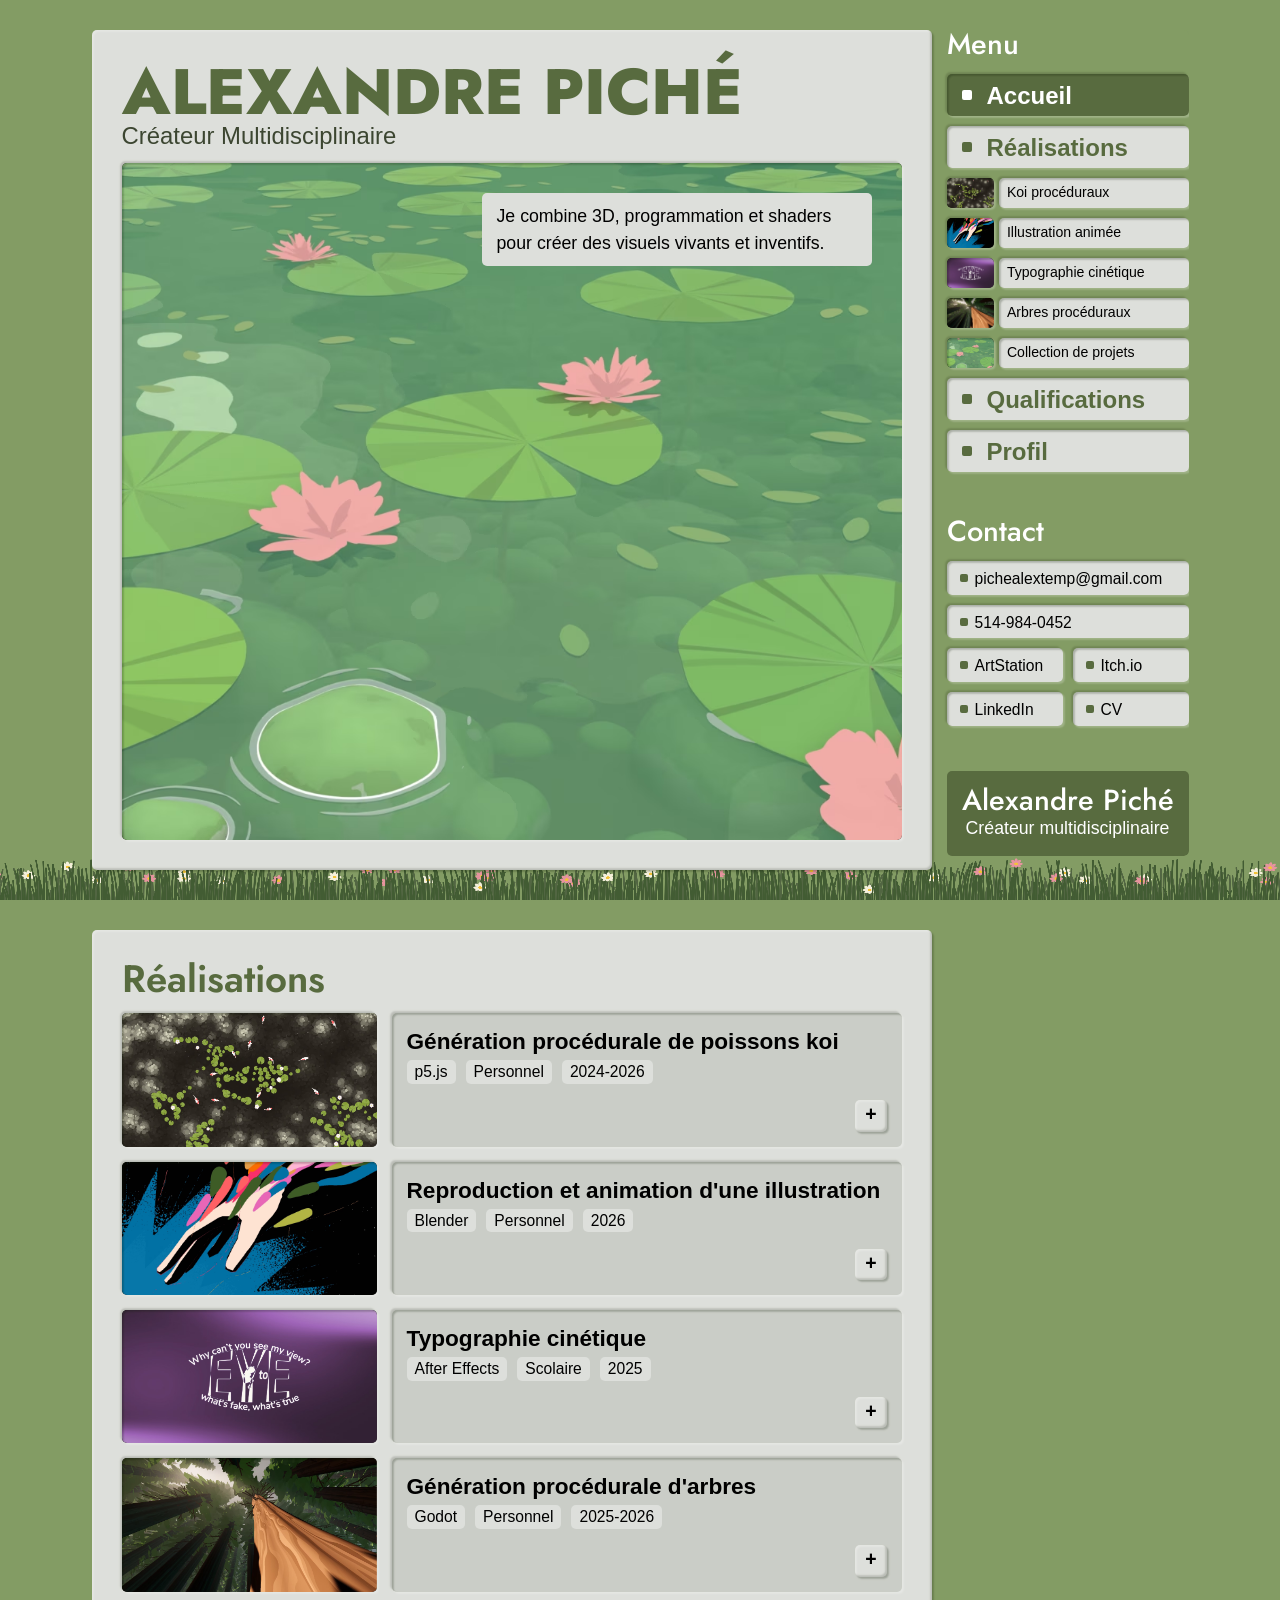
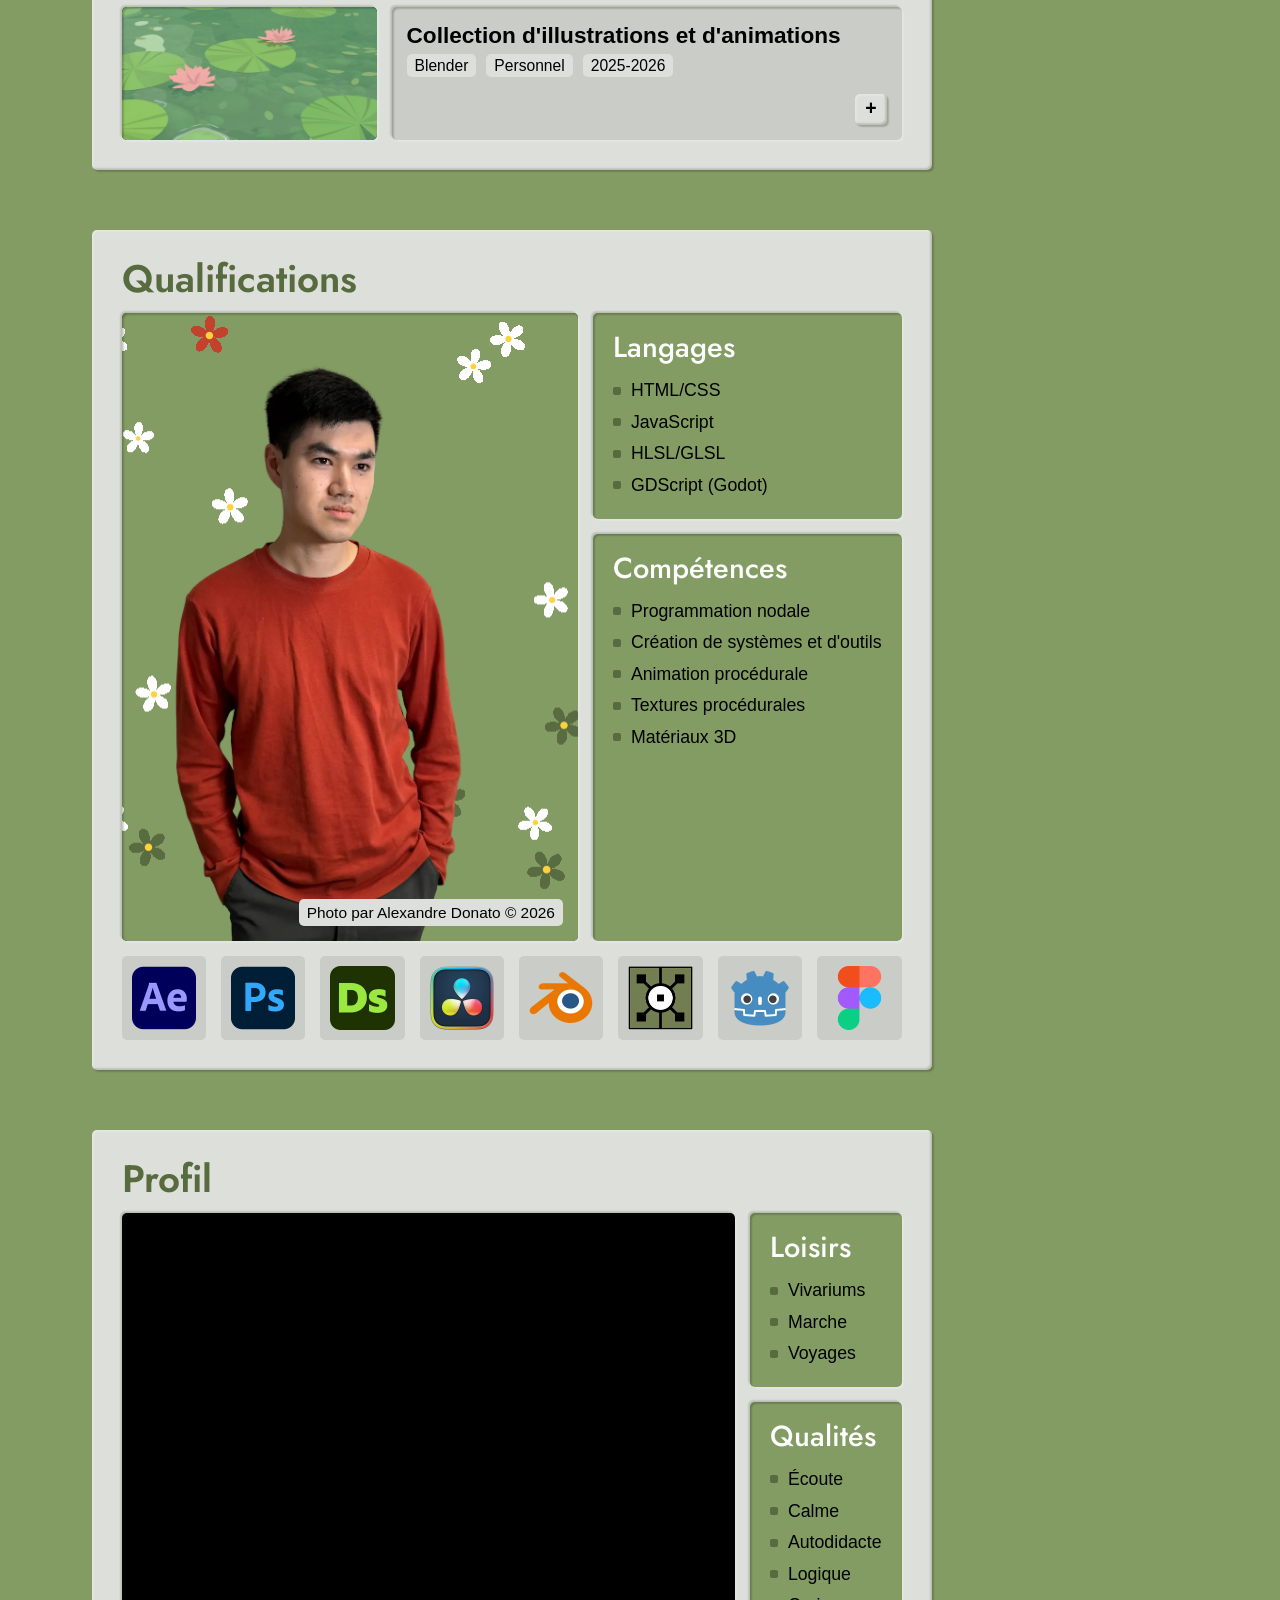
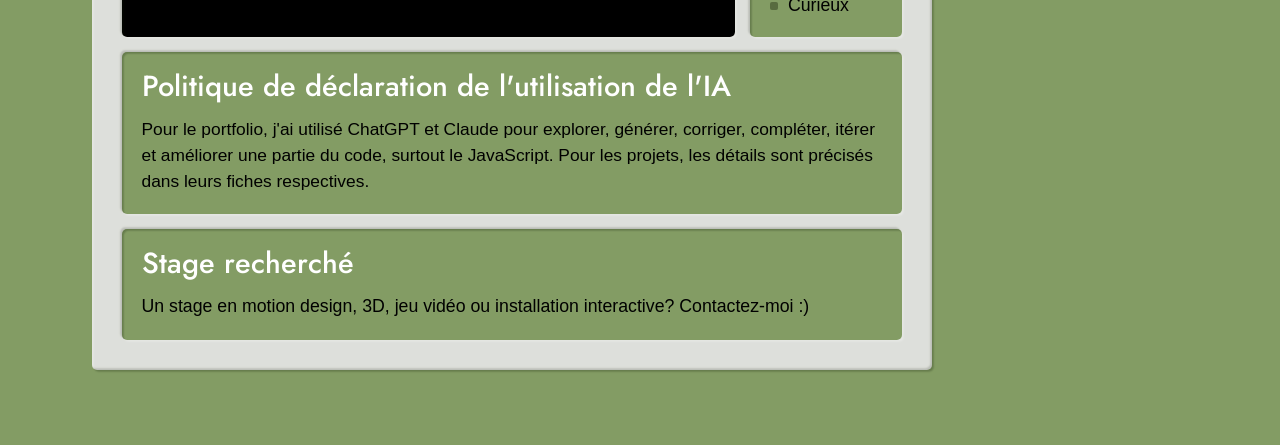
<file: index.html>
<!DOCTYPE html>
<html lang="fr">

<head>
    <meta charset="utf-8" />
    <meta name="viewport" content="width=device-width, initial-scale=1.0" />
    <meta name="description" content="Portfolio d'Alexandre Piché : 3D, programmation et shaders pour des visuels vivants et créatifs.">

    <link rel="shortcut icon" href="./assets/favicon.ico" type="image/x-icon">
    <title>Alexandre Piché | Portfolio</title>

    <link rel="stylesheet" href="styles/main.css" />
    <script src="scripts/main.js" defer></script>

    <!-- Google tag (gtag.js) -->
    <script async src="https://www.googletagmanager.com/gtag/js?id=G-7ZGXEPT9YJ"></script>
    <script>
        window.dataLayer = window.dataLayer || [];

        function gtag() {
            dataLayer.push(arguments);
        }
        gtag('js', new Date());

        gtag('config', 'G-7ZGXEPT9YJ');
    </script>

</head>

<body>
    <canvas class="behind fixed" data-shader="assets/shaders/grass.frag" data-seed="1"></canvas>

    <div class="container">
        <header class="header">

            <div class="menu-toggle__container">
                <input type="checkbox" id="menu-toggle" name="menu-toggle" />
                <label for="menu-toggle" aria-label="Menu"></label>
            </div>
            <div class="header__content">


                <nav class="nav__main">
                    <h3>Menu</h3>
                    <ul>
                        <li><a href="./index.html#home" class="button">Accueil</a></li>
                        <li><a href="./index.html#projects" class="button">Réalisations</a></li>
                        <li>



                            <ul class="nav__projects">

                                <li>
                                    <a href="./01_koi.html" class="">
                                        <div class="img__container debossed">
                                            <img src="./assets/images/koi/koi.avif" alt="Koi procéduraux">
                                        </div>
                                        <p class="debossed">Koi procéduraux</p>
                                    </a>
                                </li>

                                <li>
                                    <a href="./02_hand.html" class="">
                                        <div class="img__container debossed">
                                            <img src="./assets/images/hand/hand_result.avif" alt="Illustration animée">
                                        </div>
                                        <p class="debossed">Illustration animée</p>
                                    </a>
                                </li>

                                <li>
                                    <a href="./03_typo.html" class="">
                                        <div class="img__container debossed">
                                            <img src="./assets/images/typo/typo_p2.avif" alt="Typographie cinétique">
                                        </div>
                                        <p class="debossed">Typographie cinétique</p>
                                    </a>
                                </li>

                                <li>
                                    <a href="./04_forest.html" class="">
                                        <div class="img__container debossed">
                                            <img src="./assets/images/forest/forest.avif" alt="Arbres procéduraux">
                                        </div>
                                        <p class="debossed">Arbres procéduraux</p>
                                    </a>
                                </li>

                                <li>
                                    <a href="./05_collection.html" class="">
                                        <div class="img__container debossed">
                                            <img src="./assets/images/collection/lilypads.avif" alt="Collection de projets">
                                        </div>
                                        <p class="debossed">Collection de projets</p>
                                    </a>
                                </li>

                            </ul>

                        </li>
                        <li><a href="./index.html#about" class="button">Qualifications</a></li>
                        <li><a href="./index.html#video" class="button">Profil</a></li>
                    </ul>
                </nav>

                <nav class="nav__links">
                    <h3>Contact</h3>
                    <ul>
                        <li><a class="button" href="mailto:pichealextemp@gmail.com">pichealextemp@gmail.com</a></li>
                        <li><a class="button" href="tel:+15149840452">514-984-0452</a></li>

                        <div class="flex-row">
                            <div class="flex-column grow">

                                <li class="grow"><a class="button" href="https://www.artstation.com/alexandre-piche" target="_blank" rel="noopener">ArtStation</a>
                                </li>


                                <li class="grow"><a class="button" href="https://www.linkedin.com/in/alexandre-pich%C3%A9-bb35a5306/" target="_blank" rel="noopener">LinkedIn</a>
                                </li>

                            </div>

                            <div class="flex-column grow">

                                <li class="grow"><a class="button" href="https://alexandre-piche.itch.io/" target="_blank" rel="noopener">Itch.io</a>
                                </li>

                                <li class="grow"><a class="button" href="assets/cv_alexandre_piche.pdf" target="_blank" rel="noopener noreferrer">CV</a>
                                </li>

                            </div>
                        </div>



                    </ul>
                </nav>

                <div class="surface-sm">
                    <h3>Alexandre Piché</h3>
                    <p>Créateur multidisciplinaire</p>
                </div>

            </div>

        </header>


        <main class="main">


            <section id="home" class="square surface flex-column embossed">

                <div>
                    <h1>Alexandre Piché</h1>
                    <p class="subtitle">Créateur multidisciplinaire</p>
                </div>

                <div class="img__container debossed">
                    <img src="./assets/images/collection/lilypads.avif" alt="Hero" fetchpriority="high">
                    <p class="surface">Je combine 3D, programmation et shaders pour créer des visuels vivants et inventifs.</p>
                </div>



            </section>

            <section id="projects" class="projects square flex-column surface embossed">
                <h2 class="">Réalisations</h2>

                <div class="flex-column grow">

                    <a href="./01_koi.html" class="project grow">
                        <div class="img__container debossed">
                            <img src="./assets/images/koi/koi.avif" alt="Poissons koi">
                        </div>
                        <div class="subdivision flex-column debossed">
                            <p class="project_title">Génération procédurale de poissons koi</p>
                            <div class="tags">
                                <span class="">p5.js</span>
                                <span class="">Personnel</span>
                                <span class="">2024-2026</span>
                            </div>
                            <div class="visit embossed">+</div>
                        </div>
                    </a>

                    <a href="./02_hand.html" class="project grow">
                        <div class="img__container debossed">
                            <img src="./assets/images/hand/hand_result.avif" alt="Illustration de main">
                        </div>
                        <div class="subdivision flex-column debossed">
                            <p class="project_title">Reproduction et animation d'une illustration</p>
                            <div class="tags">
                                <span class="">Blender</span>
                                <span class="">Personnel</span>
                                <span class="">2026</span>
                            </div>
                            <div class="visit embossed">+</div>
                        </div>
                    </a>

                    <a href="./03_typo.html" class="project grow">
                        <div class="img__container debossed">
                            <img src="./assets/images/typo/typo_p2.avif" alt="Capture d'écran de l'animation">
                        </div>
                        <div class="subdivision flex-column debossed">
                            <p class="project_title">Typographie cinétique</p>
                            <div class="tags">
                                <span class="">After Effects</span>
                                <span class="">Scolaire</span>
                                <span class="">2025</span>
                            </div>
                            <div class="visit embossed">+</div>
                        </div>
                    </a>

                    <a href="./04_forest.html" class="project grow">
                        <div class="img__container debossed">
                            <img src="./assets/images/forest/forest.avif" alt="Arbres">
                        </div>
                        <div class="subdivision flex-column debossed">
                            <p class="project_title">Génération procédurale d'arbres</p>
                            <div class="tags">
                                <span class="">Godot</span>
                                <span class="">Personnel</span>
                                <span class="">2025-2026</span>
                            </div>
                            <div class="visit embossed">+</div>
                        </div>
                    </a>

                    <a href="./05_collection.html" class="project grow">
                        <div class="img__container debossed">
                            <img src="./assets/images/collection/lilypads.avif" alt="Étang">
                        </div>
                        <div class="subdivision flex-column debossed">
                            <p class="project_title">Collection d'illustrations et d'animations</p>
                            <div class="tags">
                                <span class="">Blender</span>
                                <span class="">Personnel</span>
                                <span class="">2025-2026</span>
                            </div>
                            <div class="visit embossed">+</div>
                        </div>
                    </a>
                </div>

            </section>

            <section id="about" class="about square flex-column surface embossed">
                <h2>Qualifications</h2>
                <div class="flex-column grow">

                    <div class="flex-row grow sm-column">

                        <div class="img__container grow debossed">
                            <img src="./assets/images/portrait_transparent.webp" alt="Portrait">
                            <p class="legend">Photo par Alexandre Donato © 2026</p>
                            <canvas class="behind" data-shader="assets/shaders/flowers.frag"></canvas>
                        </div>


                        <div class="flex-column">

                            <div class="subdivision debossed">
                                <h3>Langages</h3>
                                <ul>
                                    <li>HTML/CSS</li>
                                    <li>JavaScript</li>
                                    <li>HLSL/GLSL</li>
                                    <li>GDScript (Godot)</li>
                                </ul>
                            </div>

                            <div class="subdivision grow debossed">
                                <h3>Compétences</h3>
                                <ul>
                                    <li>Programmation nodale</li>
                                    <li>Création de systèmes et d'outils</li>
                                    <li>Animation procédurale</li>
                                    <li>Textures procédurales</li>
                                    <li>Matériaux 3D</li>
                                </ul>
                            </div>

                        </div>


                    </div>

                    <div class="software__container">
                        <div class="" title="After Effects"><img src="./assets/images/logos/logo_ae.webp" alt="After Effects"></div>
                        <div class="" title="Photoshop"><img src="./assets/images/logos/logo_ps.webp" alt="Photoshop"></div>
                        <div class="" title="Substance 3D Designer"><img src="./assets/images/logos/logo_ds.webp" alt="Substance 3D Designer"></div>
                        <div class="" title="DaVinci Resolve"><img src="./assets/images/logos/logo_dv.webp" alt="DaVinci Resolve">
                        </div>
                        <div class="" title="Blender"><img src="./assets/images/logos/logo_bl.webp" alt="Blender"></div>
                        <div class="" title="Touch Designer"><img src="./assets/images/logos/logo_td.webp" alt="Touch Designer">
                        </div>
                        <div class="" title="Godot"><img src="./assets/images/logos/logo_gd.webp" alt="Godot"></div>
                        <div class="" title="Figma"><img src="./assets/images/logos/logo_fg.webp" alt="Figma"></div>
                    </div>
                </div>
            </section>

            <section id="video" class="square flex-column sm-adjustable surface embossed">
                <h2>Profil</h2>
                <div class="flex-column grow">
                    <div class="flex-row grow sm-column">

                        <div class="img__container debossed">
                            <iframe src="https://www.youtube-nocookie.com/embed/xc_9J8kOmXs?si=qdQhiLiXyH1ihh4p" title="YouTube video player" frameborder="0" allow="accelerometer; autoplay; clipboard-write; encrypted-media; gyroscope; picture-in-picture; web-share" referrerpolicy="strict-origin-when-cross-origin" allowfullscreen></iframe>
                        </div>


                        <div class="flex-column short-row sm-row">
                            <div class="subdivision debossed">
                                <h3>Loisirs</h3>
                                <ul>
                                    <li>Vivariums</li>
                                    <li>Marche</li>
                                    <li>Voyages</li>
                                </ul>
                            </div>

                            <div class="subdivision grow debossed">
                                <h3>Qualités</h3>
                                <ul>
                                    <li>Écoute</li>
                                    <li>Calme</li>
                                    <li>Autodidacte</li>
                                    <li>Logique</li>
                                    <li>Curieux</li>
                                </ul>
                            </div>
                        </div>

                    </div>

                    <div class="flex-row">

                        <div class="subdivision debossed">
                            <h3>Politique de déclaration de l'utilisation de l'IA</h3>
                            <p class="small">Pour le portfolio, j'ai utilisé ChatGPT et Claude pour explorer, générer,
                                corriger,
                                compléter, itérer et améliorer une partie du code, surtout le JavaScript. Pour les projets, les
                                détails sont précisés dans leurs fiches respectives.
                            </p>
                        </div>

                    </div>

                    <div class="subdivision debossed">
                        <h3>Stage recherché</h3>
                        <p>Un stage en motion design, 3D, jeu vidéo ou installation interactive? Contactez-moi :)</p>
                    </div>


                </div>
            </section>



        </main>
    </div>
</body>

</html>
</file>
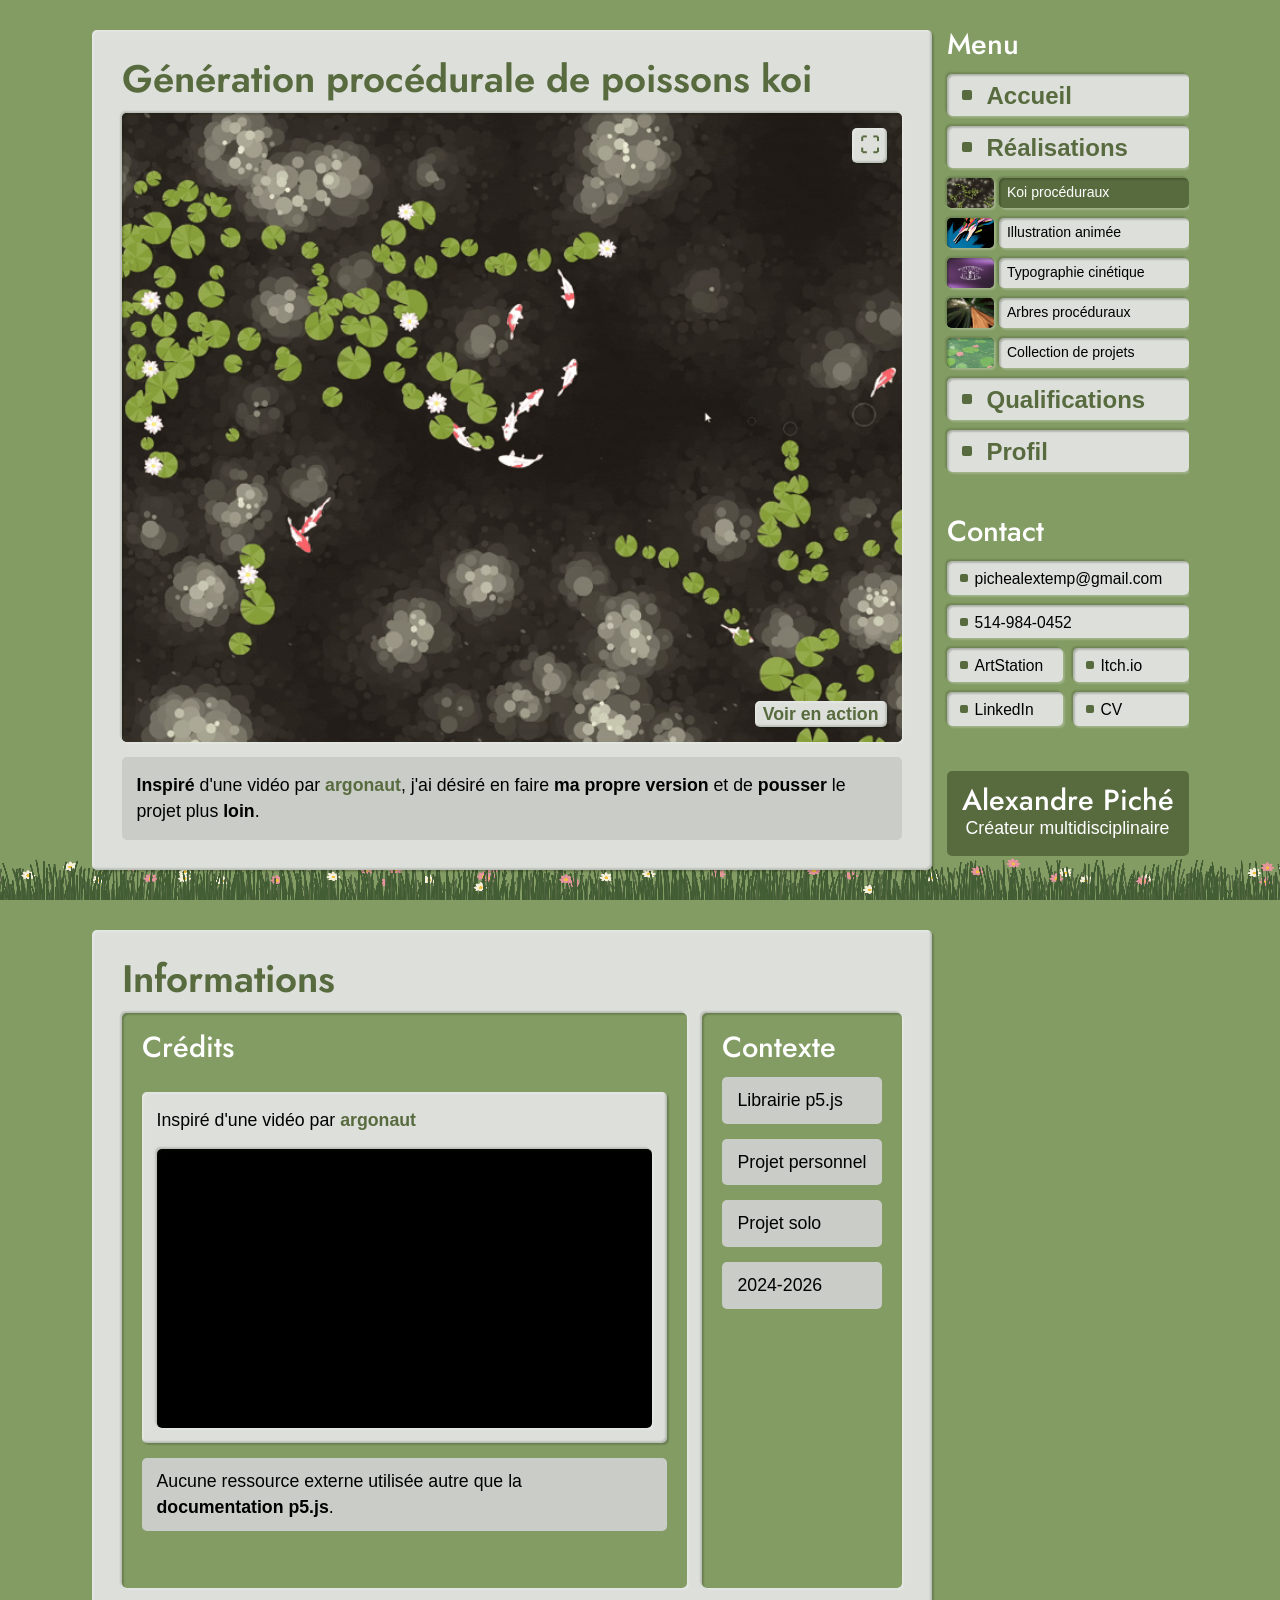
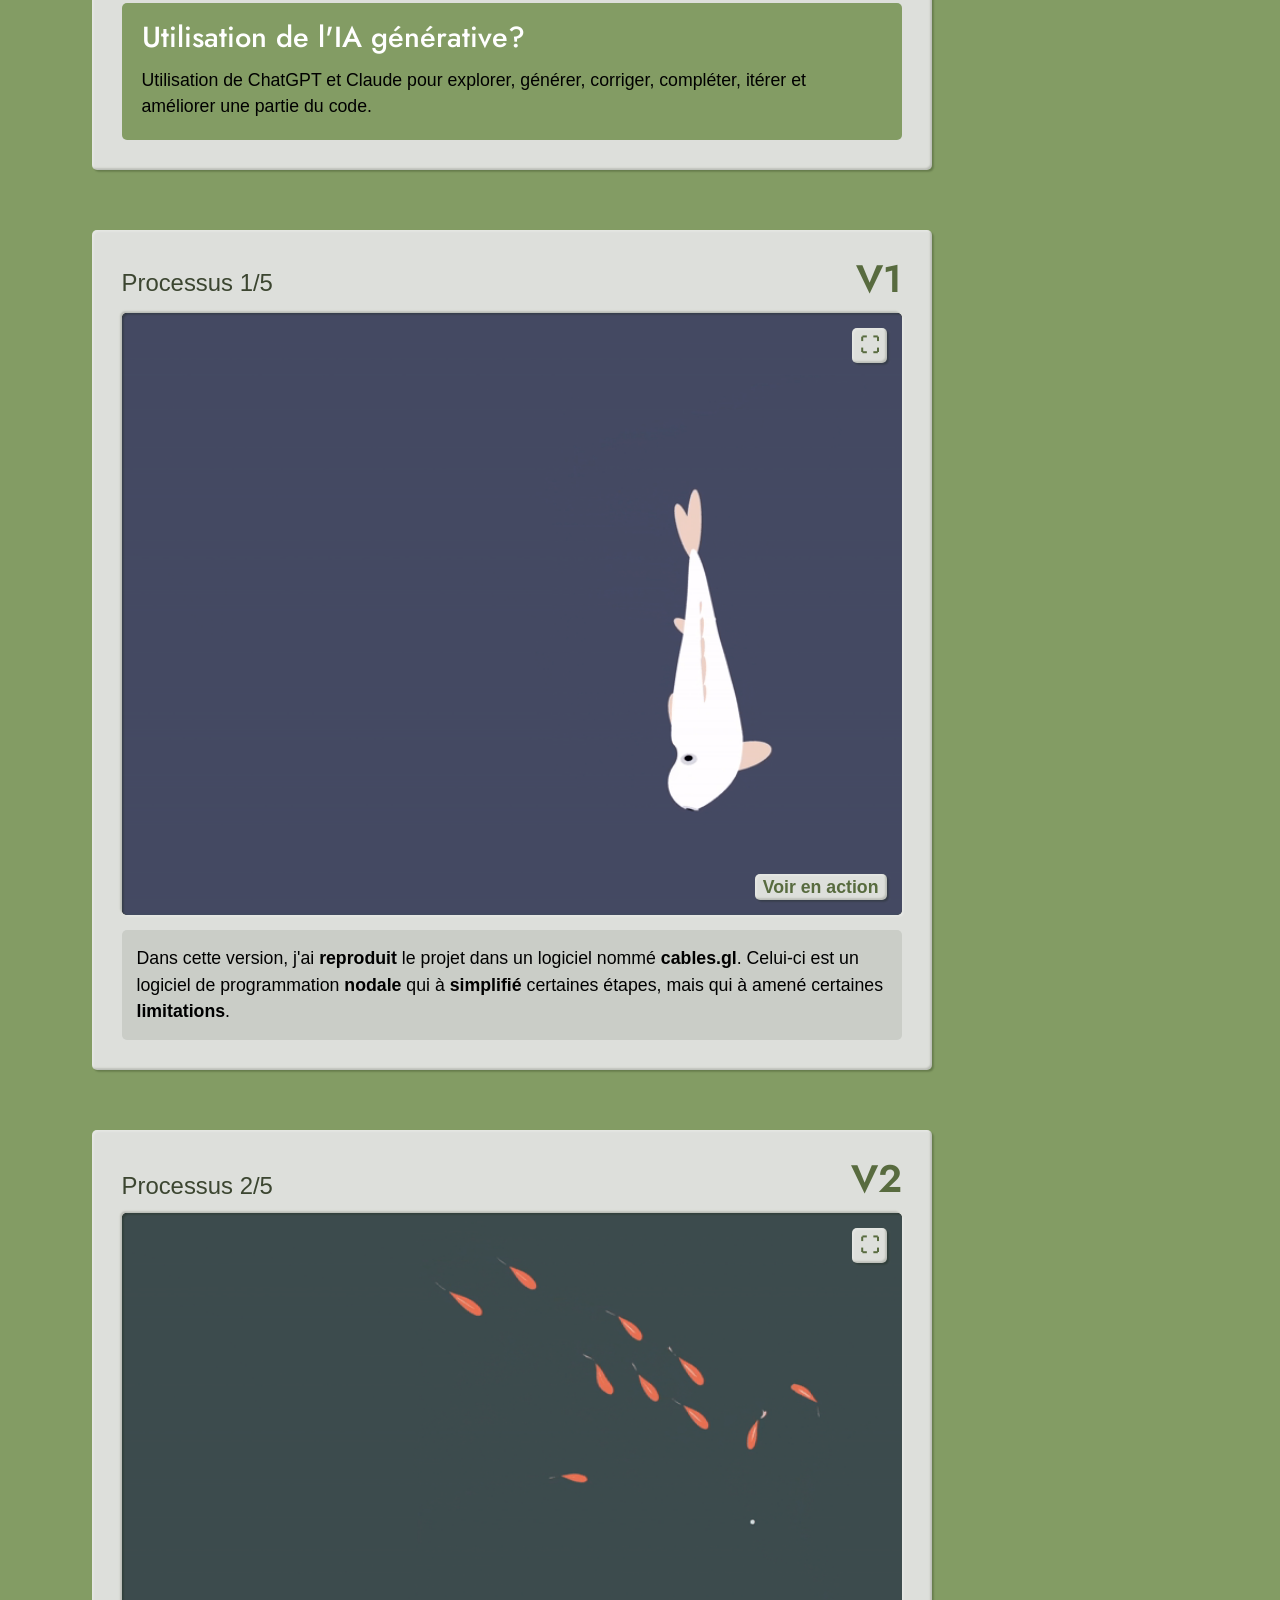
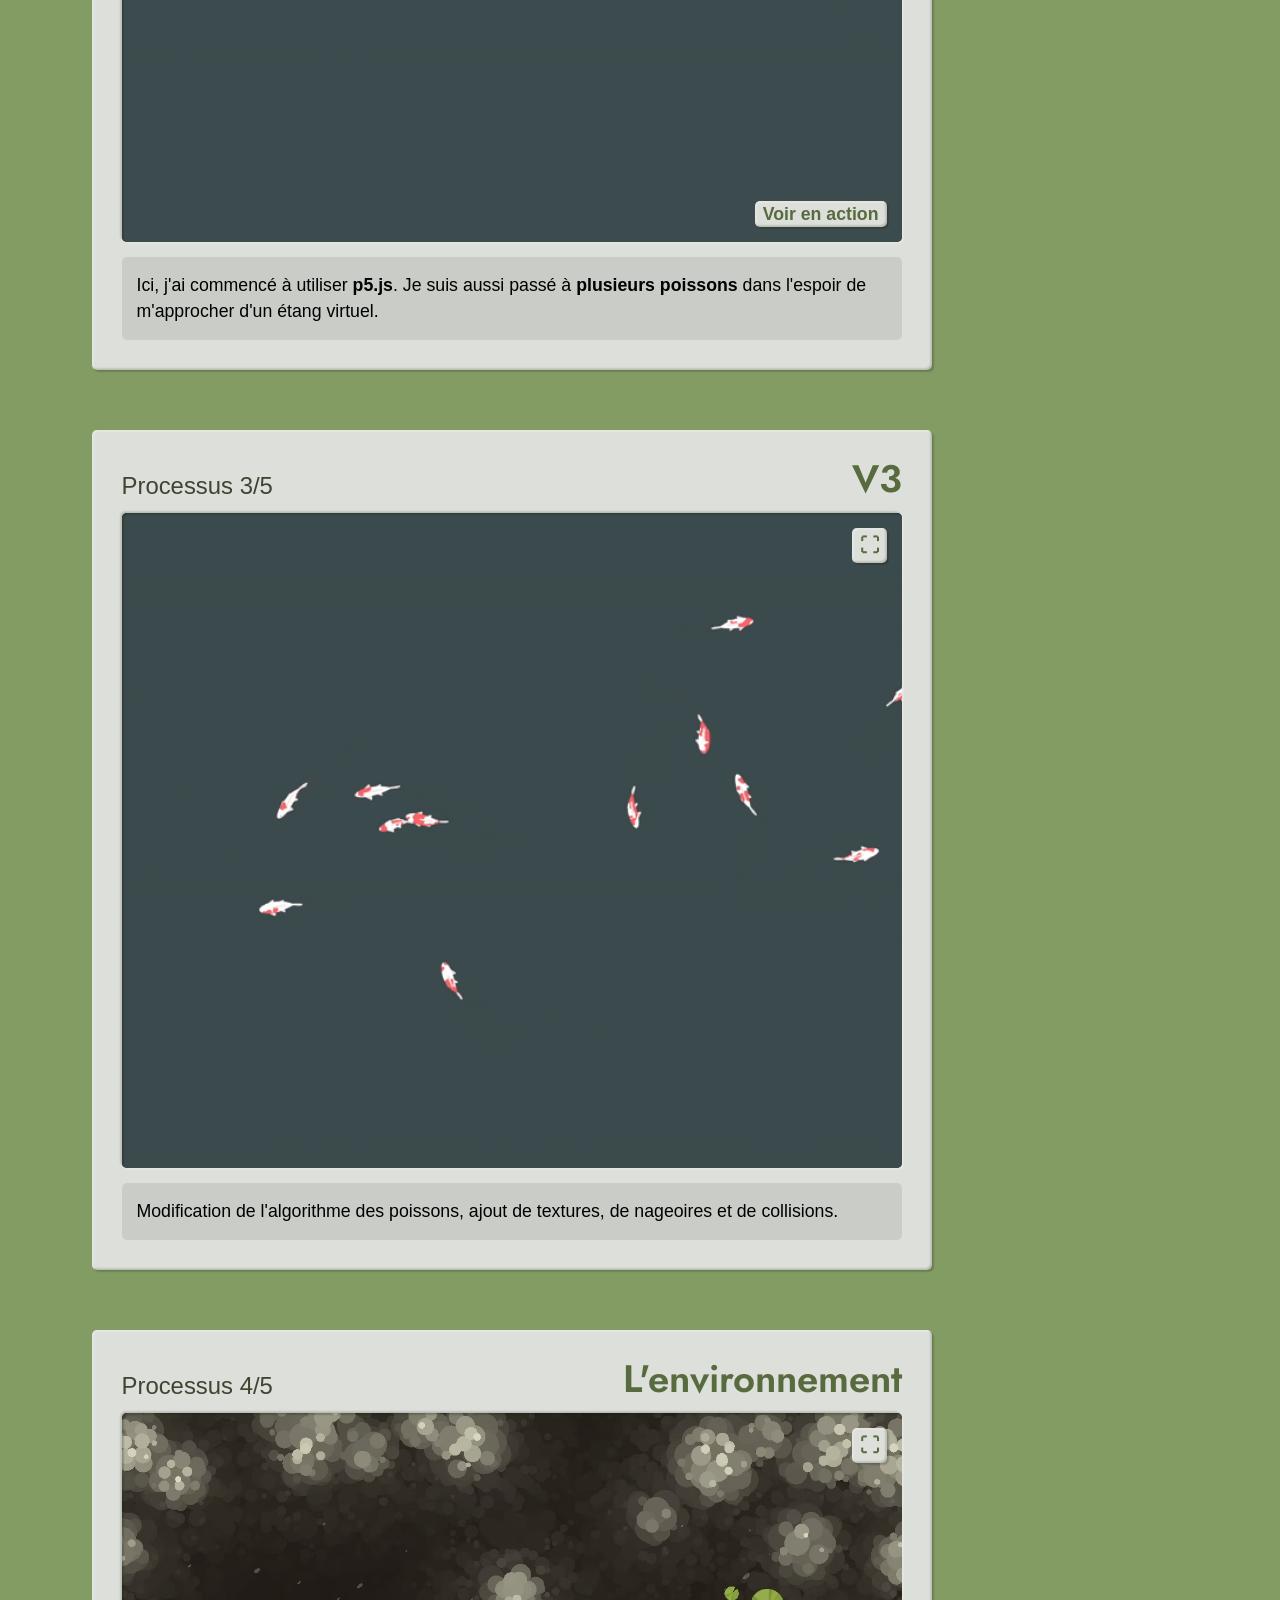
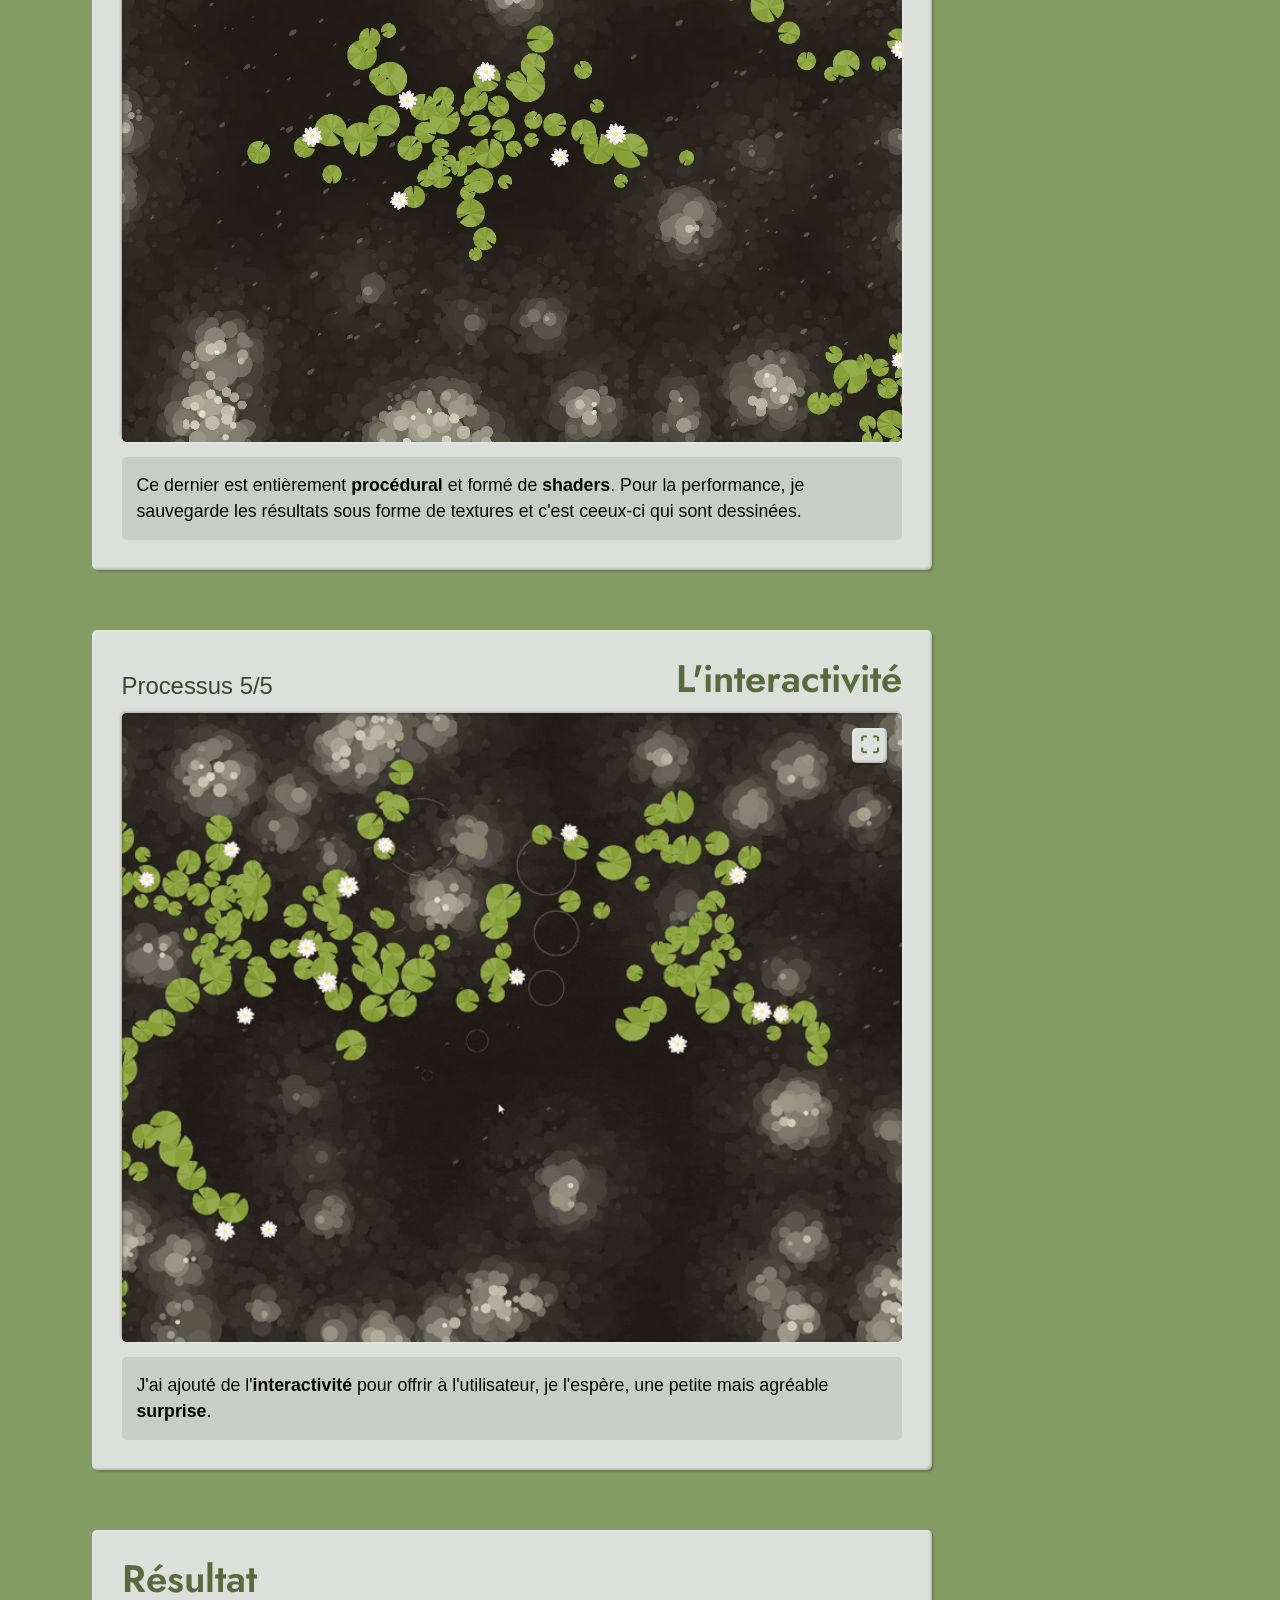
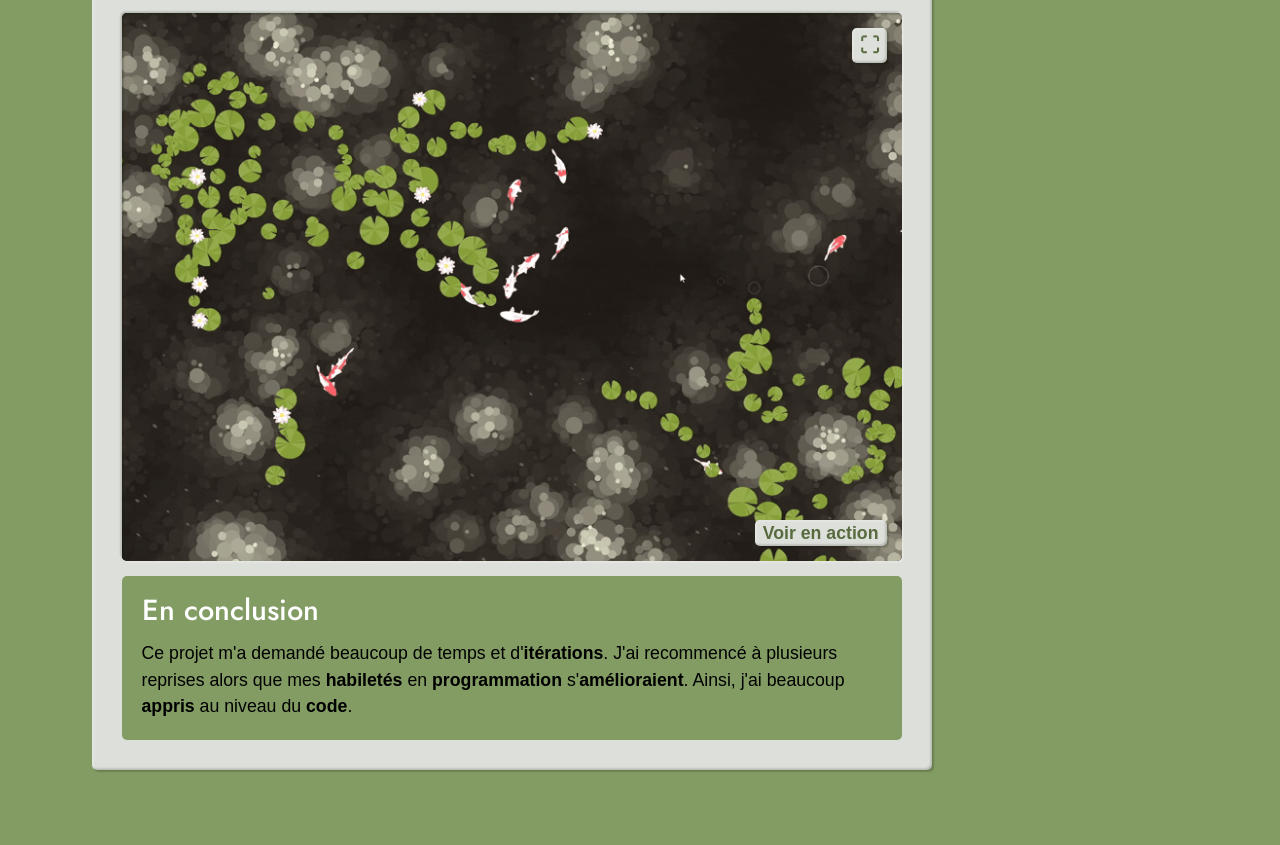
<file: 01_koi.html>
<!DOCTYPE html>
<html lang="fr">

<head>
    <meta charset="utf-8" />
    <meta name="viewport" content="width=device-width, initial-scale=1.0" />
    <meta name="description" content="Portfolio d'Alexandre Piché : 3D, programmation et shaders pour des visuels vivants et créatifs.">

    <link rel="shortcut icon" href="./assets/favicon.ico" type="image/x-icon">
    <title>Alexandre Piché | Portfolio</title>

    <link rel="stylesheet" href="styles/main.css" />
    <script src="scripts/main.js" defer></script>

    <!-- Google tag (gtag.js) -->
    <script async src="https://www.googletagmanager.com/gtag/js?id=G-7ZGXEPT9YJ"></script>
    <script>
        window.dataLayer = window.dataLayer || [];

        function gtag() {
            dataLayer.push(arguments);
        }
        gtag('js', new Date());

        gtag('config', 'G-7ZGXEPT9YJ');
    </script>

</head>

<body>
    <canvas class="behind fixed" data-shader="assets/shaders/grass.frag" data-seed="1"></canvas>

    <div class="container">
        <header class="header">

            <div class="menu-toggle__container">
                <input type="checkbox" id="menu-toggle" name="menu-toggle" />
                <label for="menu-toggle" aria-label="Menu"></label>
            </div>
            <div class="header__content">


                <nav class="nav__main">
                    <h3>Menu</h3>
                    <ul>
                        <li><a href="./index.html#home" class="button">Accueil</a></li>
                        <li><a href="./index.html#projects" class="button">Réalisations</a></li>
                        <li>



                            <ul class="nav__projects">

                                <li>
                                    <a href="./01_koi.html" class="active">
                                        <div class="img__container debossed">
                                            <img src="./assets/images/koi/koi.avif" alt="Koi procéduraux">
                                        </div>
                                        <p class="debossed">Koi procéduraux</p>
                                    </a>
                                </li>

                                <li>
                                    <a href="./02_hand.html" class="">
                                        <div class="img__container debossed">
                                            <img src="./assets/images/hand/hand_result.avif" alt="Illustration animée">
                                        </div>
                                        <p class="debossed">Illustration animée</p>
                                    </a>
                                </li>

                                <li>
                                    <a href="./03_typo.html" class="">
                                        <div class="img__container debossed">
                                            <img src="./assets/images/typo/typo_p2.avif" alt="Typographie cinétique">
                                        </div>
                                        <p class="debossed">Typographie cinétique</p>
                                    </a>
                                </li>

                                <li>
                                    <a href="./04_forest.html" class="">
                                        <div class="img__container debossed">
                                            <img src="./assets/images/forest/forest.avif" alt="Arbres procéduraux">
                                        </div>
                                        <p class="debossed">Arbres procéduraux</p>
                                    </a>
                                </li>

                                <li>
                                    <a href="./05_collection.html" class="">
                                        <div class="img__container debossed">
                                            <img src="./assets/images/collection/lilypads.avif" alt="Collection de projets">
                                        </div>
                                        <p class="debossed">Collection de projets</p>
                                    </a>
                                </li>

                            </ul>

                        </li>
                        <li><a href="./index.html#about" class="button">Qualifications</a></li>
                        <li><a href="./index.html#video" class="button">Profil</a></li>
                    </ul>
                </nav>

                <nav class="nav__links">
                    <h3>Contact</h3>
                    <ul>
                        <li><a class="button" href="mailto:pichealextemp@gmail.com">pichealextemp@gmail.com</a></li>
                        <li><a class="button" href="tel:+15149840452">514-984-0452</a></li>

                        <div class="flex-row">
                            <div class="flex-column grow">

                                <li class="grow"><a class="button" href="https://www.artstation.com/alexandre-piche" target="_blank" rel="noopener">ArtStation</a>
                                </li>


                                <li class="grow"><a class="button" href="https://www.linkedin.com/in/alexandre-pich%C3%A9-bb35a5306/" target="_blank" rel="noopener">LinkedIn</a>
                                </li>

                            </div>

                            <div class="flex-column grow">

                                <li class="grow"><a class="button" href="https://alexandre-piche.itch.io/" target="_blank" rel="noopener">Itch.io</a>
                                </li>

                                <li class="grow"><a class="button" href="assets/cv_alexandre_piche.pdf" target="_blank" rel="noopener noreferrer">CV</a>
                                </li>

                            </div>
                        </div>



                    </ul>
                </nav>

                <div class="surface-sm">
                    <h3>Alexandre Piché</h3>
                    <p>Créateur multidisciplinaire</p>
                </div>

            </div>

        </header>


        <main class="main">



            <section class="square surface embossed flex-column">

                <h2>Génération procédurale de poissons koi</h2>
                <div class="img__container debossed grow" data-viewable>
                    <img src="./assets/images/koi/koi_final.gif" alt="Résultat final" fetchpriority="high">
                    <p class="legend"><a href="https://pestobread.neocities.org/" target="_blank" rel="noopener">Voir en action</a>
                    </p>
                </div>

                <div class="surface-sm">
                    <p><strong>Inspiré</strong> d'une vidéo par <a href="https://www.youtube.com/@argonautcode" target="_blank" rel="noopener noreferrer">argonaut</a>, j'ai
                        désiré en faire
                        <strong>ma propre version</strong> et de <strong>pousser</strong> le projet
                        plus <strong>loin</strong>.
                    </p>
                </div>

            </section>

            <section class="square surface sm-adjustable embossed flex-column">

                <h2>Informations</h2>
                <div class="flex-row sm-column grow">
                    <div class="subdivision flex-column grow debossed">
                        <h3>Crédits</h3>
                        <div class="flex-column">
                            <div class="surface flex-column embossed">
                                <p>Inspiré d'une vidéo par <a href="https://www.youtube.com/@argonautcode" target="_blank" rel="noopener">argonaut</a>
                                </p>
                                <div class="img__container debossed">
                                    <iframe src="https://www.youtube-nocookie.com/embed/qlfh_rv6khY?si=lYyrI8sXJw5J9w74" title="YouTube video player" frameborder="0" allow="accelerometer; autoplay; clipboard-write; encrypted-media; gyroscope; picture-in-picture; web-share" referrerpolicy="strict-origin-when-cross-origin" allowfullscreen></iframe>
                                </div>
                            </div>
                            <div class="surface-xs">Aucune ressource externe utilisée autre que la <strong>documentation
                                    p5.js</strong>.</div>
                        </div>
                    </div>
                    <div class="subdivision debossed">
                        <h3>Contexte</h3>
                        <div class="flex-column nowrap">
                            <div class="surface-xs">Librairie p5.js</div>
                            <div class="surface-xs">Projet personnel</div>
                            <div class="surface-xs">Projet solo</div>
                            <div class="surface-xs">2024-2026</div>
                        </div>
                    </div>
                </div>
                <div class="subdivision">
                    <h3>Utilisation de l'IA générative?</h3>
                    <p>Utilisation de ChatGPT et Claude pour explorer, générer, corriger, compléter, itérer et améliorer une partie
                        du code.</p>
                </div>

            </section>

            <section class="square surface embossed flex-column">

                <div class="flex-row flex-space-between">
                    <p class="subtitle"><span class="sm-hide"><span class="sm-hide"></span>Processus </span></span>1/5</p>
                    <h2>V1</h2>
                </div>
                <div class="img__container debossed grow" data-viewable>
                    <img src="./assets/images/koi/koi_v1.gif" alt="V1 dans cables.gl">
                    <p class="legend"><a href="https://cables.gl/p/ocCn6p" target="_blank" rel="noopener">Voir en action</a></p>
                </div>

                <div class="surface-sm">
                    <p>Dans cette version, j'ai <strong>reproduit</strong> le projet dans un logiciel nommé
                        <strong>cables.gl</strong>. Celui-ci
                        est un logiciel de programmation <strong>nodale</strong> qui à <strong>simplifié</strong> certaines étapes,
                        mais qui à amené certaines
                        <strong>limitations</strong>.
                    </p>
                </div>

            </section>

            <section class="square surface embossed flex-column">

                <div class="flex-row flex-space-between">
                    <p class="subtitle"><span class="sm-hide">Processus </span>2/5</p>
                    <h2>V2</h2>
                </div>
                <div class="img__container debossed grow" data-viewable>
                    <img src="./assets/images/koi/koi_v2.gif" alt="V2 avec p5.js">
                    <p class="legend"><a href="https://aijs-code-editor-user-content.web.app/x1LcBxHN0qRTQJL6npSauGfom913/Projects/%F0%9F%90%A0_v.7/index.html" target="_blank" rel="noopener">Voir en action</a></p>
                </div>

                <div class="surface-sm">
                    <p>Ici, j'ai commencé à utiliser <strong>p5.js</strong>. Je suis aussi passé à <strong>plusieurs
                            poissons</strong> dans l'espoir de m'approcher d'un étang virtuel.</p>
                </div>

            </section>


            <section class="square surface embossed flex-column">

                <div class="flex-row flex-space-between">
                    <p class="subtitle"><span class="sm-hide">Processus </span>3/5</p>
                    <h2>V3</h2>
                </div>
                <div class="img__container debossed grow" data-viewable>
                    <img src="./assets/images/koi/koi_v3.gif" alt="Gif des poissons">
                </div>

                <div class="surface-sm">
                    <p>Modification de l'algorithme des poissons, ajout de textures, de nageoires et de collisions.</p>
                </div>

            </section>

            <section class="square surface embossed flex-column">

                <div class="flex-row flex-space-between">
                    <p class="subtitle"><span class="sm-hide">Processus </span>4/5</p>
                    <h2>L'environnement</h2>
                </div>
                <div class="img__container debossed grow" data-viewable>
                    <img src="./assets/images/koi/koi_environment.avif" alt="Image de l'environnement">
                </div>

                <div class="surface-sm">
                    <p>Ce dernier est entièrement <strong>procédural</strong> et formé de <strong>shaders</strong>. Pour la
                        performance, je sauvegarde les résultats sous
                        forme de textures et c'est ceeux-ci qui sont dessinées.</p>
                </div>

            </section>


            <section class="square surface embossed flex-column">

                <div class="flex-row flex-space-between">
                    <p class="subtitle"><span class="sm-hide">Processus </span>5/5</p>
                    <h2>L'interactivité</h2>
                </div>
                <div class="img__container debossed grow" data-viewable>
                    <img src="./assets/images/koi/koi_interaction.gif" alt="Gif interactivité">
                </div>

                <div class="surface-sm">
                    <p>J'ai ajouté de l'<strong>interactivité</strong> pour offrir à l'utilisateur, je l'espère, une petite mais
                        agréable <strong>surprise</strong>.</p>
                </div>

            </section>

            <section class="square surface embossed flex-column">

                <h2>Résultat</h2>

                <div class="img__container debossed grow" data-viewable>
                    <img src="./assets/images/koi/koi_final.gif" alt="Résultat final">
                    <p class="legend"><a href="https://pestobread.neocities.org/" target="_blank" rel="noopener">Voir en action</a>
                    </p>
                </div>

                <div class="subdivision">
                    <h3>En conclusion</h3>
                    <p>Ce projet m'a demandé beaucoup de temps et d'<strong>itérations</strong>. J'ai recommencé à plusieurs
                        reprises
                        alors que mes
                        <strong>habiletés</strong> en <strong>programmation</strong> s'<strong>amélioraient</strong>. Ainsi, j'ai
                        beaucoup
                        <strong>appris</strong> au niveau du <strong>code</strong>.
                    </p>
                </div>

            </section>

        </main>
    </div>
</body>

</html>
</file>
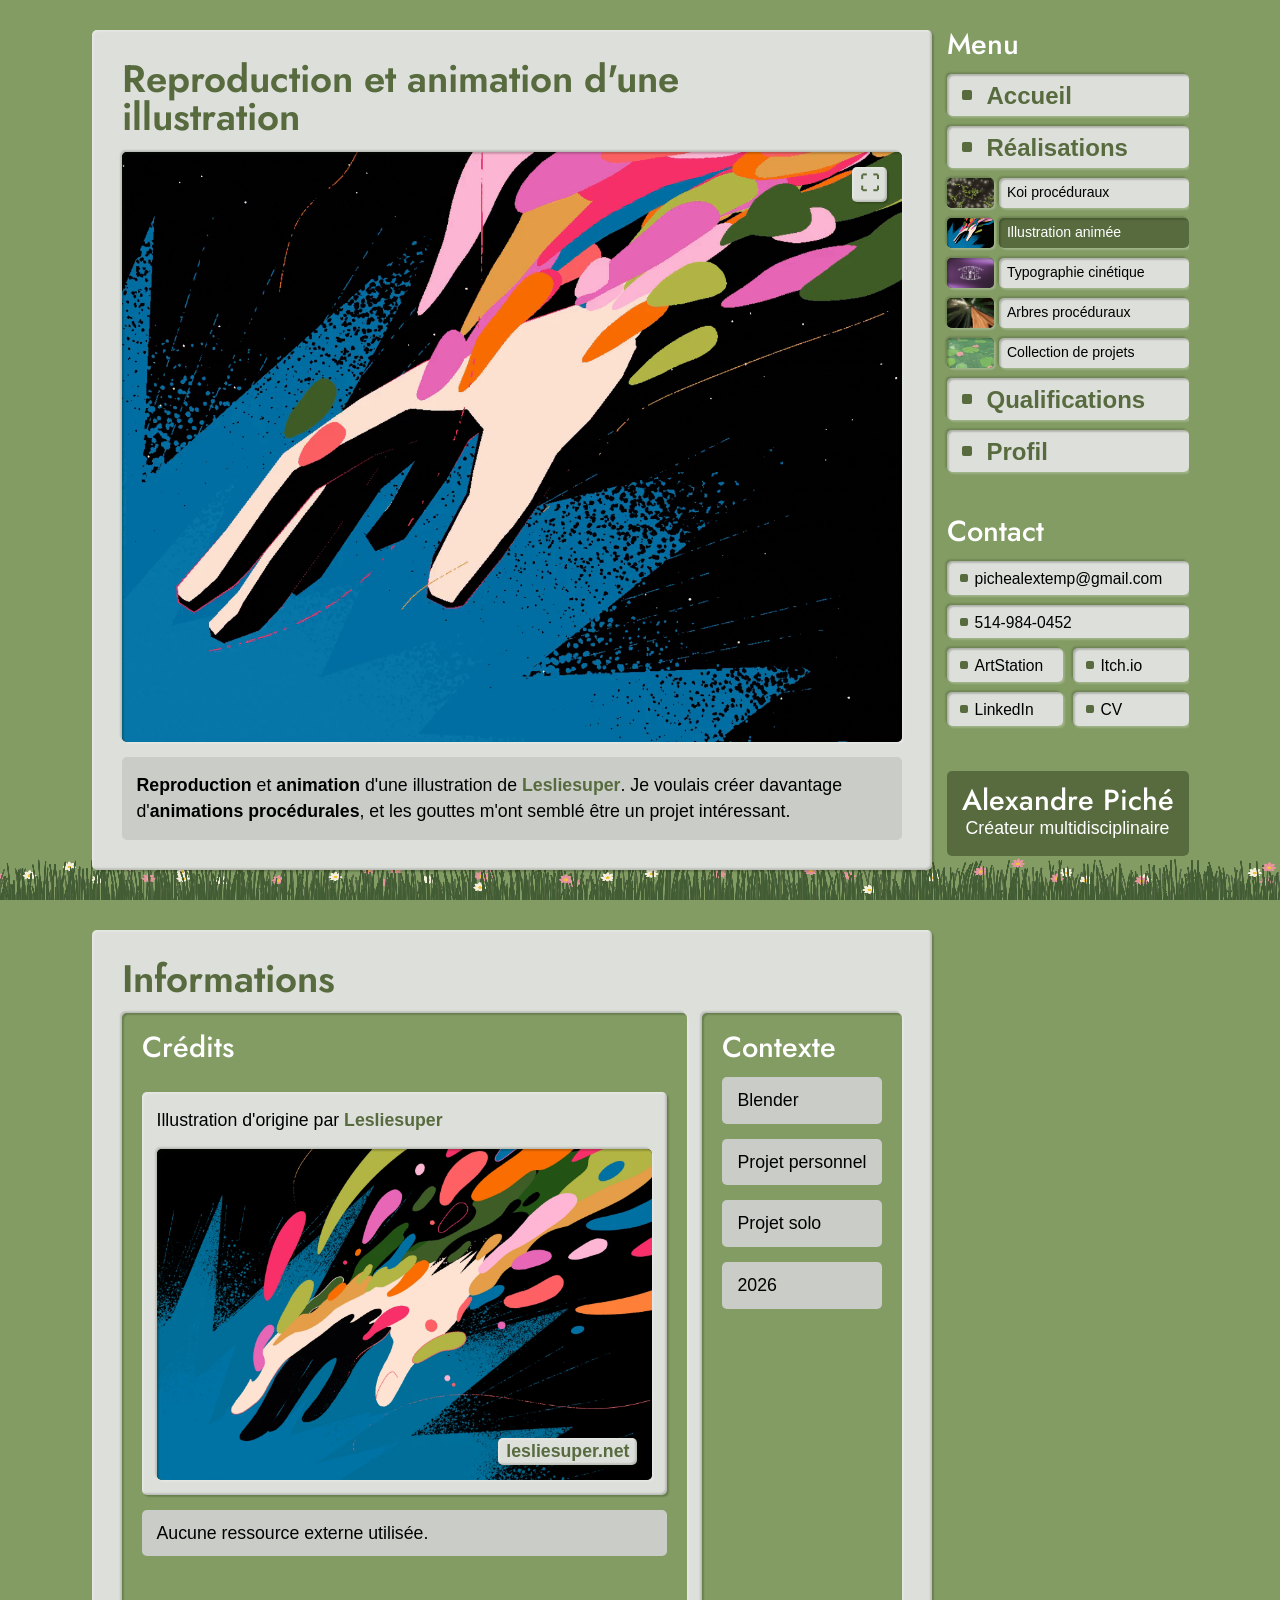
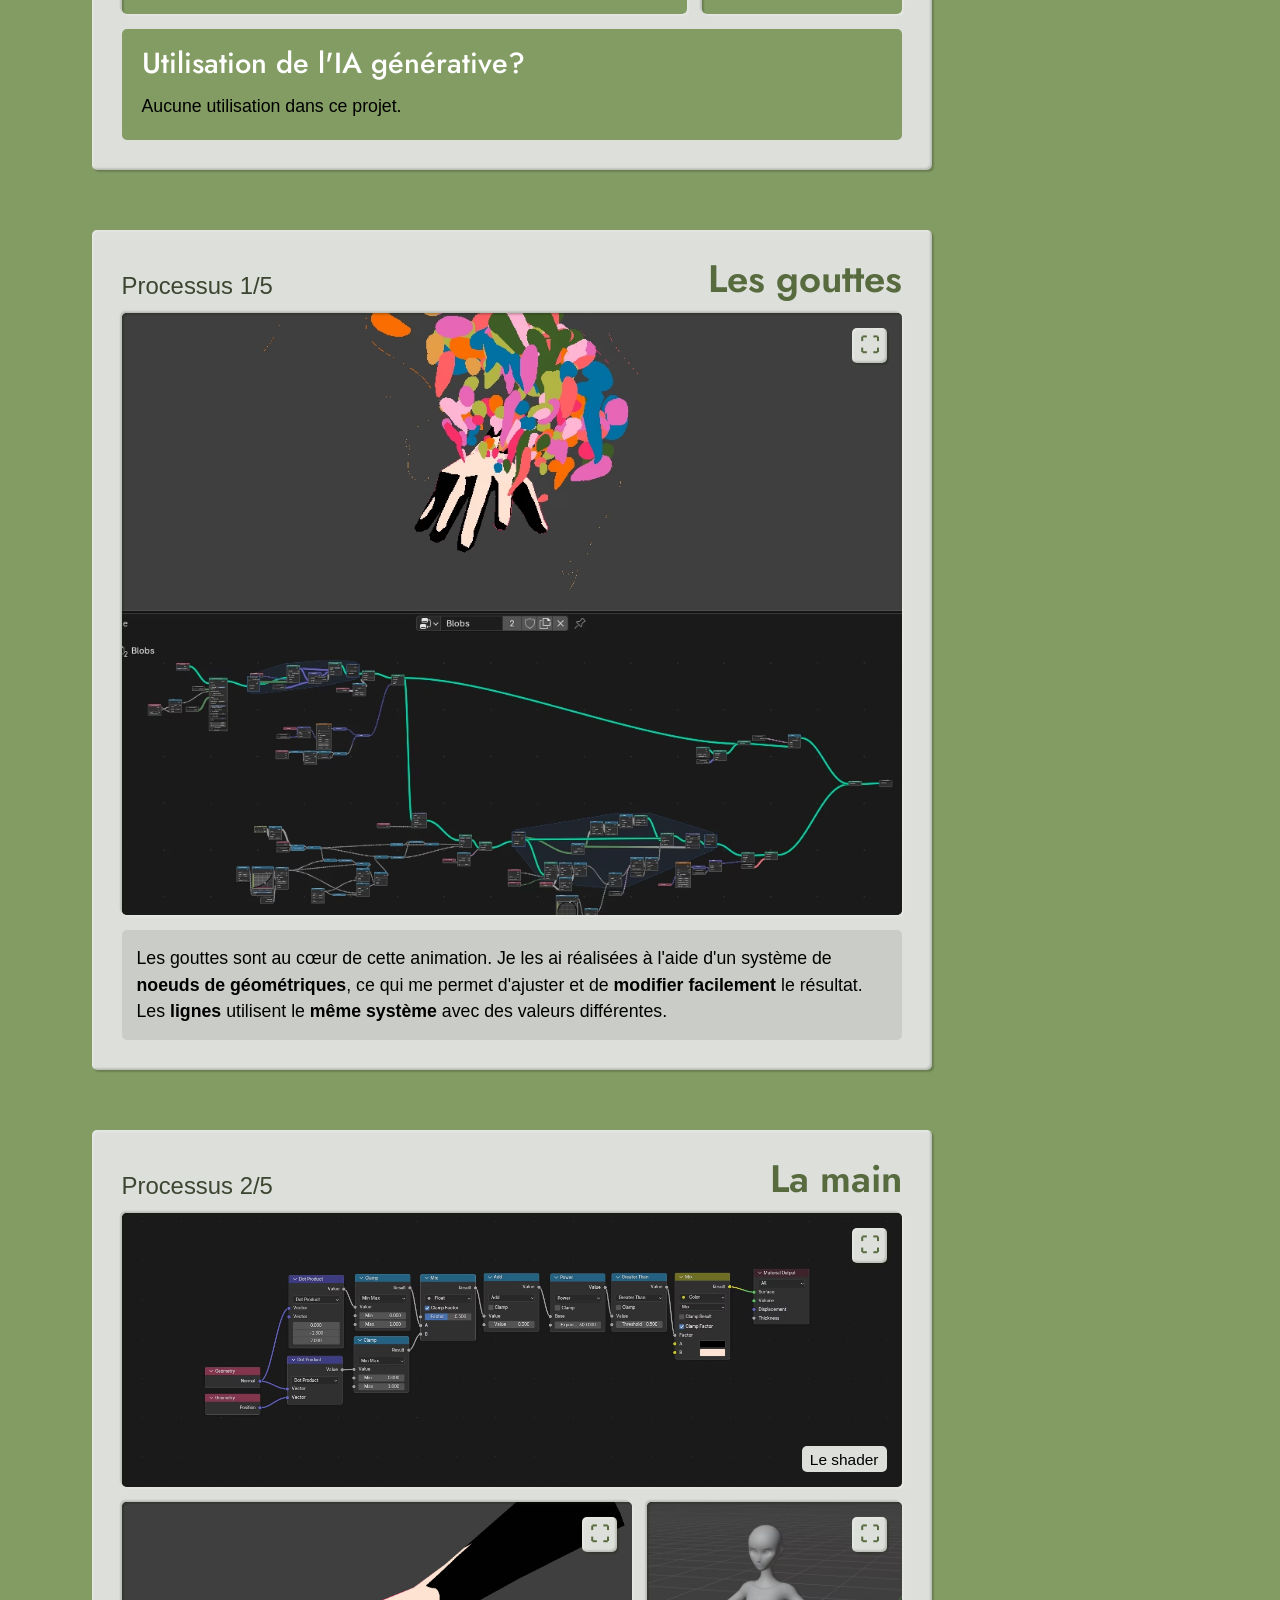
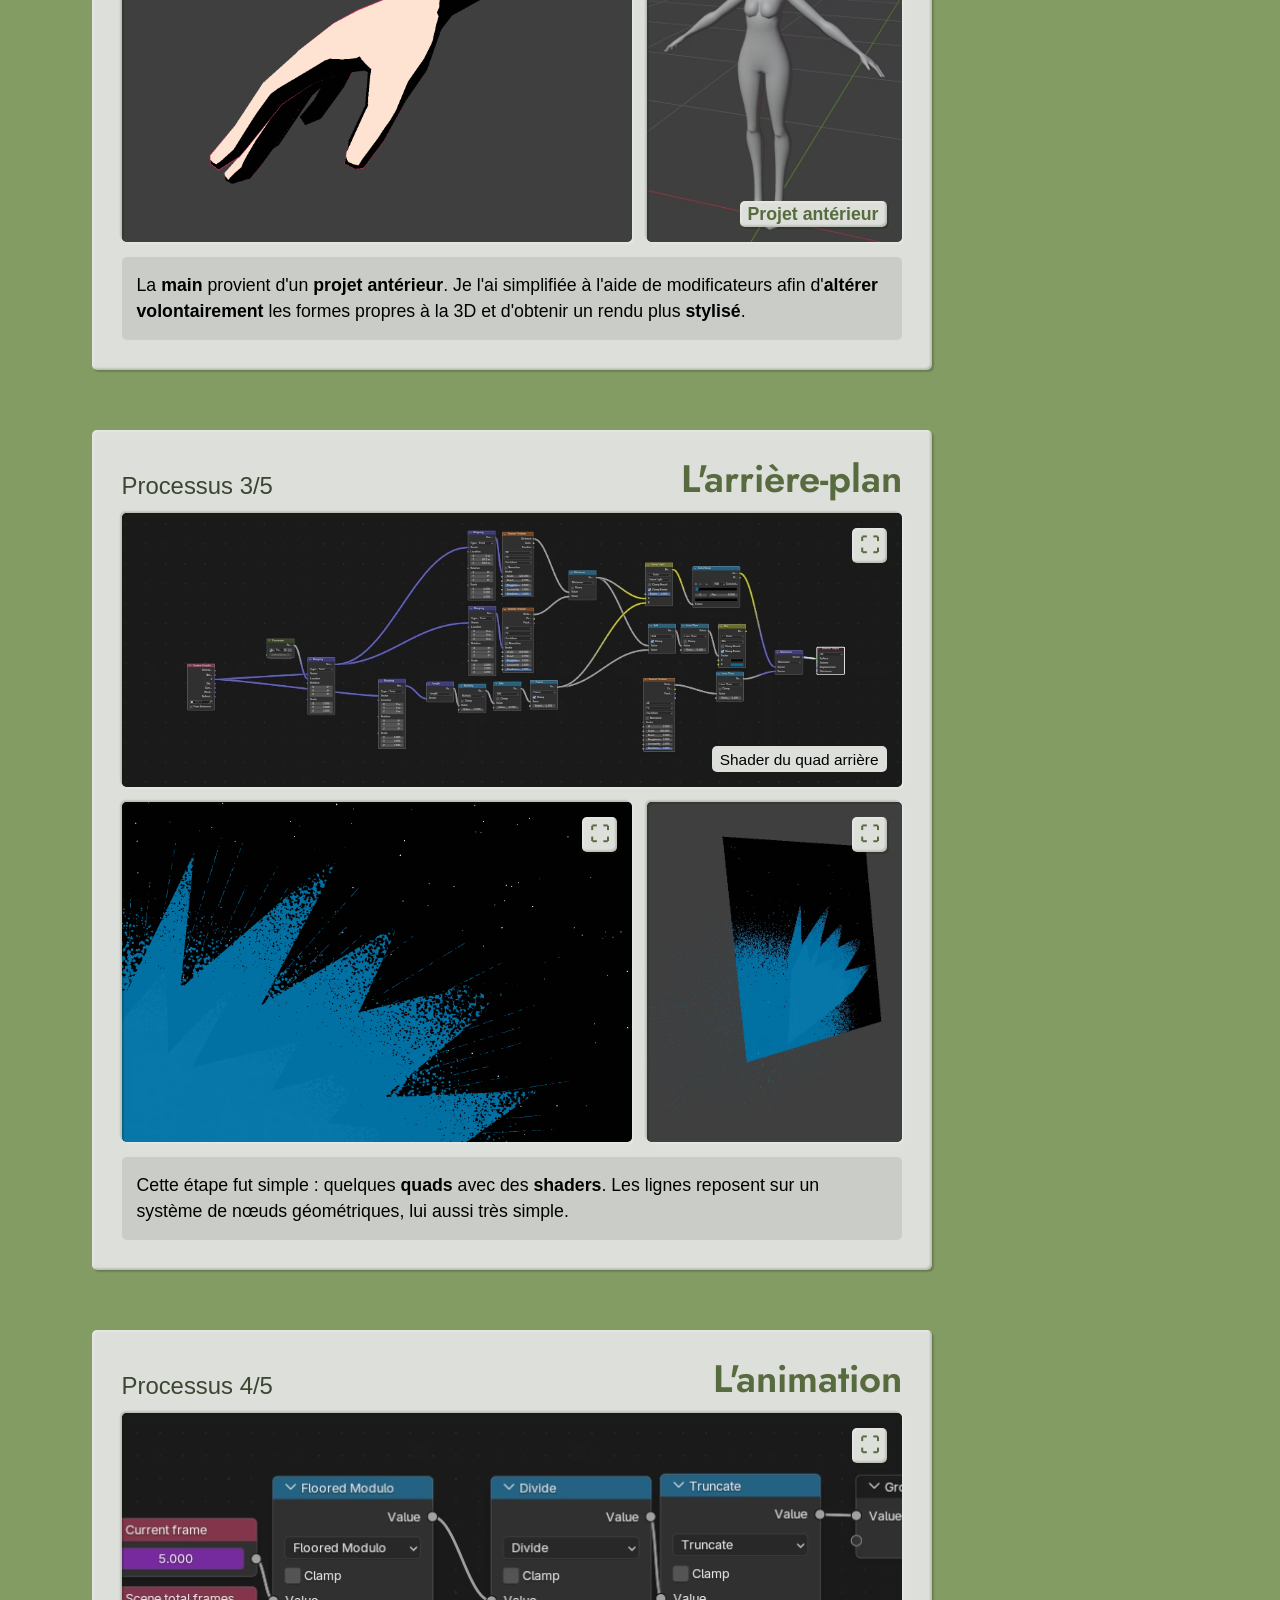
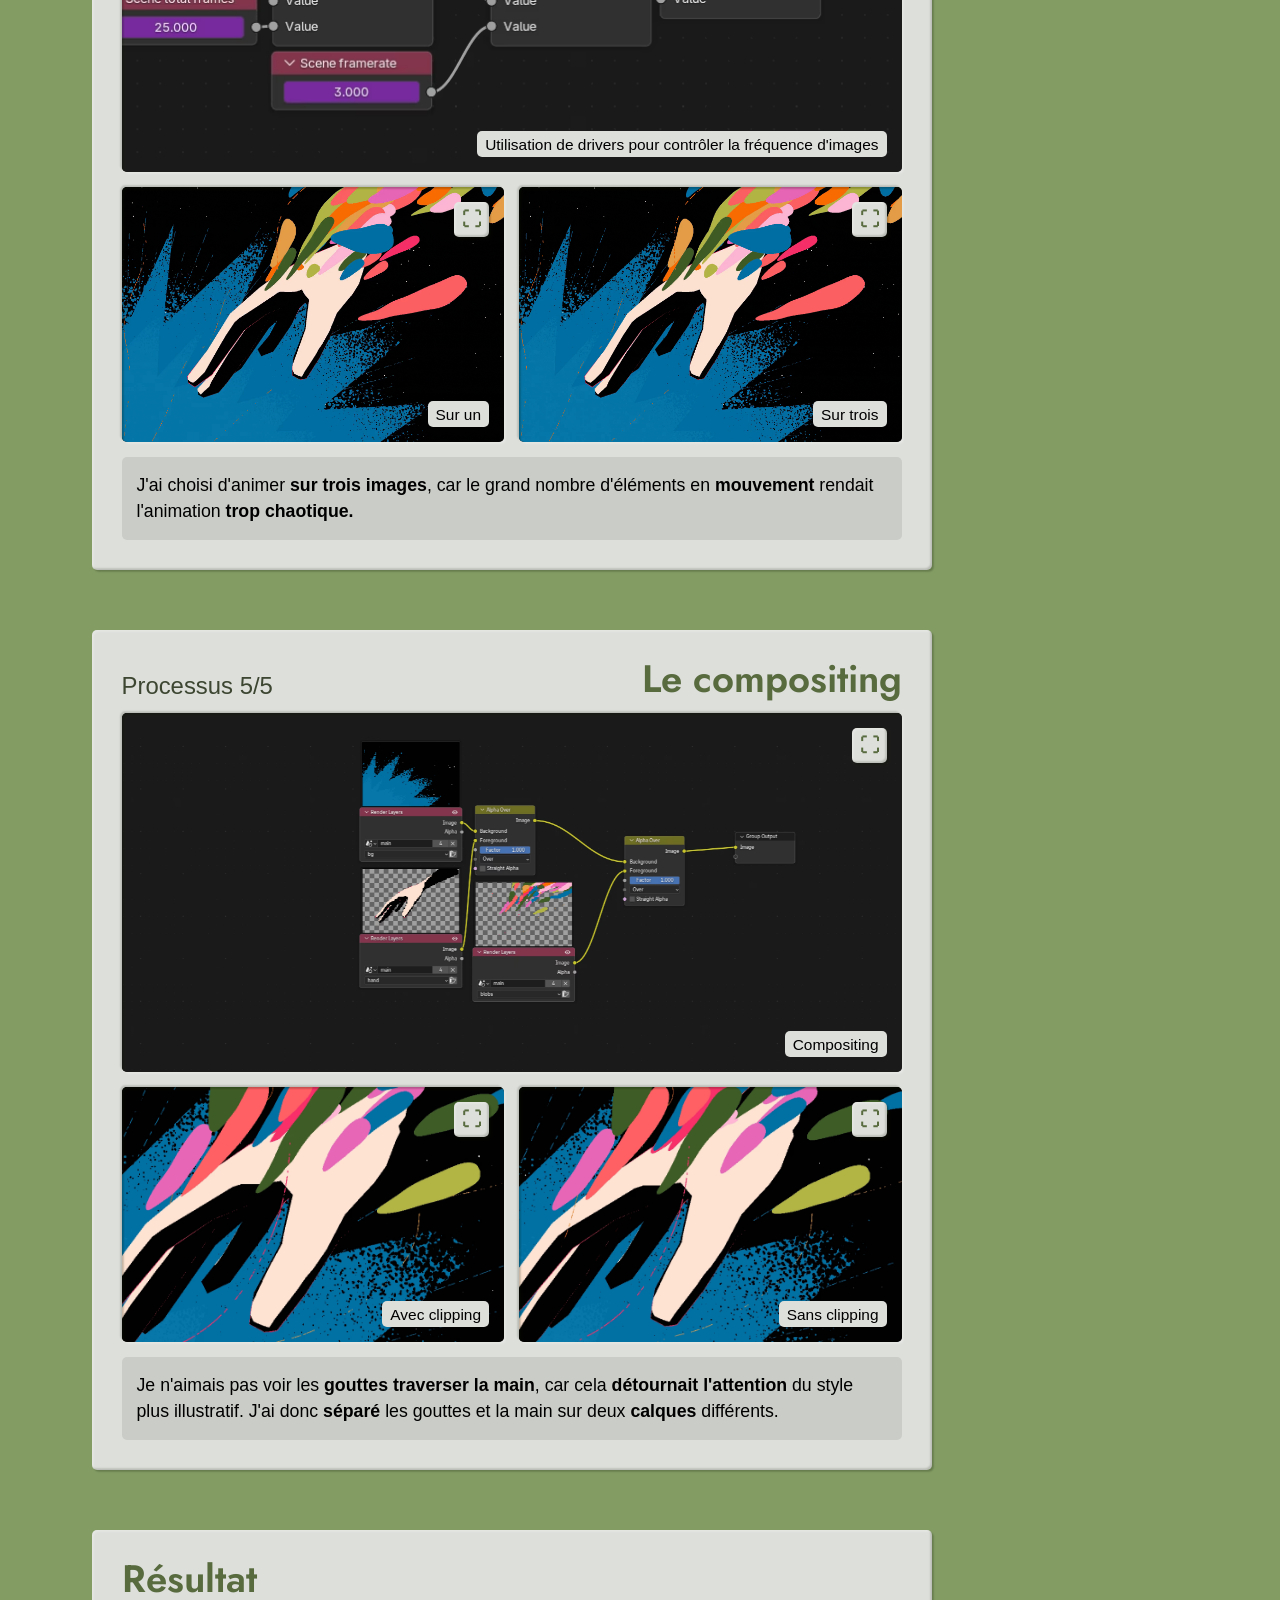
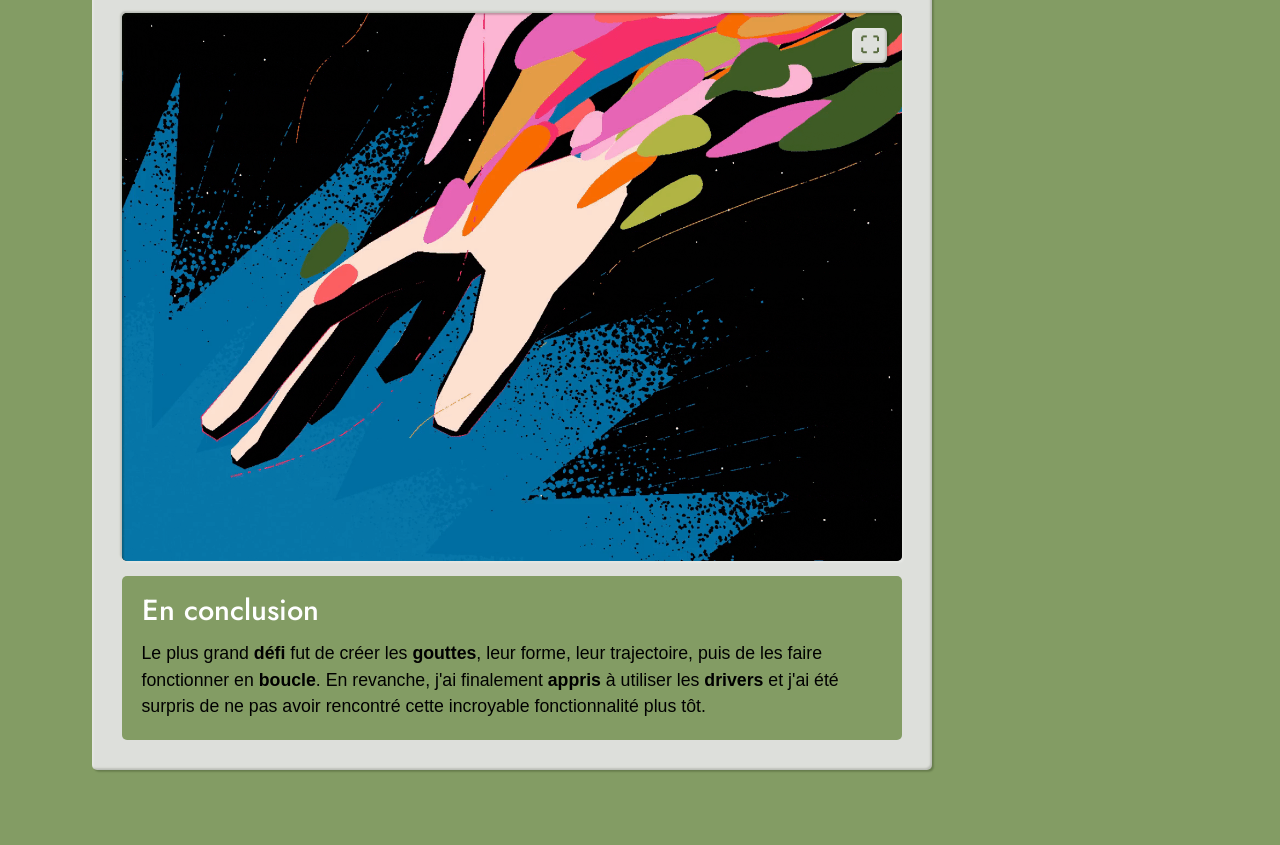
<file: 02_hand.html>
<!DOCTYPE html>
<html lang="fr">

<head>
    <meta charset="utf-8" />
    <meta name="viewport" content="width=device-width, initial-scale=1.0" />
    <meta name="description" content="Portfolio d'Alexandre Piché : 3D, programmation et shaders pour des visuels vivants et créatifs.">

    <link rel="shortcut icon" href="./assets/favicon.ico" type="image/x-icon">
    <title>Alexandre Piché | Portfolio</title>

    <link rel="stylesheet" href="styles/main.css" />
    <script src="scripts/main.js" defer></script>

    <!-- Google tag (gtag.js) -->
    <script async src="https://www.googletagmanager.com/gtag/js?id=G-7ZGXEPT9YJ"></script>
    <script>
        window.dataLayer = window.dataLayer || [];

        function gtag() {
            dataLayer.push(arguments);
        }
        gtag('js', new Date());

        gtag('config', 'G-7ZGXEPT9YJ');
    </script>

</head>

<body>
    <canvas class="behind fixed" data-shader="assets/shaders/grass.frag" data-seed="1"></canvas>

    <div class="container">
        <header class="header">

            <div class="menu-toggle__container">
                <input type="checkbox" id="menu-toggle" name="menu-toggle" />
                <label for="menu-toggle" aria-label="Menu"></label>
            </div>
            <div class="header__content">


                <nav class="nav__main">
                    <h3>Menu</h3>
                    <ul>
                        <li><a href="./index.html#home" class="button">Accueil</a></li>
                        <li><a href="./index.html#projects" class="button">Réalisations</a></li>
                        <li>



                            <ul class="nav__projects">

                                <li>
                                    <a href="./01_koi.html" class="">
                                        <div class="img__container debossed">
                                            <img src="./assets/images/koi/koi.avif" alt="Koi procéduraux">
                                        </div>
                                        <p class="debossed">Koi procéduraux</p>
                                    </a>
                                </li>

                                <li>
                                    <a href="./02_hand.html" class="active">
                                        <div class="img__container debossed">
                                            <img src="./assets/images/hand/hand_result.avif" alt="Illustration animée">
                                        </div>
                                        <p class="debossed">Illustration animée</p>
                                    </a>
                                </li>

                                <li>
                                    <a href="./03_typo.html" class="">
                                        <div class="img__container debossed">
                                            <img src="./assets/images/typo/typo_p2.avif" alt="Typographie cinétique">
                                        </div>
                                        <p class="debossed">Typographie cinétique</p>
                                    </a>
                                </li>

                                <li>
                                    <a href="./04_forest.html" class="">
                                        <div class="img__container debossed">
                                            <img src="./assets/images/forest/forest.avif" alt="Arbres procéduraux">
                                        </div>
                                        <p class="debossed">Arbres procéduraux</p>
                                    </a>
                                </li>

                                <li>
                                    <a href="./05_collection.html" class="">
                                        <div class="img__container debossed">
                                            <img src="./assets/images/collection/lilypads.avif" alt="Collection de projets">
                                        </div>
                                        <p class="debossed">Collection de projets</p>
                                    </a>
                                </li>

                            </ul>

                        </li>
                        <li><a href="./index.html#about" class="button">Qualifications</a></li>
                        <li><a href="./index.html#video" class="button">Profil</a></li>
                    </ul>
                </nav>

                <nav class="nav__links">
                    <h3>Contact</h3>
                    <ul>
                        <li><a class="button" href="mailto:pichealextemp@gmail.com">pichealextemp@gmail.com</a></li>
                        <li><a class="button" href="tel:+15149840452">514-984-0452</a></li>

                        <div class="flex-row">
                            <div class="flex-column grow">

                                <li class="grow"><a class="button" href="https://www.artstation.com/alexandre-piche" target="_blank" rel="noopener">ArtStation</a>
                                </li>


                                <li class="grow"><a class="button" href="https://www.linkedin.com/in/alexandre-pich%C3%A9-bb35a5306/" target="_blank" rel="noopener">LinkedIn</a>
                                </li>

                            </div>

                            <div class="flex-column grow">

                                <li class="grow"><a class="button" href="https://alexandre-piche.itch.io/" target="_blank" rel="noopener">Itch.io</a>
                                </li>

                                <li class="grow"><a class="button" href="assets/cv_alexandre_piche.pdf" target="_blank" rel="noopener noreferrer">CV</a>
                                </li>

                            </div>
                        </div>



                    </ul>
                </nav>

                <div class="surface-sm">
                    <h3>Alexandre Piché</h3>
                    <p>Créateur multidisciplinaire</p>
                </div>

            </div>

        </header>


        <main class="main">



            <section class="square surface embossed flex-column">

                <h2>Reproduction et animation d'une illustration</h2>
                <div class="img__container debossed" data-viewable>
                    <img src="./assets/images/hand/hand_gif.gif" alt="Hero" fetchpriority="high">
                </div>

                <div class="surface-sm">
                    <p><strong>Reproduction</strong> et <strong>animation</strong> d'une illustration de <a href="https://www.lesliesuper.net/" target="_blank" rel="noopener">Lesliesuper</a>. Je voulais créer
                        davantage
                        d'<strong>animations procédurales</strong>, et les gouttes m'ont semblé être un projet intéressant.</p>
                </div>

            </section>

            <section class="square surface embossed flex-column sm-adjustable">

                <h2>Informations</h2>
                <div class="flex-row sm-column grow">
                    <div class="subdivision flex-column debossed">
                        <h3>Crédits</h3>
                        <div class="flex-column">
                            <div class="surface flex-column embossed">
                                <p>Illustration d'origine par <a href="https://www.lesliesuper.net/" target="_blank" rel="noopener">Lesliesuper</a>
                                </p>
                                <div class="img__container debossed">
                                    <img src="./assets/images/hand/hand_ref_by_lesliesuper.avif" alt="Image de référence">
                                    <p class="legend"><a href="https://www.lesliesuper.net/" target="_blank" rel="noopener">lesliesuper.net</a></p>
                                </div>
                            </div>
                            <div class="surface-xs">Aucune ressource externe utilisée.</div>
                        </div>
                    </div>
                    <div class="subdivision debossed">
                        <h3>Contexte</h3>
                        <div class="flex-column nowrap">
                            <div class="surface-xs">Blender</div>
                            <div class="surface-xs">Projet personnel</div>
                            <div class="surface-xs">Projet solo</div>
                            <div class="surface-xs">2026</div>
                        </div>
                    </div>
                </div>
                <div class="subdivision">
                    <h3>Utilisation de l'IA générative?</h3>
                    <p>Aucune utilisation dans ce projet.</p>
                </div>

            </section>

            <section class="square surface embossed flex-column">

                <div class="flex-row flex-space-between">
                    <p class="subtitle"><span class="sm-hide">Processus </span>1/5</p>
                    <h2>Les gouttes</h2>
                </div>
                <div class="img__container debossed grow" data-viewable>
                    <img src="./assets/images/hand/hand_1.avif" alt="Système de noeuds
                géométriques">
                </div>

                <div class="surface-sm">
                    <p>Les gouttes sont au cœur de cette animation. Je les ai réalisées à l'aide d'un système de <strong>noeuds de
                            géométriques</strong>,
                        ce qui me permet d'ajuster et de <strong>modifier facilement</strong> le résultat. Les
                        <strong>lignes</strong> utilisent le <strong>même système</strong> avec
                        des valeurs différentes.
                    </p>
                </div>

            </section>

            <section class="square surface embossed flex-column">

                <div class="flex-row flex-space-between">
                    <p class="subtitle"><span class="sm-hide">Processus </span>2/5</p>
                    <h2>La main</h2>
                </div>

                <div class="img__container debossed grow" data-viewable>
                    <img src="./assets/images/hand/hand_2_shader.avif" alt="Shader">
                    <p class="legend">Le shader</p>
                </div>
                <div class="flex-row">
                    <div class="img__container debossed grow-2" data-viewable>
                        <img src="./assets/images/hand/hand_2_hand.avif" alt="Main">
                    </div>
                    <div class="img__container debossed grow" data-viewable>
                        <img src="./assets/images/collection/char_plain.avif" alt="Personnage">
                        <p class="legend"><a href="05_collection.html#char">Projet antérieur</a></p>
                    </div>
                </div>

                <div class="surface-sm">
                    <p>La <strong>main</strong> provient d'un <strong>projet antérieur</strong>. Je l'ai simplifiée à l'aide de
                        modificateurs afin d'<strong>altérer
                            volontairement</strong> les formes propres à la 3D et d'obtenir un rendu plus <strong>stylisé</strong>.
                    </p>
                </div>

            </section>


            <section class="square surface embossed flex-column">

                <div class="flex-row flex-space-between">
                    <p class="subtitle"><span class="sm-hide">Processus </span>3/5</p>
                    <h2>L'arrière-plan</h2>
                </div>

                <div class="img__container debossed grow" data-viewable>
                    <img src="./assets/images/hand/hand_3_bg_shader.avif" alt="Shader">
                    <p class="legend">Shader du quad arrière</p>
                </div>
                <div class="flex-row">
                    <div class="img__container debossed grow-2" data-viewable>
                        <img src="./assets/images/hand/hand_3_result.avif" alt="Main">
                    </div>
                    <div class="img__container debossed grow" data-viewable>
                        <img src="./assets/images/hand/hand_3_scene.avif" alt="Personnage">
                    </div>
                </div>

                <div class="surface-sm">
                    <p>Cette étape fut simple : quelques <strong>quads</strong> avec des <strong>shaders</strong>. Les lignes
                        reposent sur un système de nœuds
                        géométriques, lui aussi très simple.</p>
                </div>

            </section>

            <section class="square surface embossed flex-column">

                <div class="flex-row flex-space-between">
                    <p class="subtitle"><span class="sm-hide">Processus </span>4/5</p>
                    <h2>L'animation</h2>
                </div>

                <div class="img__container debossed grow" data-viewable>
                    <img src="./assets/images/hand/hand_4_drivers.avif" alt="Noeuds">
                    <p class="legend">Utilisation de drivers pour contrôler la fréquence d'images</p>
                </div>
                <div class="flex-row">
                    <div class="img__container debossed grow" data-viewable>
                        <img src="./assets/images/hand/hand_4_1s.gif" alt="Animation sur un">
                        <p class="legend">Sur un</p>
                    </div>
                    <div class="img__container debossed grow" data-viewable>
                        <img src="./assets/images/hand/hand_4_3s.gif" alt="Animation sur trois">
                        <p class="legend">Sur trois</p>
                    </div>
                </div>

                <div class="surface-sm">
                    <p>J'ai choisi d'animer <strong>sur trois images</strong>, car le grand nombre d'éléments en
                        <strong>mouvement</strong> rendait l'animation <strong>trop
                            chaotique.</strong>
                    </p>
                </div>

            </section>


            <section class="square surface embossed flex-column">

                <div class="flex-row flex-space-between">
                    <p class="subtitle"><span class="sm-hide">Processus </span>5/5</p>
                    <h2>Le compositing</h2>
                </div>

                <div class="img__container debossed grow" data-viewable>
                    <img src="./assets/images/hand/hand_5_compositing.avif" alt="Compositing">
                    <p class="legend">Compositing</p>
                </div>
                <div class="flex-row">
                    <div class="img__container debossed grow" data-viewable>
                        <img src="./assets/images/hand/hand_5_clip.avif" alt="Exemple avec clipping">
                        <p class="legend">Avec clipping</p>
                    </div>
                    <div class="img__container debossed grow" data-viewable>
                        <img src="./assets/images/hand/hand_5_noclip.avif" alt="Exemple sans clipping">
                        <p class="legend">Sans clipping</p>
                    </div>
                </div>

                <div class="surface-sm">
                    <p>Je n'aimais pas voir les <strong>gouttes traverser la main</strong>, car cela <strong>détournait
                            l'attention</strong> du style plus
                        illustratif. J'ai donc <strong>séparé</strong> les gouttes et la main sur deux <strong>calques</strong>
                        différents.</p>
                </div>

            </section>



            <section class="square surface embossed flex-column">

                <h2>Résultat</h2>

                <div class="img__container debossed grow" data-viewable>
                    <img src="./assets/images/hand/hand_gif.gif" alt="Résultat">
                </div>

                <div class="subdivision">
                    <h3>En conclusion</h3>
                    <p>Le plus grand <strong>défi</strong> fut de créer les <strong>gouttes</strong>, leur forme, leur trajectoire,
                        puis de les faire fonctionner en
                        <strong>boucle</strong>. En revanche, j'ai finalement <strong>appris</strong> à utiliser les
                        <strong>drivers</strong> et j'ai été surpris de ne pas avoir rencontré
                        cette incroyable fonctionnalité plus tôt.
                    </p>
                </div>

            </section>

        </main>
    </div>
</body>

</html>
</file>
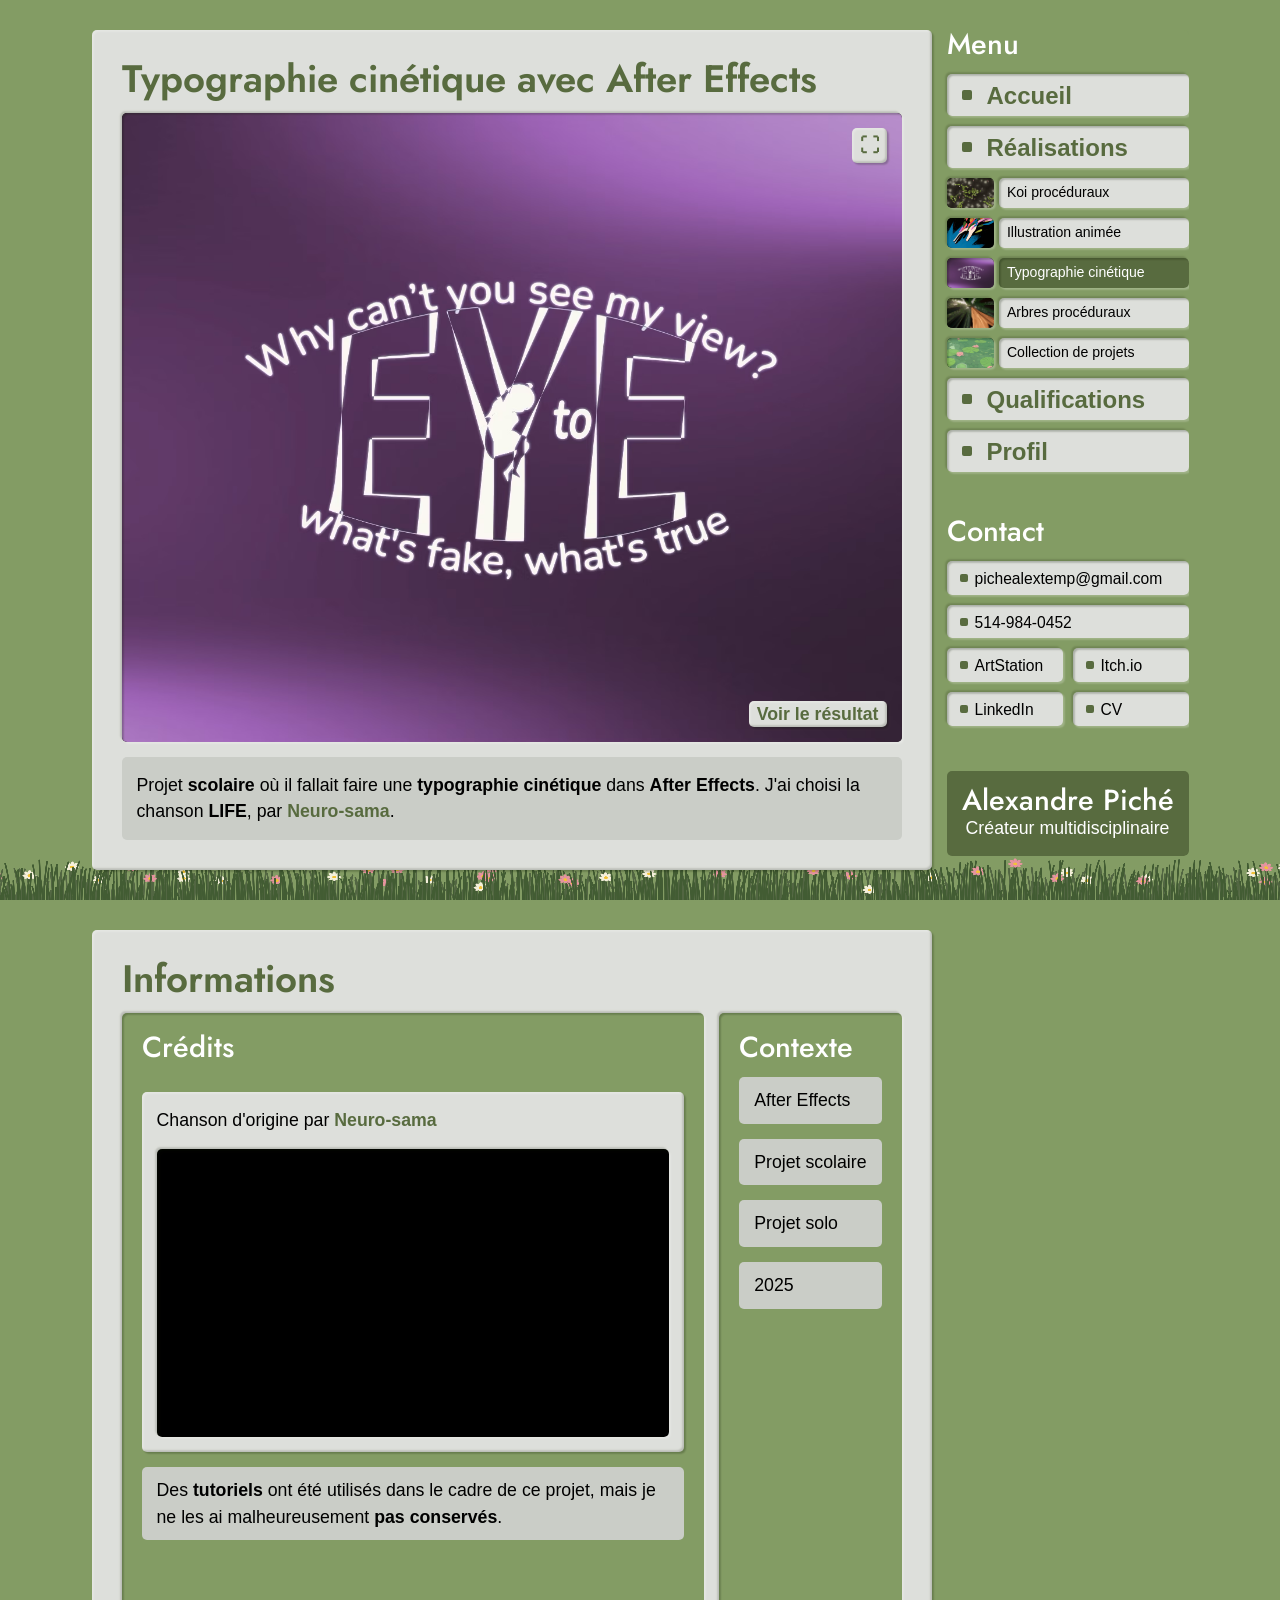
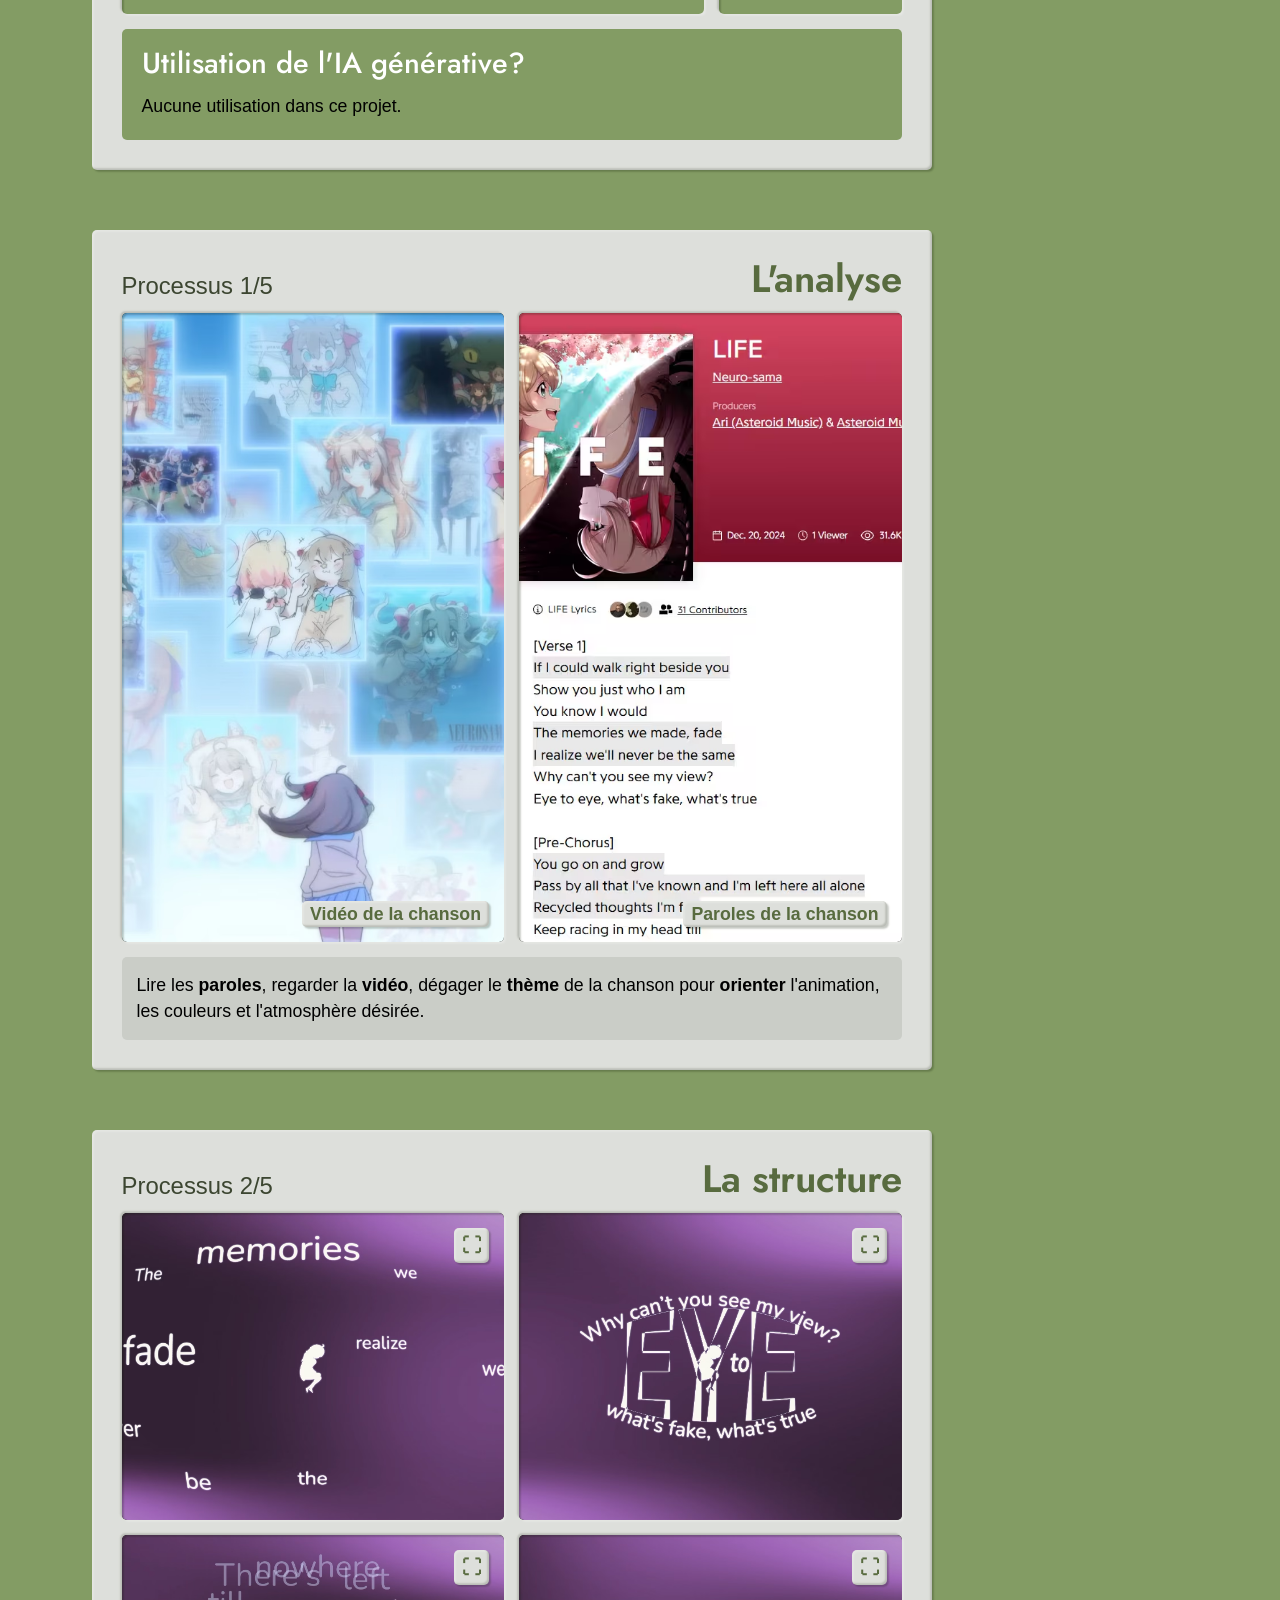
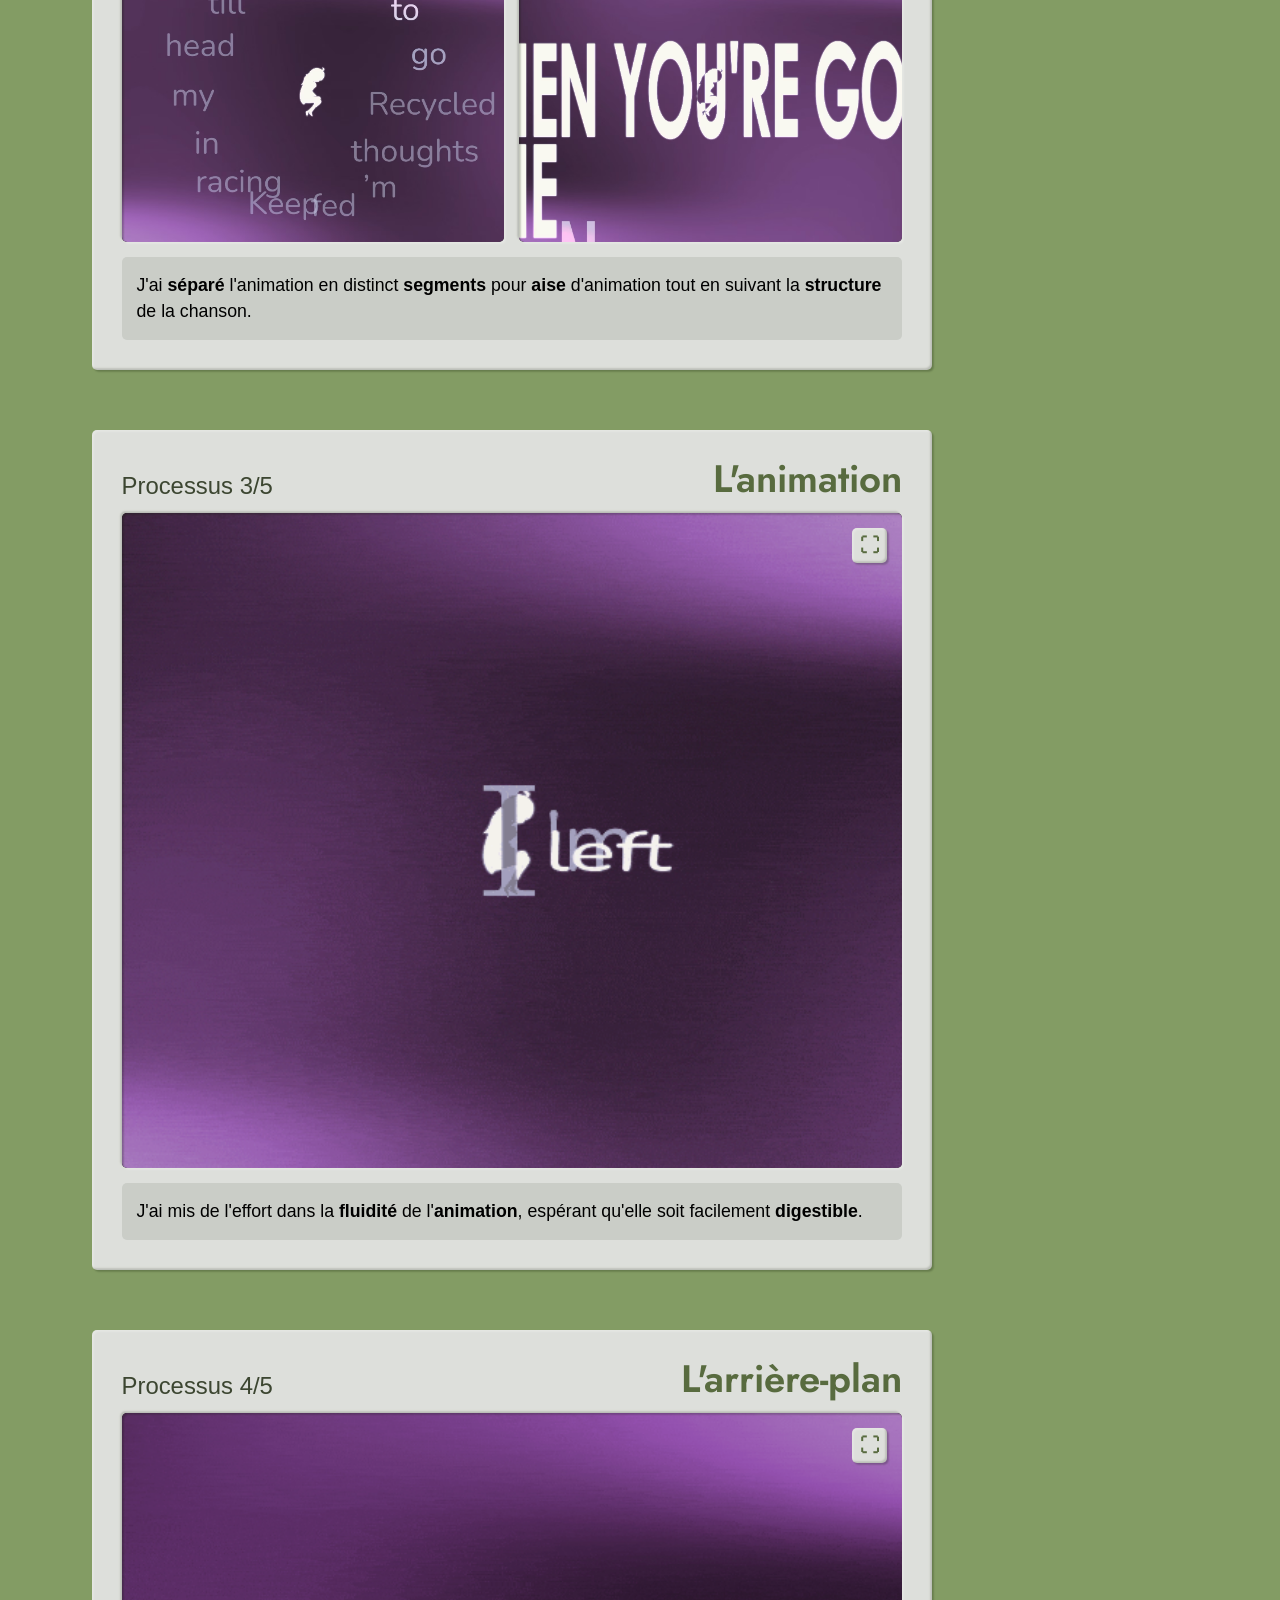
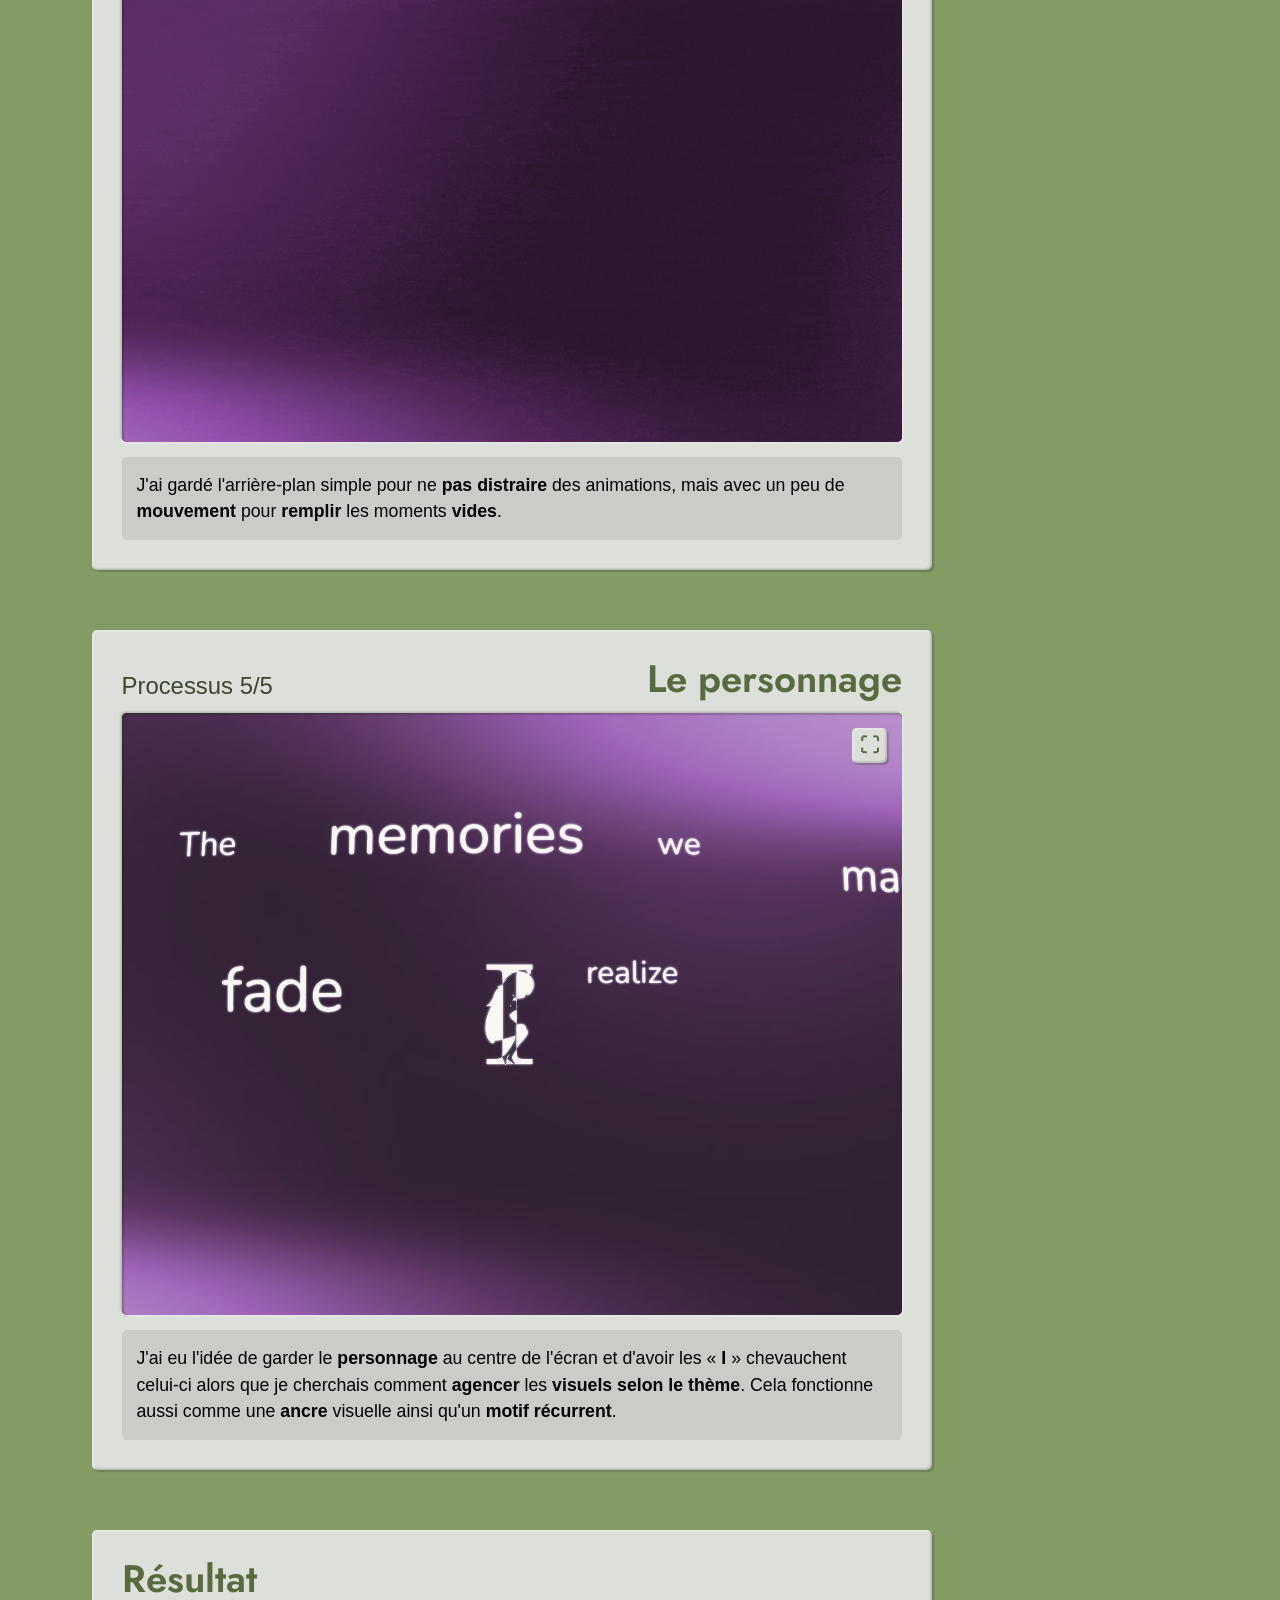
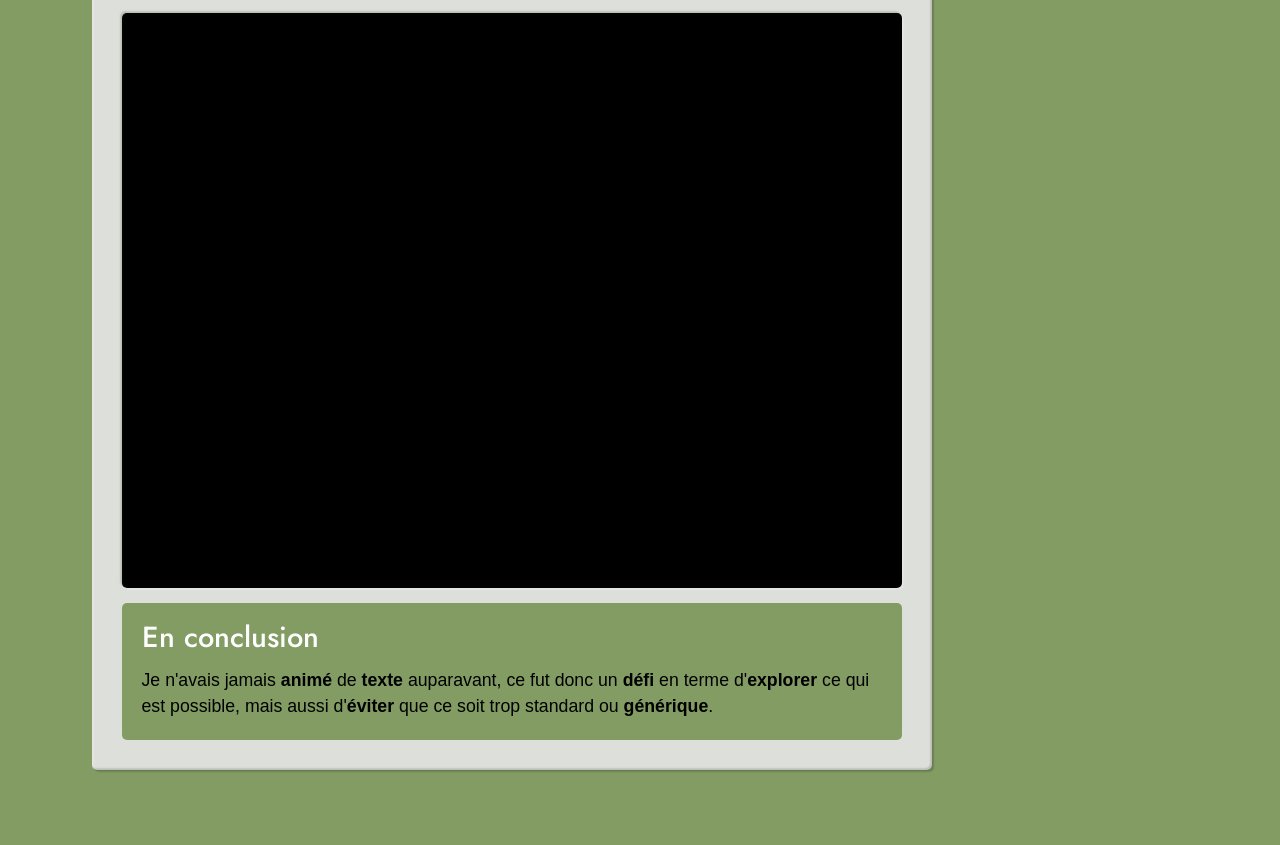
<file: 03_typo.html>
<!DOCTYPE html>
<html lang="fr">

<head>
    <meta charset="utf-8" />
    <meta name="viewport" content="width=device-width, initial-scale=1.0" />
    <meta name="description" content="Portfolio d'Alexandre Piché : 3D, programmation et shaders pour des visuels vivants et créatifs.">

    <link rel="shortcut icon" href="./assets/favicon.ico" type="image/x-icon">
    <title>Alexandre Piché | Portfolio</title>

    <link rel="stylesheet" href="styles/main.css" />
    <script src="scripts/main.js" defer></script>

    <!-- Google tag (gtag.js) -->
    <script async src="https://www.googletagmanager.com/gtag/js?id=G-7ZGXEPT9YJ"></script>
    <script>
        window.dataLayer = window.dataLayer || [];

        function gtag() {
            dataLayer.push(arguments);
        }
        gtag('js', new Date());

        gtag('config', 'G-7ZGXEPT9YJ');
    </script>

</head>

<body>
    <canvas class="behind fixed" data-shader="assets/shaders/grass.frag" data-seed="1"></canvas>

    <div class="container">
        <header class="header">

            <div class="menu-toggle__container">
                <input type="checkbox" id="menu-toggle" name="menu-toggle" />
                <label for="menu-toggle" aria-label="Menu"></label>
            </div>
            <div class="header__content">


                <nav class="nav__main">
                    <h3>Menu</h3>
                    <ul>
                        <li><a href="./index.html#home" class="button">Accueil</a></li>
                        <li><a href="./index.html#projects" class="button">Réalisations</a></li>
                        <li>



                            <ul class="nav__projects">

                                <li>
                                    <a href="./01_koi.html" class="">
                                        <div class="img__container debossed">
                                            <img src="./assets/images/koi/koi.avif" alt="Koi procéduraux">
                                        </div>
                                        <p class="debossed">Koi procéduraux</p>
                                    </a>
                                </li>

                                <li>
                                    <a href="./02_hand.html" class="">
                                        <div class="img__container debossed">
                                            <img src="./assets/images/hand/hand_result.avif" alt="Illustration animée">
                                        </div>
                                        <p class="debossed">Illustration animée</p>
                                    </a>
                                </li>

                                <li>
                                    <a href="./03_typo.html" class="active">
                                        <div class="img__container debossed">
                                            <img src="./assets/images/typo/typo_p2.avif" alt="Typographie cinétique">
                                        </div>
                                        <p class="debossed">Typographie cinétique</p>
                                    </a>
                                </li>

                                <li>
                                    <a href="./04_forest.html" class="">
                                        <div class="img__container debossed">
                                            <img src="./assets/images/forest/forest.avif" alt="Arbres procéduraux">
                                        </div>
                                        <p class="debossed">Arbres procéduraux</p>
                                    </a>
                                </li>

                                <li>
                                    <a href="./05_collection.html" class="">
                                        <div class="img__container debossed">
                                            <img src="./assets/images/collection/lilypads.avif" alt="Collection de projets">
                                        </div>
                                        <p class="debossed">Collection de projets</p>
                                    </a>
                                </li>

                            </ul>

                        </li>
                        <li><a href="./index.html#about" class="button">Qualifications</a></li>
                        <li><a href="./index.html#video" class="button">Profil</a></li>
                    </ul>
                </nav>

                <nav class="nav__links">
                    <h3>Contact</h3>
                    <ul>
                        <li><a class="button" href="mailto:pichealextemp@gmail.com">pichealextemp@gmail.com</a></li>
                        <li><a class="button" href="tel:+15149840452">514-984-0452</a></li>

                        <div class="flex-row">
                            <div class="flex-column grow">

                                <li class="grow"><a class="button" href="https://www.artstation.com/alexandre-piche" target="_blank" rel="noopener">ArtStation</a>
                                </li>


                                <li class="grow"><a class="button" href="https://www.linkedin.com/in/alexandre-pich%C3%A9-bb35a5306/" target="_blank" rel="noopener">LinkedIn</a>
                                </li>

                            </div>

                            <div class="flex-column grow">

                                <li class="grow"><a class="button" href="https://alexandre-piche.itch.io/" target="_blank" rel="noopener">Itch.io</a>
                                </li>

                                <li class="grow"><a class="button" href="assets/cv_alexandre_piche.pdf" target="_blank" rel="noopener noreferrer">CV</a>
                                </li>

                            </div>
                        </div>



                    </ul>
                </nav>

                <div class="surface-sm">
                    <h3>Alexandre Piché</h3>
                    <p>Créateur multidisciplinaire</p>
                </div>

            </div>

        </header>


        <main class="main">



            <section class="square surface embossed flex-column">

                <h2>Typographie cinétique avec After Effects</h2>
                <div class="img__container debossed" data-viewable>
                    <img src="./assets/images/typo/typo_p2.avif" alt="Hero" fetchpriority="high">
                    <p class="legend"><a href="#result">Voir le résultat</a></p>
                </div>

                <div class="surface-sm">
                    <p>Projet <strong>scolaire</strong> où il fallait faire une <strong>typographie cinétique</strong> dans
                        <strong>After Effects</strong>. J'ai choisi la chanson
                        <strong>LIFE</strong>, par <a href="https://www.youtube.com/@Neurosama" target="_blank" rel="noopener noreferrer">Neuro-sama</a>.
                    </p>
                </div>

            </section>

            <section class="square surface sm-adjustable embossed flex-column">

                <h2>Informations</h2>
                <div class="flex-row sm-column grow">
                    <div class="subdivision flex-column grow debossed">
                        <h3>Crédits</h3>
                        <div class="flex-column">
                            <div class="surface flex-column embossed">
                                <p>Chanson d'origine par <a href="https://www.youtube.com/@Neurosama" target="_blank" rel="noopener noreferrer">Neuro-sama</a>
                                </p>
                                <div class="img__container debossed">
                                    <iframe src="https://www.youtube-nocookie.com/embed/MDc1mjrIsPM?si=Y3C_4qLNr2_pWORe" title="YouTube video player" frameborder="0" allow="accelerometer; autoplay; clipboard-write; encrypted-media; gyroscope; picture-in-picture; web-share" referrerpolicy="strict-origin-when-cross-origin" allowfullscreen></iframe>
                                </div>
                            </div>
                            <div class="surface-xs">Des <strong>tutoriels</strong> ont été utilisés dans le cadre de ce projet, mais
                                je ne les ai
                                malheureusement <strong>pas conservés</strong>.</div>
                        </div>
                    </div>
                    <div class="subdivision debossed">
                        <h3>Contexte</h3>
                        <div class="flex-column nowrap">
                            <div class="surface-xs">After Effects</div>
                            <div class="surface-xs">Projet scolaire</div>
                            <div class="surface-xs">Projet solo</div>
                            <div class="surface-xs">2025</div>
                        </div>
                    </div>
                </div>
                <div class="subdivision">
                    <h3>Utilisation de l'IA générative?</h3>
                    <p>Aucune utilisation dans ce projet.</p>
                </div>

            </section>

            <section class="square surface embossed flex-column">

                <div class="flex-row flex-space-between">
                    <p class="subtitle"><span class="sm-hide">Processus </span>1/5</p>
                    <h2>L'analyse</h2>
                </div>
                <div class="flex-row sm-column grow">
                    <div class="img__container debossed grow">
                        <img src="./assets/images/typo/typo_theme.avif" alt="Capture d'écran de la vidéo">
                        <p class="legend"><a href="https://www.youtube.com/watch?v=MDc1mjrIsPM" target="_blank" rel="noopener noreferrer">Vidéo de la chanson</a></p>
                    </div>
                    <div class="img__container debossed grow">
                        <img src="./assets/images/typo/typo_lyrics.avif" alt="Paroles de la chanson">
                        <p class="legend"><a href="https://genius.com/Neuro-sama-life-lyrics" target="_blank" rel="noopener noreferrer">Paroles de la chanson</a></p>
                    </div>
                </div>

                <div class="surface-sm">
                    <p>Lire les <strong>paroles</strong>, regarder la <strong>vidéo</strong>, dégager le <strong>thème</strong>
                        de la chanson pour <strong>orienter</strong> l'animation, les
                        couleurs et l'atmosphère désirée.</p>
                </div>

            </section>

            <section class="square surface embossed flex-column">

                <div class="flex-row flex-space-between">
                    <p class="subtitle"><span class="sm-hide">Processus </span>2/5</p>
                    <h2>La structure</h2>
                </div>


                <div class="flex-row grow">
                    <div class="img__container debossed grow" data-viewable>
                        <img src="./assets/images/typo/typo_p1.avif" alt="Capture d'écran de l'animation">
                    </div>
                    <div class="img__container debossed grow" data-viewable>
                        <img src="./assets/images/typo/typo_p2.avif" alt="Capture d'écran de l'animation">
                    </div>
                </div>

                <div class="flex-row grow">
                    <div class="img__container debossed grow" data-viewable>
                        <img src="./assets/images/typo/typo_p3.avif" alt="Capture d'écran de l'animation">
                    </div>
                    <div class="img__container debossed grow" data-viewable>
                        <img src="./assets/images/typo/typo_p4.avif" alt="Capture d'écran de l'animation">
                    </div>
                </div>

                <div class="surface-sm">
                    <p>J'ai <strong>séparé</strong> l'animation en distinct <strong>segments</strong> pour <strong>aise</strong>
                        d'animation tout en suivant la <strong>structure</strong> de la
                        chanson.</p>
                </div>

            </section>


            <section class="square surface embossed flex-column">

                <div class="flex-row flex-space-between">
                    <p class="subtitle"><span class="sm-hide">Processus </span>3/5</p>
                    <h2>L'animation</h2>
                </div>

                <div class="img__container debossed grow" data-viewable>
                    <img src="./assets/images/typo/typo_anim.gif" alt="Animation">
                </div>

                <div class="surface-sm">
                    <p>J'ai mis de l'effort dans la <strong>fluidité</strong> de l'<strong>animation</strong>, espérant qu'elle soit
                        facilement <strong>digestible</strong>.</p>
                </div>

            </section>

            <section class="square surface embossed flex-column">

                <div class="flex-row flex-space-between">
                    <p class="subtitle"><span class="sm-hide">Processus </span>4/5</p>
                    <h2>L'arrière-plan</h2>
                </div>

                <div class="img__container debossed grow" data-viewable>
                    <img src="./assets/images/typo/typo_bg.gif" alt="Arrière-plan">
                </div>

                <div class="surface-sm">
                    <p>J'ai gardé l'arrière-plan simple pour ne <strong>pas distraire</strong> des animations, mais avec un peu de
                        <strong>mouvement</strong> pour
                        <strong>remplir</strong> les moments <strong>vides</strong>.
                    </p>
                </div>

            </section>

            <section class="square surface embossed flex-column">

                <div class="flex-row flex-space-between">
                    <p class="subtitle"><span class="sm-hide">Processus </span>5/5</p>
                    <h2>Le personnage</h2>
                </div>

                <div class="img__container debossed grow" data-viewable>
                    <img src="./assets/images/typo/typo_i.avif" alt="I">
                </div>

                <div class="surface-sm">
                    <p>J'ai eu l'idée de garder le <strong>personnage</strong> au centre de l'écran et d'avoir les
                        «<strong> I </strong>» chevauchent celui-ci alors que
                        je cherchais comment <strong>agencer</strong> les <strong>visuels selon le thème</strong>. Cela fonctionne
                        aussi
                        comme une <strong>ancre</strong> visuelle ainsi qu'un
                        <strong>motif récurrent</strong>.
                    </p>
                </div>

            </section>



            <section id="result" class="square surface embossed flex-column">

                <h2>Résultat</h2>

                <div class="img__container debossed grow">
                    <iframe src="https://www.youtube-nocookie.com/embed/1za2TWuBCzs?si=IQP81aZSDrKVdF4o" title="YouTube video player" frameborder="0" allow="accelerometer; autoplay; clipboard-write; encrypted-media; gyroscope; picture-in-picture; web-share" referrerpolicy="strict-origin-when-cross-origin" allowfullscreen></iframe>
                </div>

                <div class="subdivision">
                    <h3>En conclusion</h3>
                    <p>Je n'avais jamais <strong>animé</strong> de <strong>texte</strong> auparavant, ce fut donc un
                        <strong>défi</strong> en terme d'<strong>explorer</strong> ce qui est possible,
                        mais aussi d'<strong>éviter</strong> que ce soit trop standard ou <strong>générique</strong>.
                    </p>
                </div>

            </section>


        </main>
    </div>
</body>

</html>
</file>
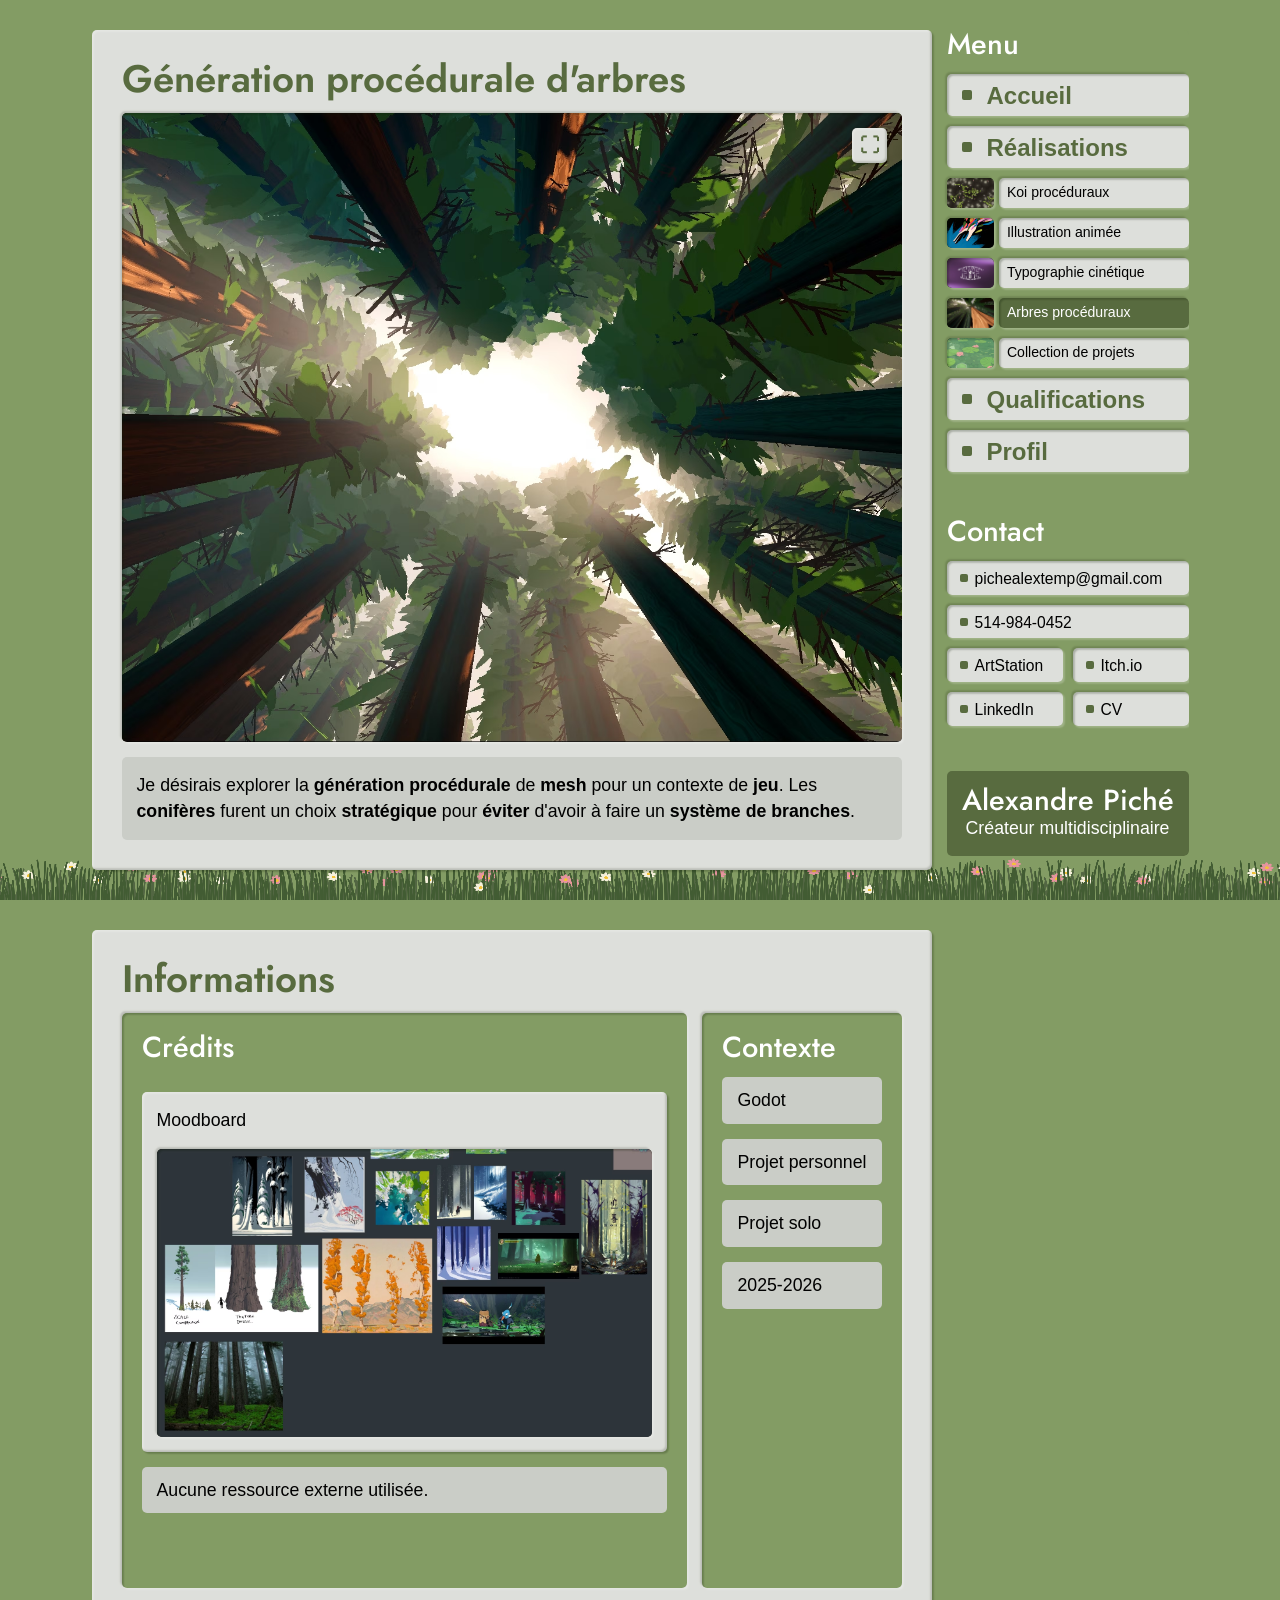
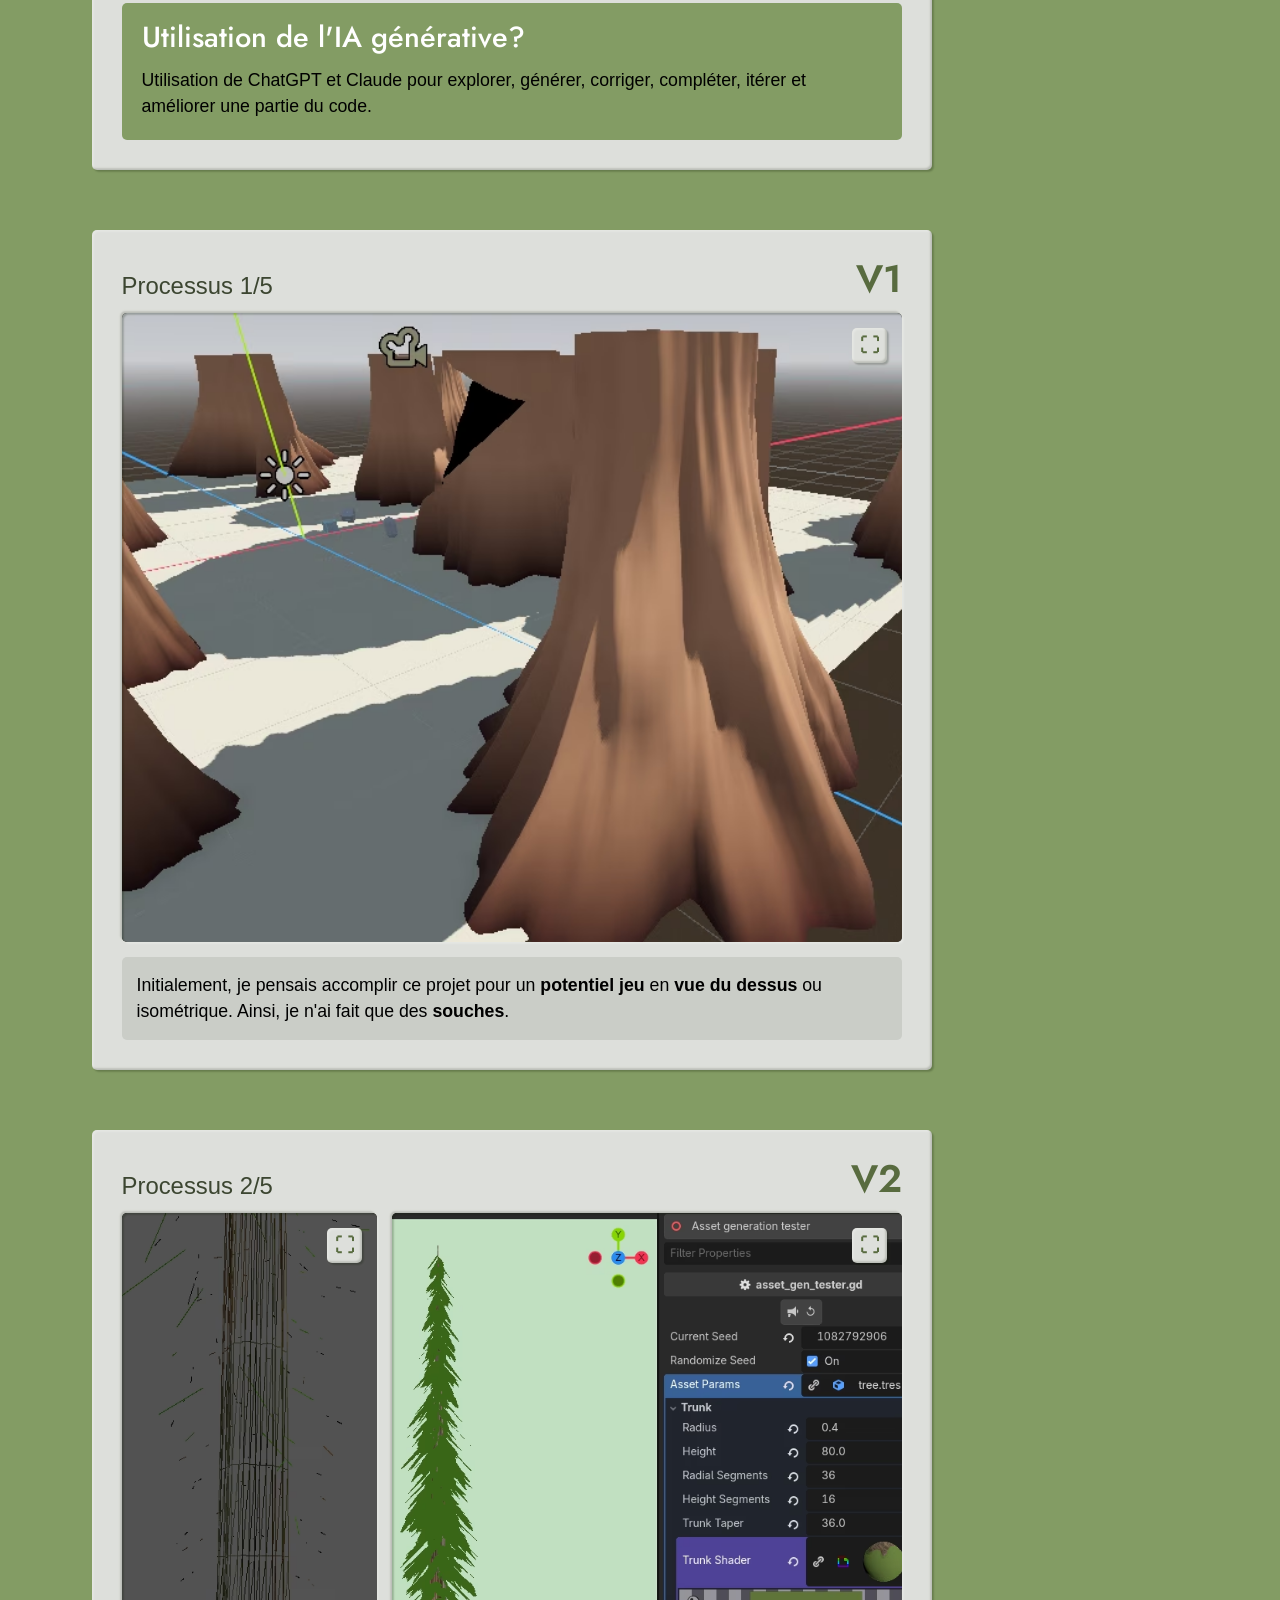
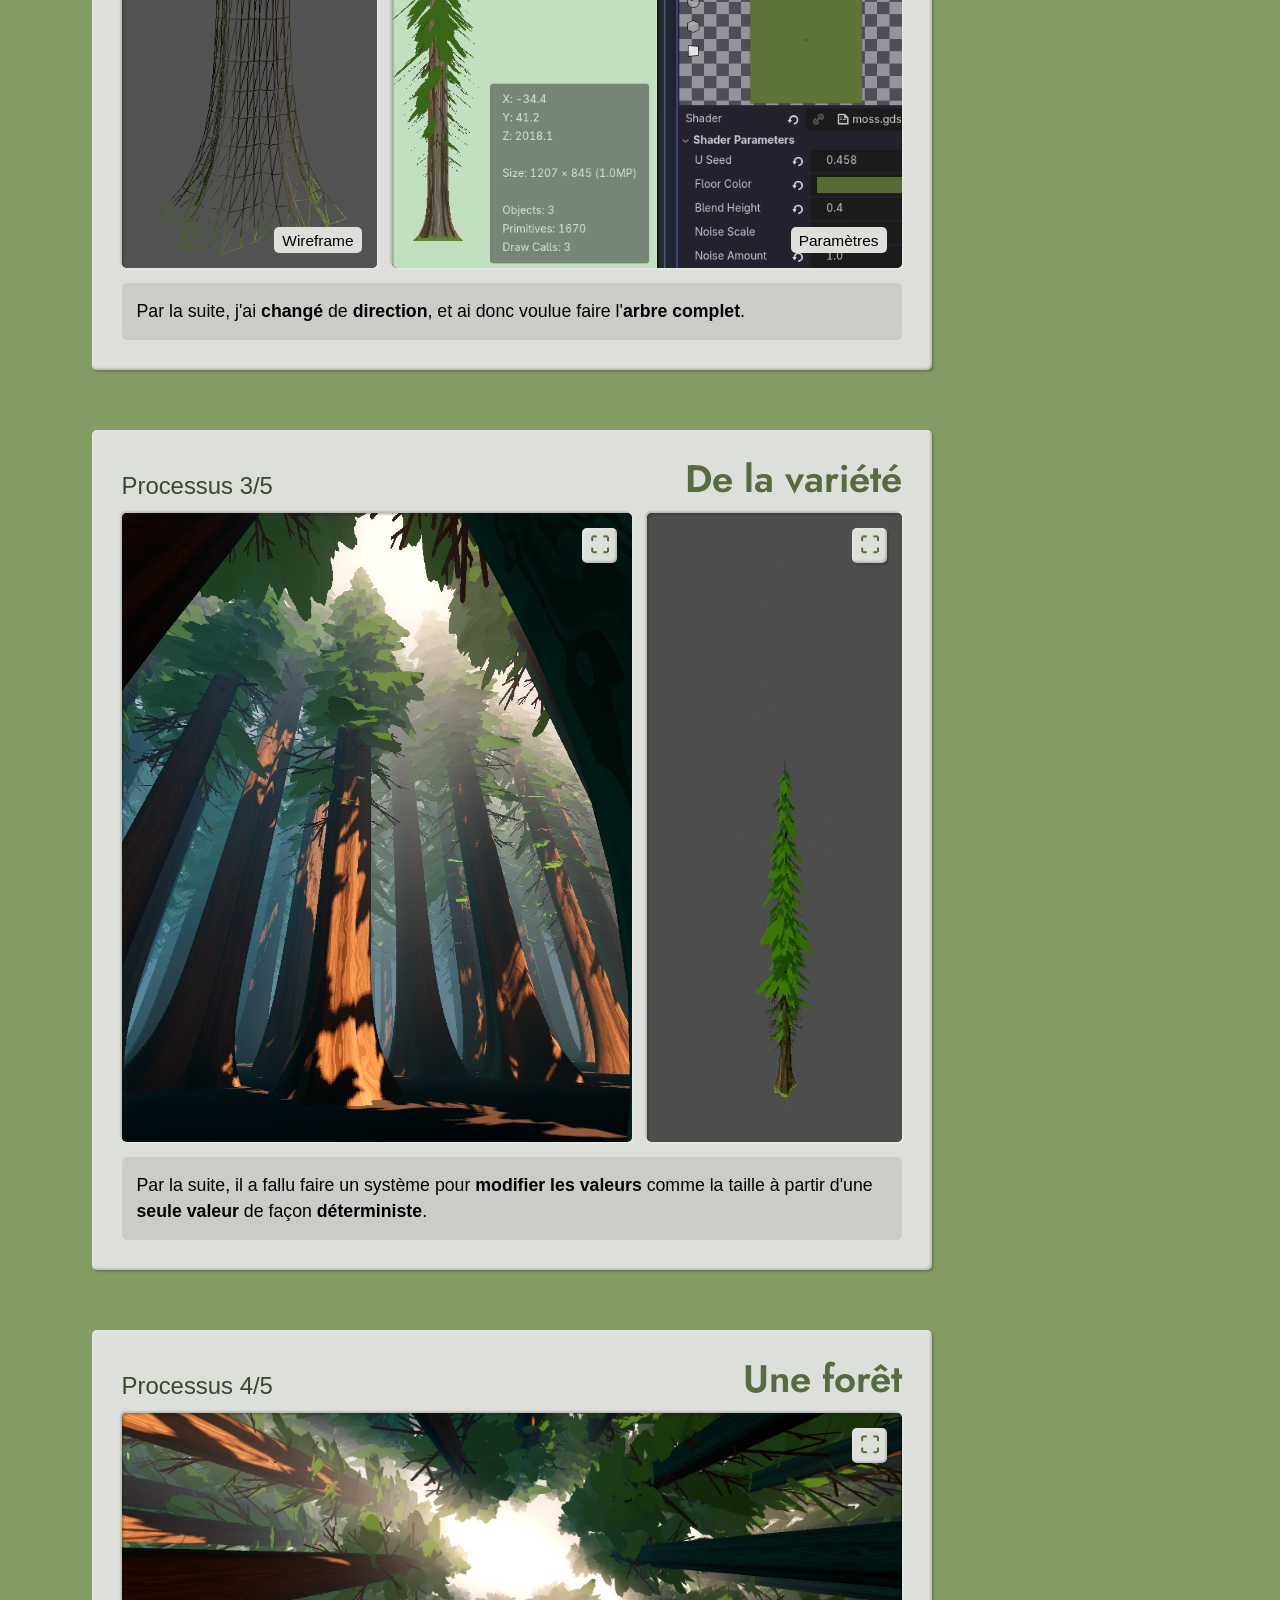
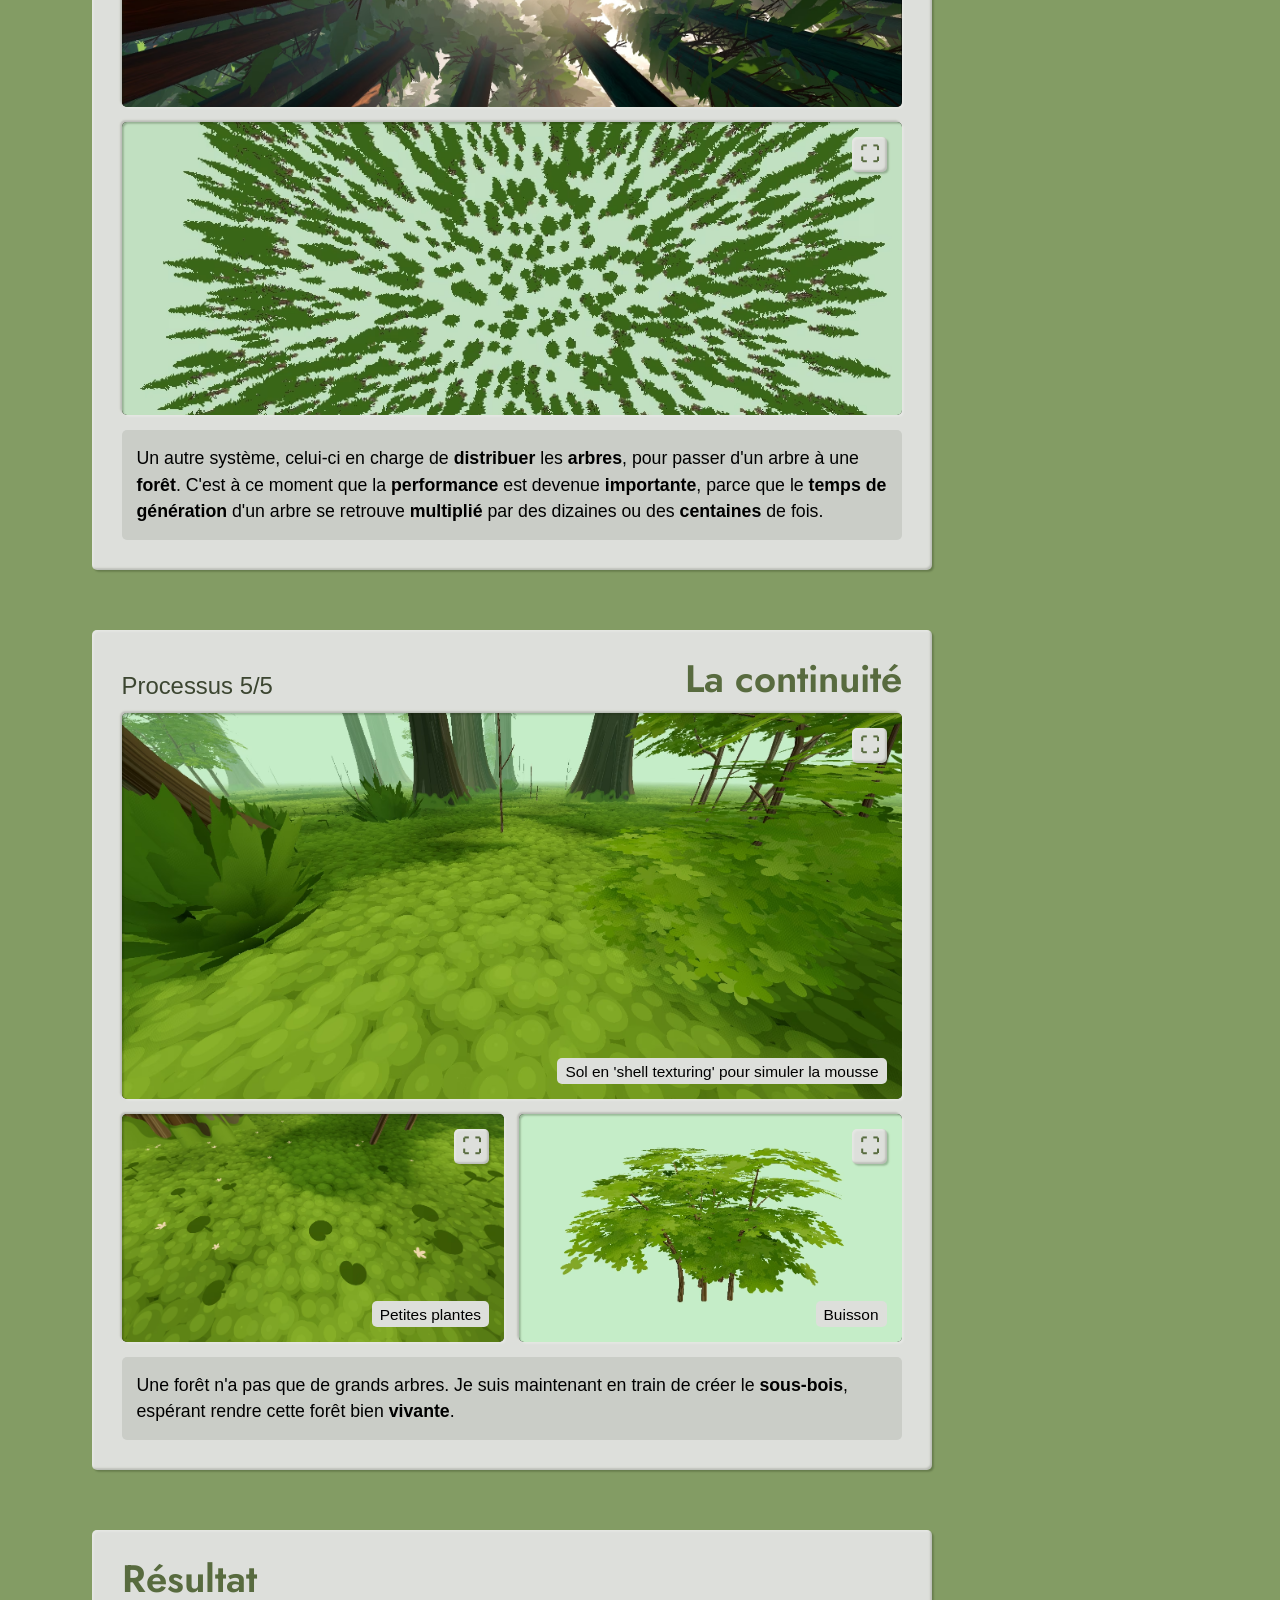
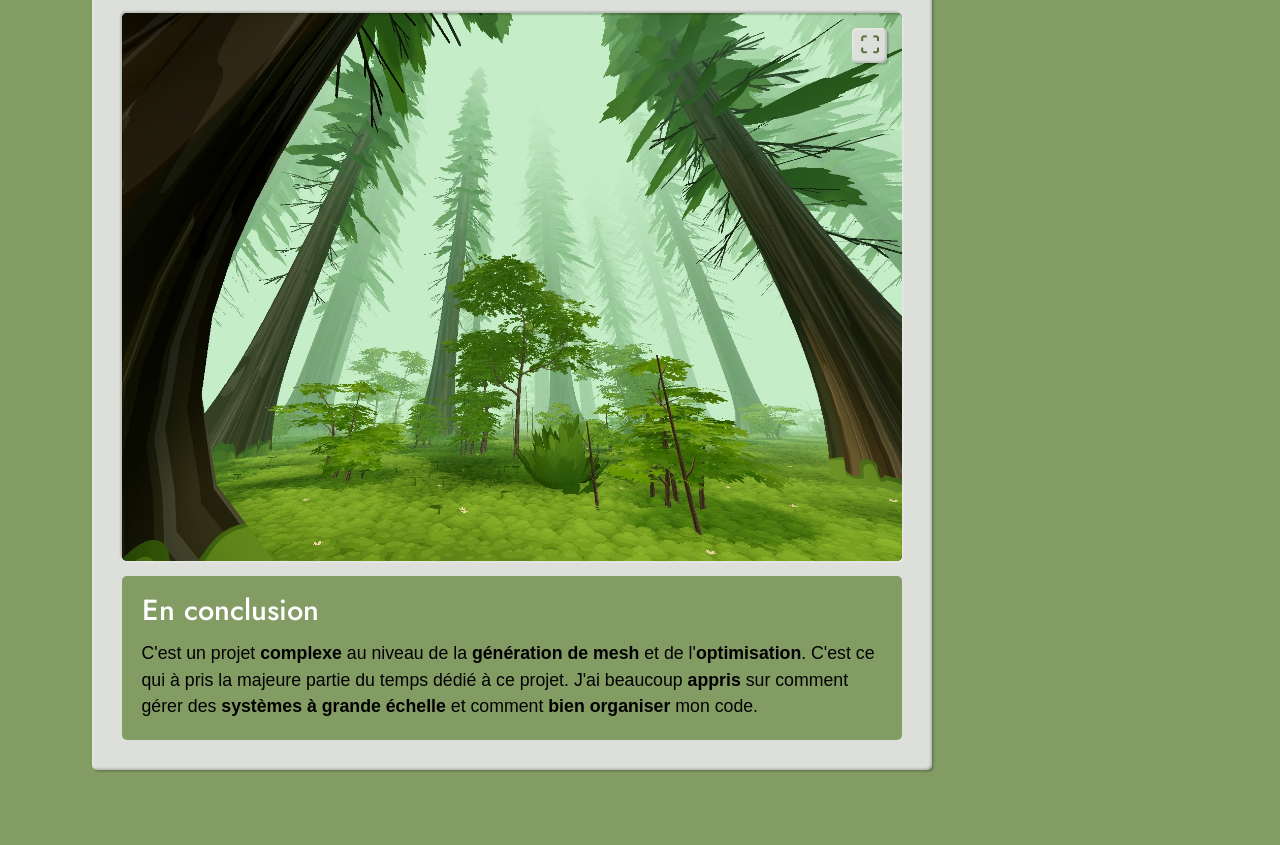
<file: 04_forest.html>
<!DOCTYPE html>
<html lang="fr">

<head>
    <meta charset="utf-8" />
    <meta name="viewport" content="width=device-width, initial-scale=1.0" />
    <meta name="description" content="Portfolio d'Alexandre Piché : 3D, programmation et shaders pour des visuels vivants et créatifs.">

    <link rel="shortcut icon" href="./assets/favicon.ico" type="image/x-icon">
    <title>Alexandre Piché | Portfolio</title>

    <link rel="stylesheet" href="styles/main.css" />
    <script src="scripts/main.js" defer></script>

    <!-- Google tag (gtag.js) -->
    <script async src="https://www.googletagmanager.com/gtag/js?id=G-7ZGXEPT9YJ"></script>
    <script>
        window.dataLayer = window.dataLayer || [];

        function gtag() {
            dataLayer.push(arguments);
        }
        gtag('js', new Date());

        gtag('config', 'G-7ZGXEPT9YJ');
    </script>

</head>

<body>
    <canvas class="behind fixed" data-shader="assets/shaders/grass.frag" data-seed="1"></canvas>

    <div class="container">
        <header class="header">

            <div class="menu-toggle__container">
                <input type="checkbox" id="menu-toggle" name="menu-toggle" />
                <label for="menu-toggle" aria-label="Menu"></label>
            </div>
            <div class="header__content">


                <nav class="nav__main">
                    <h3>Menu</h3>
                    <ul>
                        <li><a href="./index.html#home" class="button">Accueil</a></li>
                        <li><a href="./index.html#projects" class="button">Réalisations</a></li>
                        <li>



                            <ul class="nav__projects">

                                <li>
                                    <a href="./01_koi.html" class="">
                                        <div class="img__container debossed">
                                            <img src="./assets/images/koi/koi.avif" alt="Koi procéduraux">
                                        </div>
                                        <p class="debossed">Koi procéduraux</p>
                                    </a>
                                </li>

                                <li>
                                    <a href="./02_hand.html" class="">
                                        <div class="img__container debossed">
                                            <img src="./assets/images/hand/hand_result.avif" alt="Illustration animée">
                                        </div>
                                        <p class="debossed">Illustration animée</p>
                                    </a>
                                </li>

                                <li>
                                    <a href="./03_typo.html" class="">
                                        <div class="img__container debossed">
                                            <img src="./assets/images/typo/typo_p2.avif" alt="Typographie cinétique">
                                        </div>
                                        <p class="debossed">Typographie cinétique</p>
                                    </a>
                                </li>

                                <li>
                                    <a href="./04_forest.html" class="active">
                                        <div class="img__container debossed">
                                            <img src="./assets/images/forest/forest.avif" alt="Arbres procéduraux">
                                        </div>
                                        <p class="debossed">Arbres procéduraux</p>
                                    </a>
                                </li>

                                <li>
                                    <a href="./05_collection.html" class="">
                                        <div class="img__container debossed">
                                            <img src="./assets/images/collection/lilypads.avif" alt="Collection de projets">
                                        </div>
                                        <p class="debossed">Collection de projets</p>
                                    </a>
                                </li>

                            </ul>

                        </li>
                        <li><a href="./index.html#about" class="button">Qualifications</a></li>
                        <li><a href="./index.html#video" class="button">Profil</a></li>
                    </ul>
                </nav>

                <nav class="nav__links">
                    <h3>Contact</h3>
                    <ul>
                        <li><a class="button" href="mailto:pichealextemp@gmail.com">pichealextemp@gmail.com</a></li>
                        <li><a class="button" href="tel:+15149840452">514-984-0452</a></li>

                        <div class="flex-row">
                            <div class="flex-column grow">

                                <li class="grow"><a class="button" href="https://www.artstation.com/alexandre-piche" target="_blank" rel="noopener">ArtStation</a>
                                </li>


                                <li class="grow"><a class="button" href="https://www.linkedin.com/in/alexandre-pich%C3%A9-bb35a5306/" target="_blank" rel="noopener">LinkedIn</a>
                                </li>

                            </div>

                            <div class="flex-column grow">

                                <li class="grow"><a class="button" href="https://alexandre-piche.itch.io/" target="_blank" rel="noopener">Itch.io</a>
                                </li>

                                <li class="grow"><a class="button" href="assets/cv_alexandre_piche.pdf" target="_blank" rel="noopener noreferrer">CV</a>
                                </li>

                            </div>
                        </div>



                    </ul>
                </nav>

                <div class="surface-sm">
                    <h3>Alexandre Piché</h3>
                    <p>Créateur multidisciplinaire</p>
                </div>

            </div>

        </header>


        <main class="main">



            <section class="square surface embossed flex-column">

                <h2>Génération procédurale d'arbres</h2>
                <div class="img__container debossed" data-viewable>
                    <img src="./assets/images/forest/forest_forest.avif" alt="Hero" fetchpriority="high">
                </div>

                <div class="surface-sm">
                    <p>Je désirais explorer la <strong>génération procédurale</strong> de <strong>mesh</strong> pour un contexte de
                        <strong>jeu</strong>. Les
                        <strong>conifères</strong> furent un choix
                        <strong>stratégique</strong> pour <strong>éviter</strong> d'avoir à faire un <strong>système de
                            branches</strong>.
                    </p>
                </div>

            </section>

            <section class="square surface sm-adjustable embossed flex-column">

                <h2>Informations</h2>
                <div class="flex-row sm-column grow">
                    <div class="subdivision flex-column debossed">
                        <h3>Crédits</h3>
                        <div class="flex-column">
                            <div class="surface flex-column embossed">
                                <p>Moodboard</p>
                                <div class="img__container debossed">
                                    <img src="./assets/images/forest/forest_moodboard.avif" alt="Moodboard">
                                </div>
                            </div>
                            <div class="surface-xs">Aucune ressource externe utilisée.</div>
                        </div>
                    </div>
                    <div class="subdivision debossed">
                        <h3>Contexte</h3>
                        <div class="flex-column nowrap">
                            <div class="surface-xs">Godot</div>
                            <div class="surface-xs">Projet personnel</div>
                            <div class="surface-xs">Projet solo</div>
                            <div class="surface-xs">2025-2026</div>
                        </div>
                    </div>
                </div>
                <div class="subdivision">
                    <h3>Utilisation de l'IA générative?</h3>
                    <p>Utilisation de ChatGPT et Claude pour explorer, générer, corriger, compléter, itérer et améliorer une partie
                        du code.
                    </p>
                </div>

            </section>

            <section class="square surface embossed flex-column">

                <div class="flex-row flex-space-between">
                    <p class="subtitle"><span class="sm-hide">Processus </span>1/5</p>
                    <h2>V1</h2>
                </div>
                <div class="img__container debossed grow" data-viewable>
                    <img src="./assets/images/forest/forest_v1.avif" alt="V1">
                </div>

                <div class="surface-sm">
                    <p>Initialement, je pensais accomplir ce projet pour un <strong>potentiel jeu</strong> en <strong>vue du
                            dessus</strong> ou
                        isométrique. Ainsi, je
                        n'ai fait que des <strong>souches</strong>.</p>
                </div>

            </section>

            <section class="square surface embossed flex-column">

                <div class="flex-row flex-space-between">
                    <p class="subtitle"><span class="sm-hide">Processus </span>2/5</p>
                    <h2>V2</h2>
                </div>

                <div class="flex-row sm-column grow">
                    <div class="img__container debossed grow" data-viewable>
                        <img src="./assets/images/forest/forest_wireframe.avif" alt="Wireframe">
                        <p class="legend">Wireframe</p>
                    </div>
                    <div class="img__container debossed grow-2" data-viewable>
                        <img src="./assets/images/forest/forest_tree_gen.avif" alt="Paramètres de génération">
                        <p class="legend">Paramètres</p>

                    </div>
                </div>

                <div class="surface-sm">
                    <p>Par la suite, j'ai <strong>changé</strong> de <strong>direction</strong>, et ai donc voulue faire
                        l'<strong>arbre complet</strong>.</p>
                </div>

            </section>


            <section class="square surface embossed flex-column">

                <div class="flex-row flex-space-between">
                    <p class="subtitle"><span class="sm-hide">Processus </span>3/5</p>
                    <h2>De la variété</h2>
                </div>

                <div class="flex-row grow">
                    <div class="img__container debossed grow-2" data-viewable>
                        <img src="./assets/images/forest/forest_variety.avif" alt="Arbres">
                    </div>
                    <div class="img__container debossed grow" data-viewable>
                        <img src="./assets/images/forest/forest_trees.gif" alt="Arbres">
                    </div>
                </div>

                <div class="surface-sm">
                    <p>Par la suite, il a fallu faire un système pour <strong>modifier les valeurs</strong> comme la taille à
                        partir d'une <strong>seule
                            valeur </strong> de façon <strong>déterministe</strong>.</p>
                </div>

            </section>

            <section class="square surface embossed flex-column">

                <div class="flex-row flex-space-between">
                    <p class="subtitle"><span class="sm-hide">Processus </span>4/5</p>
                    <h2>Une forêt</h2>
                </div>

                <div class="flex-column grow">
                    <div class="img__container debossed grow" data-viewable>
                        <img src="./assets/images/forest/forest_forest.avif" alt="Forêt">
                    </div>
                    <div class="img__container debossed grow" data-viewable>
                        <img src="./assets/images/forest/forest_generation.avif" alt="Forêt du dessus">
                    </div>
                </div>

                <div class="surface-sm">
                    <p>Un autre système, celui-ci en charge de <strong>distribuer</strong> les <strong>arbres</strong>, pour passer
                        d'un arbre à une <strong>forêt</strong>. C'est à ce moment que la <strong>performance</strong> est devenue
                        <strong>importante</strong>, parce
                        que le <strong>temps de génération</strong> d'un arbre se retrouve <strong>multiplié</strong> par des
                        dizaines ou des <strong>centaines</strong> de fois.
                    </p>
                </div>

            </section>


            <section class="square surface embossed flex-column">

                <div class="flex-row flex-space-between">
                    <p class="subtitle"><span class="sm-hide">Processus </span>5/5</p>
                    <h2>La continuité</h2>
                </div>

                <div class="img__container debossed grow" data-viewable>
                    <img src="./assets/images/forest/forest_undergrowth.avif" alt="Sous-bois">
                    <p class="legend">Sol en 'shell texturing' pour simuler la mousse</p>
                </div>
                <div class="flex-row">
                    <div class="img__container debossed grow" data-viewable>
                        <img src="./assets/images/forest/forest_small_plants.avif" alt="Petites plantes">
                        <p class="legend">Petites plantes</p>
                    </div>
                    <div class="img__container debossed grow" data-viewable>
                        <img src="./assets/images/forest/forest_bush.avif" alt="Buisson">
                        <p class="legend">Buisson</p>
                    </div>
                </div>

                <div class="surface-sm">
                    <p>Une forêt n'a pas que de grands arbres. Je suis maintenant en train de créer le
                        <strong>sous-bois</strong>, espérant rendre cette forêt bien <strong>vivante</strong>.
                    </p>
                </div>

            </section>



            <section class="square surface embossed flex-column">

                <h2>Résultat</h2>

                <div class="img__container debossed grow" data-viewable>
                    <img src="./assets/images/forest/forest_result.avif" alt="Résultat">
                </div>

                <div class="subdivision">
                    <h3>En conclusion</h3>
                    <p>C'est un projet <strong>complexe</strong> au niveau de la <strong>génération de mesh</strong> et de
                        l'<strong>optimisation</strong>. C'est ce qui à pris la
                        majeure partie du temps dédié à ce projet. J'ai beaucoup <strong>appris</strong> sur comment gérer des
                        <strong>systèmes à grande échelle</strong> et
                        comment <strong>bien organiser</strong> mon code.
                    </p>
                </div>

            </section>

        </main>
    </div>
</body>

</html>
</file>
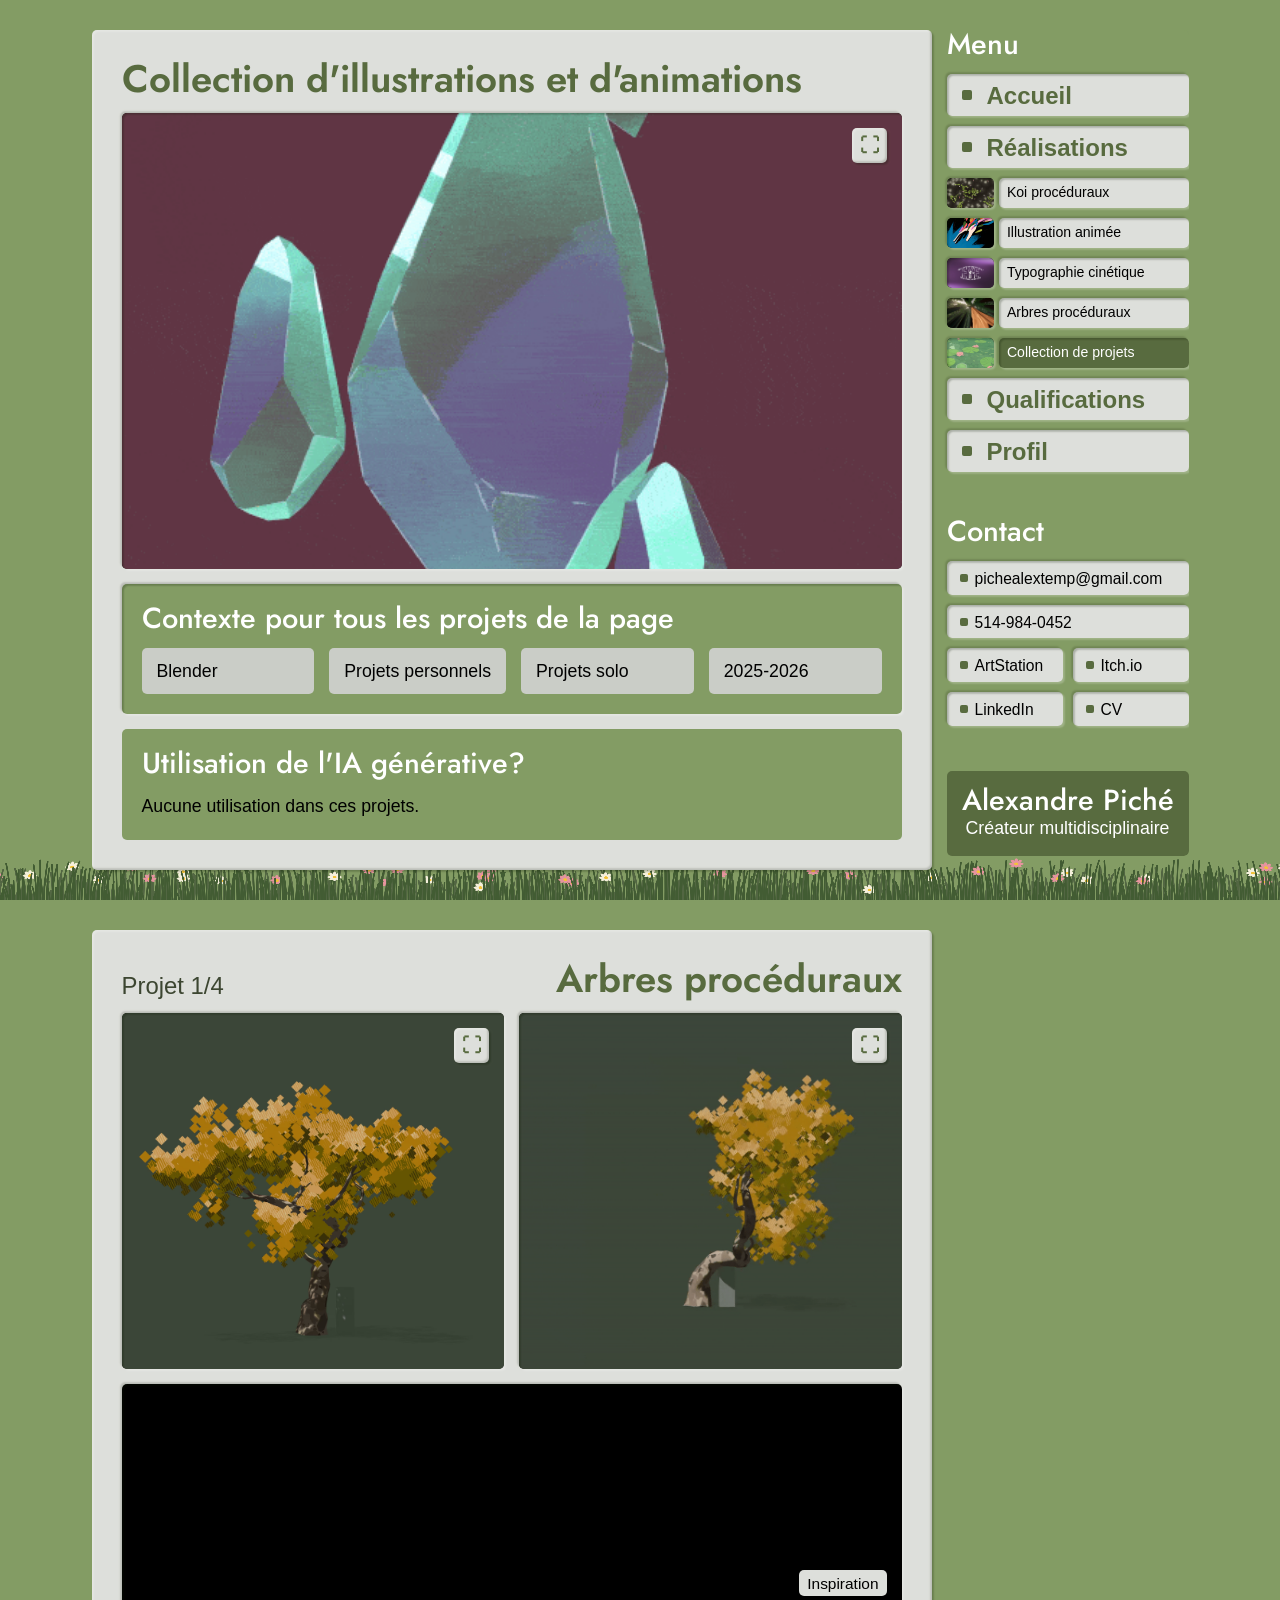
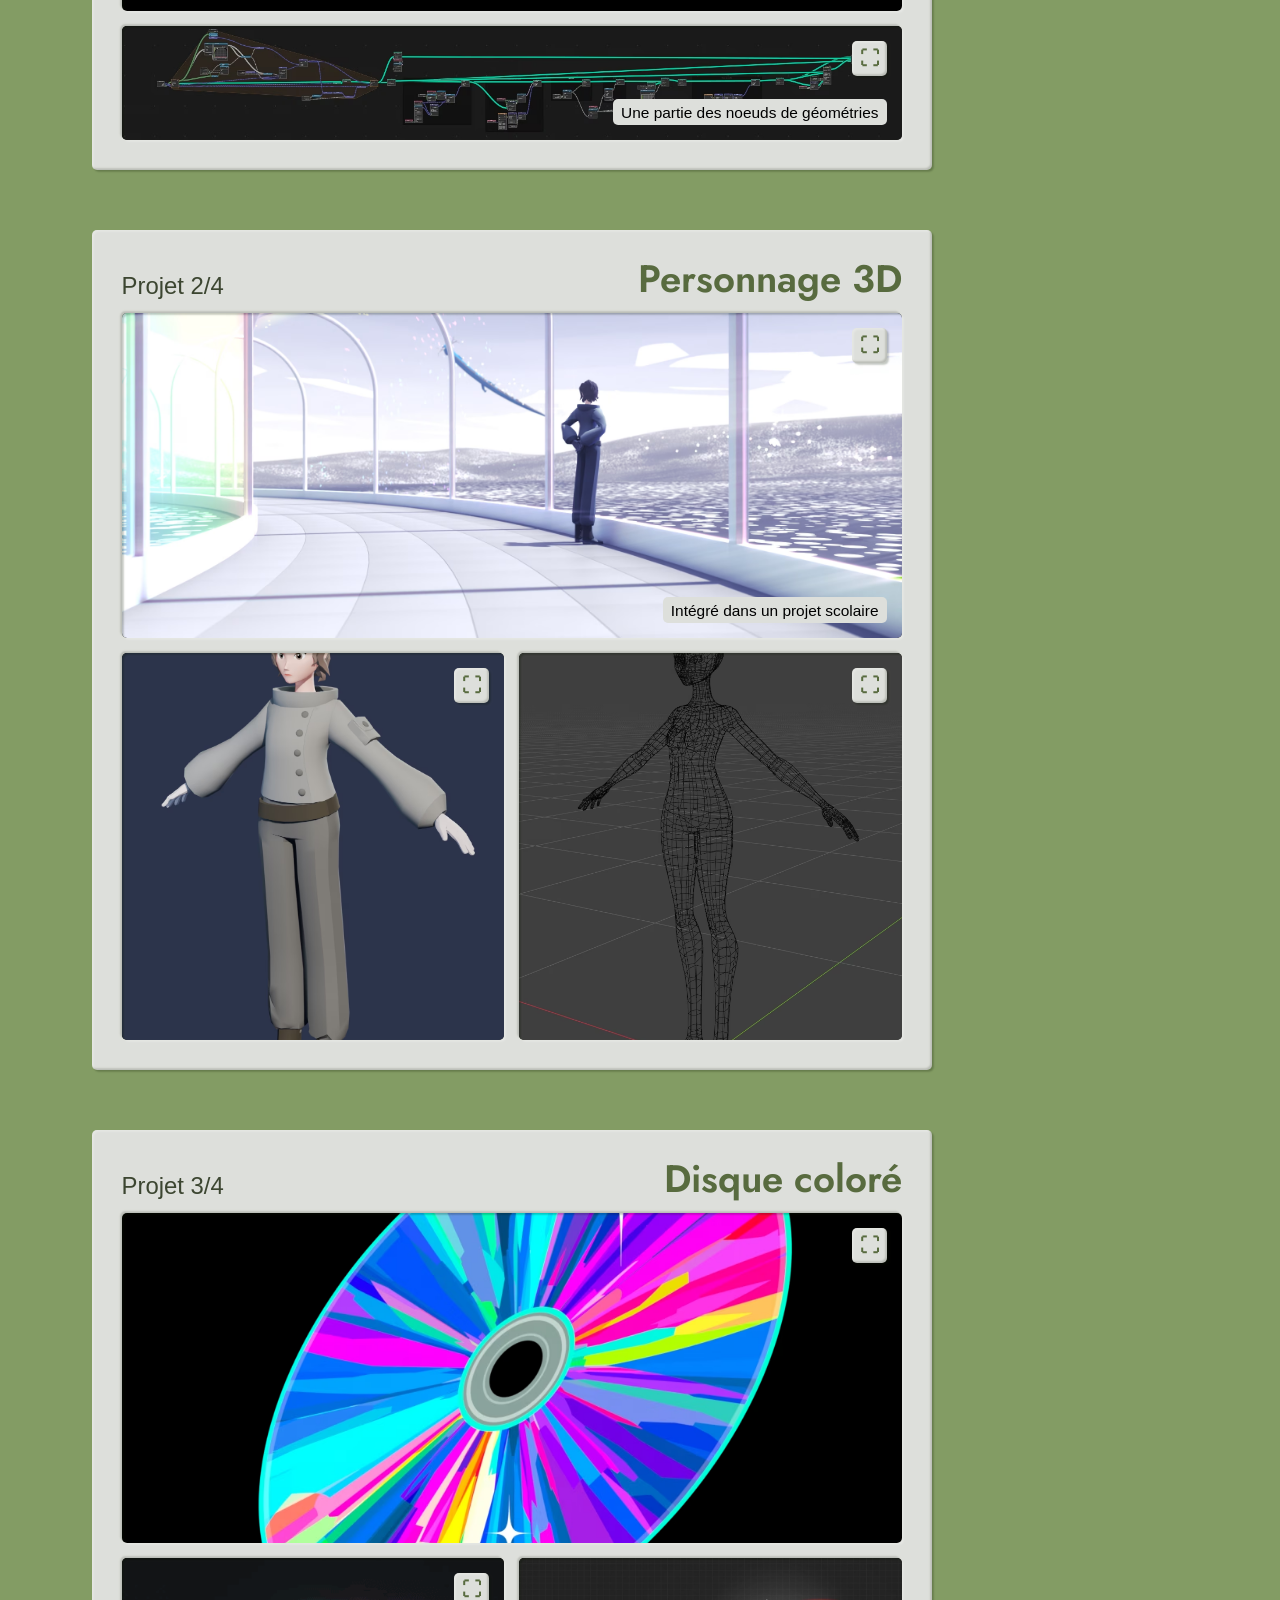
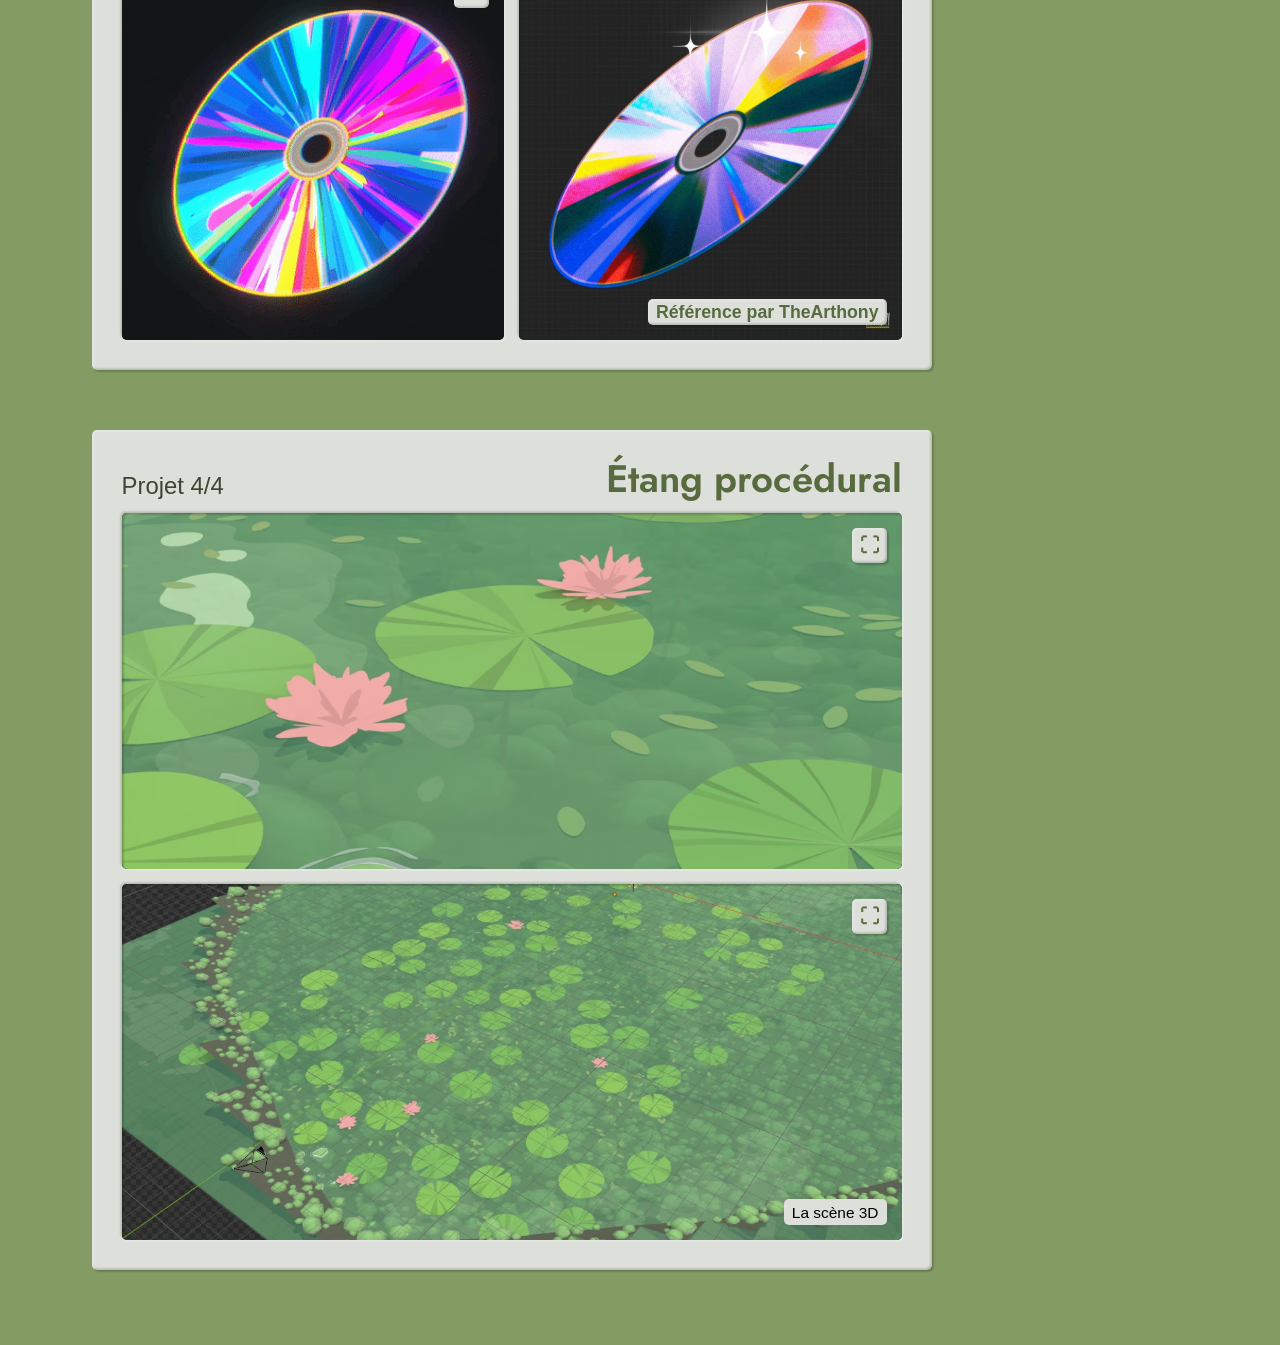
<file: 05_collection.html>
<!DOCTYPE html>
<html lang="fr">

<head>
    <meta charset="utf-8" />
    <meta name="viewport" content="width=device-width, initial-scale=1.0" />
    <meta name="description" content="Portfolio d'Alexandre Piché : 3D, programmation et shaders pour des visuels vivants et créatifs.">

    <link rel="shortcut icon" href="./assets/favicon.ico" type="image/x-icon">
    <title>Alexandre Piché | Portfolio</title>

    <link rel="stylesheet" href="styles/main.css" />
    <script src="scripts/main.js" defer></script>

    <!-- Google tag (gtag.js) -->
    <script async src="https://www.googletagmanager.com/gtag/js?id=G-7ZGXEPT9YJ"></script>
    <script>
        window.dataLayer = window.dataLayer || [];

        function gtag() {
            dataLayer.push(arguments);
        }
        gtag('js', new Date());

        gtag('config', 'G-7ZGXEPT9YJ');
    </script>

</head>

<body>
    <canvas class="behind fixed" data-shader="assets/shaders/grass.frag" data-seed="1"></canvas>

    <div class="container">
        <header class="header">

            <div class="menu-toggle__container">
                <input type="checkbox" id="menu-toggle" name="menu-toggle" />
                <label for="menu-toggle" aria-label="Menu"></label>
            </div>
            <div class="header__content">


                <nav class="nav__main">
                    <h3>Menu</h3>
                    <ul>
                        <li><a href="./index.html#home" class="button">Accueil</a></li>
                        <li><a href="./index.html#projects" class="button">Réalisations</a></li>
                        <li>



                            <ul class="nav__projects">

                                <li>
                                    <a href="./01_koi.html" class="">
                                        <div class="img__container debossed">
                                            <img src="./assets/images/koi/koi.avif" alt="Koi procéduraux">
                                        </div>
                                        <p class="debossed">Koi procéduraux</p>
                                    </a>
                                </li>

                                <li>
                                    <a href="./02_hand.html" class="">
                                        <div class="img__container debossed">
                                            <img src="./assets/images/hand/hand_result.avif" alt="Illustration animée">
                                        </div>
                                        <p class="debossed">Illustration animée</p>
                                    </a>
                                </li>

                                <li>
                                    <a href="./03_typo.html" class="">
                                        <div class="img__container debossed">
                                            <img src="./assets/images/typo/typo_p2.avif" alt="Typographie cinétique">
                                        </div>
                                        <p class="debossed">Typographie cinétique</p>
                                    </a>
                                </li>

                                <li>
                                    <a href="./04_forest.html" class="">
                                        <div class="img__container debossed">
                                            <img src="./assets/images/forest/forest.avif" alt="Arbres procéduraux">
                                        </div>
                                        <p class="debossed">Arbres procéduraux</p>
                                    </a>
                                </li>

                                <li>
                                    <a href="./05_collection.html" class="active">
                                        <div class="img__container debossed">
                                            <img src="./assets/images/collection/lilypads.avif" alt="Collection de projets">
                                        </div>
                                        <p class="debossed">Collection de projets</p>
                                    </a>
                                </li>

                            </ul>

                        </li>
                        <li><a href="./index.html#about" class="button">Qualifications</a></li>
                        <li><a href="./index.html#video" class="button">Profil</a></li>
                    </ul>
                </nav>

                <nav class="nav__links">
                    <h3>Contact</h3>
                    <ul>
                        <li><a class="button" href="mailto:pichealextemp@gmail.com">pichealextemp@gmail.com</a></li>
                        <li><a class="button" href="tel:+15149840452">514-984-0452</a></li>

                        <div class="flex-row">
                            <div class="flex-column grow">

                                <li class="grow"><a class="button" href="https://www.artstation.com/alexandre-piche" target="_blank" rel="noopener">ArtStation</a>
                                </li>


                                <li class="grow"><a class="button" href="https://www.linkedin.com/in/alexandre-pich%C3%A9-bb35a5306/" target="_blank" rel="noopener">LinkedIn</a>
                                </li>

                            </div>

                            <div class="flex-column grow">

                                <li class="grow"><a class="button" href="https://alexandre-piche.itch.io/" target="_blank" rel="noopener">Itch.io</a>
                                </li>

                                <li class="grow"><a class="button" href="assets/cv_alexandre_piche.pdf" target="_blank" rel="noopener noreferrer">CV</a>
                                </li>

                            </div>
                        </div>



                    </ul>
                </nav>

                <div class="surface-sm">
                    <h3>Alexandre Piché</h3>
                    <p>Créateur multidisciplinaire</p>
                </div>

            </div>

        </header>


        <main class="main">

            <section class="square surface embossed flex-column">

                <div class="flex-row flex-space-between">
                    <h2>Collection d'illustrations et d'animations</h2>
                </div>
                <div class="flex-column grow">
                    <div class="img__container debossed grow" data-viewable>
                        <img src="./assets/images/collection/crystal.gif" alt="Crystaux">
                    </div>

                    <div class="subdivision debossed">
                        <h3>Contexte pour tous les projets de la page</h3>
                        <div class="flex-row sm-column nowrap">
                            <div class="surface-xs grow">Blender</div>
                            <div class="surface-xs grow">Projets personnels</div>
                            <div class="surface-xs grow">Projets solo</div>
                            <div class="surface-xs grow">2025-2026</div>
                        </div>
                    </div>

                    <div class="subdivision">
                        <h3>Utilisation de l'IA générative?</h3>
                        <p>Aucune utilisation dans ces projets.</p>
                    </div>
                </div>

            </section>


            <section class="square surface embossed flex-column">

                <div class="flex-row flex-space-between">
                    <p class="subtitle"><span class="sm-hide">Projet </span>1/4</p>
                    <h2>Arbres procéduraux</h2>
                </div>
                <div class="flex-column grow">

                    <div class="flex-row grow">
                        <div class="img__container grow debossed" data-viewable>
                            <img src="./assets/images/collection/tree_1.avif" alt="Arbre">
                        </div>
                        <div class="img__container grow debossed" data-viewable>
                            <img src="./assets/images/collection/tree.gif" alt="Arbres">
                        </div>
                    </div>

                    <div class="flex-row grow">

                        <div class="flex-column">
                            <div class="img__container debossed grow-2">
                                <iframe src="https://www.youtube-nocookie.com/embed/0D1b8T2A7j4?si=wQ_KpMIjcyRwmdDw" title="YouTube video player" frameborder="0" allow="accelerometer; autoplay; clipboard-write; encrypted-media; gyroscope; picture-in-picture; web-share" referrerpolicy="strict-origin-when-cross-origin" allowfullscreen></iframe>
                                <p class="legend">Inspiration</p>
                            </div>
                            <div class="img__container debossed grow" data-viewable>
                                <img src="./assets/images/collection/tree_geo.avif" alt="">
                                <p class="legend">Une partie des noeuds de géométries</p>
                            </div>
                        </div>

                    </div>


                </div>

            </section>


            <section id="char" class="square surface embossed flex-column">

                <div class="flex-row flex-space-between">
                    <p class="subtitle"><span class="sm-hide">Projet </span>2/4</p>
                    <h2>Personnage 3D</h2>
                </div>
                <div class="flex-row">
                    <div class="img__container debossed grow" data-viewable>
                        <img src="./assets/images/collection/char_scene.avif" alt="Illustration">
                        <p class="legend">Intégré dans un projet scolaire</p>
                    </div>
                </div>
                <div class="flex-column grow">
                    <div class="flex-row grow">
                        <div class="img__container debossed grow" data-viewable>
                            <img src="./assets/images/collection/char_render.avif" alt="Rendu du personnage">
                        </div>
                        <div class="img__container debossed grow" data-viewable>
                            <img src="./assets/images/collection/char_wireframe.avif" alt="Wireframe du personnage">
                        </div>
                    </div>

                </div>


            </section>

            <section class="square surface embossed flex-column">

                <div class="flex-row flex-space-between">
                    <p class="subtitle"><span class="sm-hide">Projet </span>3/4</p>
                    <h2>Disque coloré</h2>
                </div>

                <div class="flex-column grow">

                    <div class="img__container debossed grow" data-viewable>
                        <img src="./assets/images/collection/disk.avif" alt="Illustration de disque">
                    </div>

                    <div class="flex-row">
                        <div class="img__container debossed grow" data-viewable>
                            <img src="./assets/images/collection/disk.gif" alt="Disque animé">
                        </div>
                        <div class="img__container debossed grow">
                            <img src="./assets/images/collection/disk_ref.avif" alt="Référence">
                            <p class="legend"><a href="https://thearthony.com/post/795481452943966208/compact-disc" target="_blank" rel="noopener noreferrer">Référence par TheArthony</a></p>
                        </div>
                    </div>

                </div>

            </section>

            <section class="square surface embossed flex-column">

                <div class="flex-row flex-space-between">
                    <p class="subtitle"><span class="sm-hide">Projet </span>4/4</p>
                    <h2>Étang procédural</h2>
                </div>
                <div class="flex-column grow">

                    <div class="flex-row grow">
                        <div class="img__container grow debossed" data-viewable>
                            <img src="./assets/images/collection/lilypads.avif" alt="Étang procédural">
                        </div>
                    </div>

                    <div class="flex-column grow">
                        <div class="img__container grow debossed" data-viewable>
                            <img src="./assets/images/collection/lilypads_bts.avif" alt="Scène 3D de l'étang">
                            <p class="legend">La scène 3D</p>
                        </div>
                    </div>


                </div>

            </section>



        </main>
    </div>
</body>

</html>
</file>
<file: styles/main.css>
@charset "UTF-8";
@import url("https://fonts.googleapis.com/css2?family=Google+Sans+Flex:opsz,wght,GRAD,ROND@6..144,1..1000,100,100&family=Jost:wght@500..900&display=swap");
/* ==========================================================================
   cover / tools
   ========================================================================== */
/* ==========================================================================
   cover / typo
   ========================================================================== */
/* ==========================================================================
   COLORS / SETTINGS
   ========================================================================== */
:root {
  --hue: 128;
  --color-white: oklch(1 0 0);
  --color-black: oklch(0 0 0);
  --color-primary: oklch(0.5 0.07 var(--hue));
  --color-dark: oklch(0.38 0.038 var(--hue));
  --color-bg: oklch(0.66 0.084 var(--hue));
  --color-bg-2: oklch(0.845 0.01 var(--hue));
  --color-surface: oklch(0.90 0.006 var(--hue));
  --shadow-str: .24;
  --shadow-str-light: calc(var(--shadow-str) * 0.7);
  --color-shadow: oklch(0.17 0.048 var(--hue) / var(--shadow-str));
  --color-shadow-light: oklch(0.17 0.048 var(--hue) / var(--shadow-str-light));
  --color-highlight: oklch(1 0 0 / var(--shadow-str));
  --color-highlight-light: oklch(1 0 0 / var(--shadow-str-light));
}

::-moz-selection {
  color: var(--color-white);
  background-color: var(--color-dark);
}

::selection {
  color: var(--color-white);
  background-color: var(--color-dark);
}

/* ==========================================================================
   DIMENSIONS / SETTINGS
   ========================================================================== */
:root {
  --spacing-1x: 5px;
  --spacing-1x-5: 8px;
  --spacing-2x: 10px;
  --spacing-3x: 15px;
  --spacing-4x: 20px;
  --spacing-6x: 30px;
  --spacing-9x: 45px;
  --spacing-12x: 60px;
  --padding: var(--spacing-6x);
  --padding-2x: calc(var(--padding) * 2);
  --padding-dynamic: var(--padding);
  --gap: var(--spacing-3x);
}
@media (width < 768px) {
  :root {
    --gap: 10px;
  }
}
@media (width < 450px) {
  :root {
    --gap: 7.5px;
  }
}

/*! normalize.css v8.0.1 | MIT License | github.com/necolas/normalize.css */
/* Document
   ========================================================================== */
/**
 * 1. Correct the line height in all browsers.
 * 2. Prevent adjustments of font size after orientation changes in iOS.
 */
html {
  line-height: 1.15; /* 1 */
  -webkit-text-size-adjust: 100%; /* 2 */
}

/* Sections
   ========================================================================== */
/**
 * Remove the margin in all browsers.
 */
body {
  margin: 0;
}

/**
 * Render the `main` element consistently in IE.
 */
main {
  display: block;
}

/**
 * Correct the font size and margin on `h1` elements within `section` and
 * `article` contexts in Chrome, Firefox, and Safari.
 */
h1 {
  font-size: 2em;
  margin: 0.67em 0;
}

/* Grouping content
   ========================================================================== */
/**
 * 1. Add the correct box sizing in Firefox.
 * 2. Show the overflow in Edge and IE.
 */
hr {
  box-sizing: content-box; /* 1 */
  height: 0; /* 1 */
  overflow: visible; /* 2 */
}

/**
 * 1. Correct the inheritance and scaling of font size in all browsers.
 * 2. Correct the odd `em` font sizing in all browsers.
 */
pre {
  font-family: monospace, monospace; /* 1 */
  font-size: 1em; /* 2 */
}

/* Text-level semantics
   ========================================================================== */
/**
 * Remove the gray background on active links in IE 10.
 */
a {
  background-color: transparent;
}

/**
 * 1. Remove the bottom border in Chrome 57-
 * 2. Add the correct text decoration in Chrome, Edge, IE, Opera, and Safari.
 */
abbr[title] {
  border-bottom: none; /* 1 */
  text-decoration: underline; /* 2 */
  -webkit-text-decoration: underline dotted;
          text-decoration: underline dotted; /* 2 */
}

/**
 * Add the correct font weight in Chrome, Edge, and Safari.
 */
b,
strong {
  font-weight: bolder;
}

/**
 * 1. Correct the inheritance and scaling of font size in all browsers.
 * 2. Correct the odd `em` font sizing in all browsers.
 */
code,
kbd,
samp {
  font-family: monospace, monospace; /* 1 */
  font-size: 1em; /* 2 */
}

/**
 * Add the correct font size in all browsers.
 */
small {
  font-size: 80%;
}

/**
 * Prevent `sub` and `sup` elements from affecting the line height in
 * all browsers.
 */
sub,
sup {
  font-size: 75%;
  line-height: 0;
  position: relative;
  vertical-align: baseline;
}

sub {
  bottom: -0.25em;
}

sup {
  top: -0.5em;
}

/* Embedded content
   ========================================================================== */
/**
 * Remove the border on images inside links in IE 10.
 */
img {
  border-style: none;
}

/* Forms
   ========================================================================== */
/**
 * 1. Change the font styles in all browsers.
 * 2. Remove the margin in Firefox and Safari.
 */
button,
input,
optgroup,
select,
textarea {
  font-family: inherit; /* 1 */
  font-size: 100%; /* 1 */
  line-height: 1.15; /* 1 */
  margin: 0; /* 2 */
}

/**
 * Show the overflow in IE.
 * 1. Show the overflow in Edge.
 */
button,
input { /* 1 */
  overflow: visible;
}

/**
 * Remove the inheritance of text transform in Edge, Firefox, and IE.
 * 1. Remove the inheritance of text transform in Firefox.
 */
button,
select { /* 1 */
  text-transform: none;
}

/**
 * Correct the inability to style clickable types in iOS and Safari.
 */
button,
[type=button],
[type=reset],
[type=submit] {
  -webkit-appearance: button;
}

/**
 * Remove the inner border and padding in Firefox.
 */
button::-moz-focus-inner,
[type=button]::-moz-focus-inner,
[type=reset]::-moz-focus-inner,
[type=submit]::-moz-focus-inner {
  border-style: none;
  padding: 0;
}

/**
 * Restore the focus styles unset by the previous rule.
 */
button:-moz-focusring,
[type=button]:-moz-focusring,
[type=reset]:-moz-focusring,
[type=submit]:-moz-focusring {
  outline: 1px dotted ButtonText;
}

/**
 * Correct the padding in Firefox.
 */
fieldset {
  padding: 0.35em 0.75em 0.625em;
}

/**
 * 1. Correct the text wrapping in Edge and IE.
 * 2. Correct the color inheritance from `fieldset` elements in IE.
 * 3. Remove the padding so developers are not caught out when they zero out
 *    `fieldset` elements in all browsers.
 */
legend {
  box-sizing: border-box; /* 1 */
  color: inherit; /* 2 */
  display: table; /* 1 */
  max-width: 100%; /* 1 */
  padding: 0; /* 3 */
  white-space: normal; /* 1 */
}

/**
 * Add the correct vertical alignment in Chrome, Firefox, and Opera.
 */
progress {
  vertical-align: baseline;
}

/**
 * Remove the default vertical scrollbar in IE 10+.
 */
textarea {
  overflow: auto;
}

/**
 * 1. Add the correct box sizing in IE 10.
 * 2. Remove the padding in IE 10.
 */
[type=checkbox],
[type=radio] {
  box-sizing: border-box; /* 1 */
  padding: 0; /* 2 */
}

/**
 * Correct the cursor style of increment and decrement buttons in Chrome.
 */
[type=number]::-webkit-inner-spin-button,
[type=number]::-webkit-outer-spin-button {
  height: auto;
}

/**
 * 1. Correct the odd appearance in Chrome and Safari.
 * 2. Correct the outline style in Safari.
 */
[type=search] {
  -webkit-appearance: textfield; /* 1 */
  outline-offset: -2px; /* 2 */
}

/**
 * Remove the inner padding in Chrome and Safari on macOS.
 */
[type=search]::-webkit-search-decoration {
  -webkit-appearance: none;
}

/**
 * 1. Correct the inability to style clickable types in iOS and Safari.
 * 2. Change font properties to `inherit` in Safari.
 */
::-webkit-file-upload-button {
  -webkit-appearance: button; /* 1 */
  font: inherit; /* 2 */
}

/* Interactive
   ========================================================================== */
/*
 * Add the correct display in Edge, IE 10+, and Firefox.
 */
details {
  display: block;
}

/*
 * Add the correct display in all browsers.
 */
summary {
  display: list-item;
}

/* Misc
   ========================================================================== */
/**
 * Add the correct display in IE 10+.
 */
template {
  display: none;
}

/**
 * Add the correct display in IE 10.
 */
[hidden] {
  display: none;
}

/* ==========================================================================
   RESET / GENERIC
   ========================================================================== */
html {
  box-sizing: border-box;
}

*,
*:before,
*:after {
  box-sizing: inherit;
}

img {
  max-width: 100%;
}

.tt {
  align-items: center;
  color: var(--color-black);
  display: flex;
  height: 100vh;
  font: 800 75px/1.5 helvetica, sans-serif;
  justify-content: center;
  position: fixed;
  left: 0;
  margin: 0;
  top: 0;
  width: 100vw;
}

html {
  scroll-behavior: smooth;
}

html,
body {
  overscroll-behavior-y: none;
}

/* ==========================================================================
   BODY / ELEMENT
   Le body permet d'initialiser les propriétés générales de la page.
   Les éléments de la page vont hérités des propriétés inscrite dans body
   ========================================================================== */
body {
  font-family: var(--font-primary);
  font-size: var(--font-size-content);
  color: var(--color-black);
  background-color: var(--color-bg);
}

/* ==========================================================================
   HEADINGS / ELEMENT
   ========================================================================== */
:root {
  --font-primary: "Google Sans Flex", sans-serif;
  --font-secondary: 'Jost', sans-serif;
}

h1,
h2,
h3,
h4,
h5,
h6 {
  font-family: var(--font-secondary);
  line-height: 1;
  margin: 0;
}

h1 {
  color: var(--color-primary);
  font-size: clamp(2.19rem, 3.65vw + 1.09rem, 4.38rem);
  font-weight: 800;
  letter-spacing: 6%;
  text-transform: uppercase;
  margin: 0;
}

h2 {
  color: var(--color-primary);
  font-size: clamp(1.88rem, 1.04vw + 1.56rem, 2.5rem);
  font-family: var(--font-secondary);
  font-weight: 600;
  letter-spacing: 1%;
}

h1,
h2 {
  max-width: calc(100% - var(--spacing-12x) - var(--spacing-3x));
}

h3 {
  color: var(--color-white);
  font-size: clamp(1.5rem, 0.63vw + 1.31rem, 1.88rem);
  font-family: var(--font-secondary);
  font-weight: 500;
  letter-spacing: 1%;
  margin-bottom: var(--gap);
}

a,
li,
div,
span,
p {
  margin: 0;
  color: var(--color-black);
  font-size: clamp(1rem, 0.21vw + 0.94rem, 1.13rem);
  letter-spacing: 1%;
  font-weight: 500;
  line-height: 1.5;
}

.subtitle > *,
.subtitle {
  font-size: clamp(1.13rem, 0.73vw + 0.91rem, 1.56rem);
  color: var(--color-dark);
  font-weight: 400;
  letter-spacing: 12%;
  text-transform: capitalize;
  line-height: 1;
}

.project_title {
  font-size: clamp(1rem, 0.83vw + 0.75rem, 1.5rem);
  font-weight: 700;
  color: var(--color-black);
  line-height: 1.2;
}

.small {
  font-size: clamp(0.88rem, 0.42vw + 0.75rem, 1.13rem);
}

/* ==========================================================================
   LINKS / ELEMENTS
   Style de base de tous les liens et bouton du site
   ========================================================================== */
a {
  font-weight: 600;
  letter-spacing: 5%;
  line-height: 1;
  transition: color 0.1s ease-out, background-color 0.1s ease-out;
}

a::before,
a * {
  transition: color 0.1s ease-out, background-color 0.1s ease-out;
}

.link:hover {
  color: var(--color-primary);
}

p.legend:has(> a),
.button {
  color: var(--color-primary);
  background-color: var(--color-surface);
  text-decoration: none;
}
p.legend:has(> a):hover,
.button:hover {
  background-color: var(--color-white);
  color: var(--color-bg);
}
p.legend:has(> a):hover::before,
.button:hover::before {
  background-color: var(--color-bg);
}

.button.active {
  background-color: var(--color-primary);
  color: var(--color-white);
}
.button.active::before {
  background-color: var(--color-white);
}

div > a,
p > a {
  text-decoration: none;
  color: var(--color-primary);
}

/* ==========================================================================
   WRAPPER / ELEMENT
   ========================================================================== */
.wrapper {
  max-width: 1024px;
  width: calc(100% - var(--spacing-md));
  margin: 0 auto;
}

ul {
  padding: 0;
  margin: 0;
  list-style-type: none;
  display: flex;
  flex-direction: column;
  gap: var(--spacing-1x);
}

:not(nav) > ul li {
  --square-size: var(--spacing-1x-5);
  padding-left: calc(var(--square-size) + var(--spacing-2x));
  position: relative;
}
:not(nav) > ul li::before {
  content: "";
  left: 0;
  top: 50%;
  transform: translateY(-50%);
  position: absolute;
  width: var(--square-size);
  height: var(--square-size);
  background-color: var(--color-primary);
  border-radius: 2px;
}
:not(nav) > ul li:has(a)::before {
  display: none;
}

@media (width < 768px) {
  ul {
    gap: 0;
  }
}
.container {
  padding: var(--padding-dynamic);
  display: flex;
  justify-content: center;
}

.main {
  max-width: calc(100svh - var(--padding-2x));
  width: 100%;
  display: flex;
  flex-direction: column;
  gap: var(--padding-2x);
}
.main > section:last-child {
  margin-bottom: var(--spacing-9x);
}

.square {
  flex-grow: 0;
  flex-shrink: 0;
  height: calc(100vh - var(--padding-2x));
  height: calc(100svh - var(--padding-2x));
  width: 100%;
  display: flex;
  flex-direction: column;
  scroll-margin-top: var(--padding);
}

.surface {
  padding: var(--spacing-6x);
  background-color: var(--color-surface);
}
.surface .surface {
  padding: var(--spacing-3x);
}

.surface-sm {
  padding: var(--spacing-3x);
  background-color: var(--color-bg-2);
}

.surface-xs {
  padding: var(--spacing-2x) var(--spacing-3x);
  background-color: var(--color-bg-2);
}

.subdivision {
  background-color: var(--color-bg);
  padding: var(--spacing-4x);
  min-height: 0;
}

.visit {
  pointer-events: none;
  font-size: clamp(1rem, 0.42vw + 0.88rem, 1.25rem);
  font-weight: 600;
  color: var(--color-black);
  background-color: var(--color-surface);
  padding: var(--spacing-1x) var(--spacing-2x);
  aspect-ratio: 1;
  width: -moz-fit-content;
  width: fit-content;
  position: absolute !important;
  bottom: var(--spacing-3x);
  right: var(--spacing-3x);
  line-height: 1;
  transition: all 0.1s ease-out;
}

@media (width < 768px), (height < 768px) {
  .container {
    --padding-dynamic: 0;
  }
  .square {
    height: 100vh;
    height: 100svh;
    scroll-margin-top: initial;
  }
  .subdivision {
    padding: var(--spacing-3x);
  }
  .sm-hide {
    display: none;
  }
}
@media (height < 768px) {
  .container {
    --padding-dynamic: 0;
  }
  .main {
    max-width: 100vw;
  }
  .square {
    height: 100vh;
    height: 100svh;
    scroll-margin-top: initial;
    width: 100vw;
  }
  .subdivision {
    padding: var(--spacing-3x);
  }
  .sm-hide {
    display: none;
  }
}
#a404 {
  height: -moz-fit-content !important;
  height: fit-content !important;
  flex-grow: 0;
}
#a404 h1 {
  color: var(--color-white);
}

.flex-column {
  display: flex;
  flex-direction: column;
  gap: var(--gap);
  min-height: 0;
}

.flex-row {
  display: flex;
  flex-direction: row;
  gap: var(--gap);
  min-width: 0;
}

.grow {
  flex: 1;
  min-height: 0;
}

.grow-2,
.img__container.grow-2 {
  flex: 2;
}

.flex-space-between {
  justify-content: space-between;
  align-items: end;
}

@media (width < 768px) {
  .sm-column {
    flex-direction: column;
  }
  .sm-row {
    flex-direction: row;
  }
  .sm-adjustable {
    height: -moz-fit-content;
    height: fit-content;
  }
}
.nowrap {
  text-wrap: nowrap;
}

@media (height < 900px) {
  .short-row {
    flex-direction: row;
  }
}
header {
  order: 1;
}

.header__content {
  background-color: var(--color-bg);
  top: var(--spacing-6x);
  position: sticky;
  display: flex;
  flex-direction: column;
  gap: var(--spacing-9x);
  overflow-y: scroll;
  padding-left: var(--spacing-3x);
}
.header__content::-webkit-scrollbar-thumb {
  background-color: blue;
  border-radius: red;
}
.header__content::-webkit-scrollbar-track {
  background-color: transparent;
}
.header__content::-webkit-scrollbar {
  width: 0;
  height: 0;
  background-color: transparent;
}

.nav__links,
.nav__main {
  --square-size: var(--spacing-2x);
}
.nav__links ul,
.nav__main ul {
  pointer-events: initial;
  gap: var(--spacing-2x);
}
.nav__links a::before,
.nav__main a::before {
  content: "";
  top: 50%;
  left: var(--spacing-3x);
  transform: translateY(-50%);
  position: absolute;
  display: inline-block;
  width: var(--square-size);
  height: var(--square-size);
  background-color: var(--color-primary);
  border-radius: 2px;
}
.nav__links a,
.nav__main a {
  display: block;
  padding: var(--spacing-2x) var(--spacing-3x) var(--spacing-1x-5) calc(var(--square-size) + var(--spacing-6x));
  font-size: 1.5rem;
  text-wrap: nowrap;
}
.nav__links a.current,
.nav__main a.current {
  color: var(--color-bg);
  background-color: var(--color-primary);
}
.nav__links a.current::before,
.nav__main a.current::before {
  background-color: var(--color-bg);
}
.nav__links a.current::after,
.nav__main a.current::after {
  display: none;
}

.nav__links a {
  color: var(--color-black);
  font-size: clamp(0.88rem, 0.21vw + 0.81rem, 1rem);
  font-weight: 500;
  --square-size: var(--spacing-1x-5);
  padding-left: calc(var(--square-size) + var(--spacing-4x));
}
.nav__links a:hover {
  color: var(--color-primary);
}
.nav__links a::before {
  left: calc(var(--square-size) + var(--spacing-1x));
  background-color: var(--color-primary);
}

.header .surface-sm {
  background-color: var(--color-primary);
  text-align: center;
}
.header .surface-sm h3 {
  margin-bottom: 0;
}
.header .surface-sm p {
  color: var(--color-white);
  font-weight: 100;
  letter-spacing: 6%;
}

.menu-toggle__container {
  display: none;
  position: fixed;
  top: var(--spacing-6x);
  right: var(--spacing-6x);
  z-index: 20;
}
.menu-toggle__container input {
  position: absolute;
  z-index: -1;
  opacity: 0;
}
.menu-toggle__container input:focus-visible + label::after {
  outline: 2px solid var(--color-white);
  outline-offset: 4px;
}
.menu-toggle__container label::after {
  display: block;
  content: "Menu";
  background-color: var(--color-primary);
  color: var(--color-white);
  border-radius: var(--border-radius);
  box-shadow: var(--embossed);
  padding: 0 var(--spacing-2x);
  font-size: clamp(1rem, 0.42vw + 0.88rem, 1.25rem);
  transition: all 0.1s ease-out;
}
.menu-toggle__container label:hover::after {
  cursor: pointer;
  background-color: var(--color-white);
  color: var(--color-bg);
}
.menu-toggle__container input:checked + label::after {
  content: "Fermer";
  box-shadow: var(--debossed);
}
.menu-toggle__container input:checked + label:hover::after {
  box-shadow: var(--embossed);
}

@media (height < 850px), (width < 1024px) {
  .container {
    gap: 0;
  }
  .header__content {
    position: fixed;
    height: 100%;
    top: 0;
    right: 0;
    z-index: 10;
    padding: var(--padding);
    box-shadow: 0 0 var(--spacing-9x) 0 var(--color-shadow), var(--embossed);
    transition: transform 0.08s ease-in;
  }
  .menu-toggle__container {
    display: block;
  }
  header:has(.menu-toggle__container input:not(:checked)) .header__content {
    transform: translateX(100%);
  }
}
@media (width < 350px) {
  .header__content {
    width: 100%;
  }
}
li:has(> .nav__projects) {
  contain: inline-size;
}

.nav__projects li {
  padding: 0;
}
.nav__projects .img__container {
  aspect-ratio: 16/9;
  height: 100%;
  width: 100%;
  min-height: 0;
  min-width: 0;
}
.nav__projects a {
  display: grid;
  grid-template-columns: 1fr 4fr;
  gap: var(--spacing-1x);
  align-items: center;
  padding: 0;
  text-decoration: none;
  height: var(--spacing-6x);
}
.nav__projects a::before {
  display: none;
}
.nav__projects p {
  display: flex;
  align-items: center;
  font-size: 0.88rem;
  background-color: var(--color-surface);
  border-radius: var(--border-radius);
  width: 100%;
  height: 100%;
  padding: 0 var(--spacing-1x-5);
}
.nav__projects p:hover {
  background-color: var(--color-white);
  color: var(--color-bg);
}
.nav__projects a.active p {
  background-color: var(--color-primary);
  color: var(--color-white);
}

.header__content .flex-column,
.header__content .flex-row {
  gap: var(--spacing-2x);
}

.img__container {
  flex-grow: 1;
  min-height: 0;
  min-width: 0;
  display: flex;
  background-color: var(--color-black);
}
.img__container p.surface {
  position: absolute;
  top: var(--spacing-6x);
  right: var(--spacing-6x);
  padding: var(--spacing-2x) var(--spacing-3x);
  width: -moz-fit-content;
  width: fit-content;
  max-width: 50%;
}
.img__container p.legend {
  position: absolute;
  width: -moz-fit-content;
  width: fit-content;
  max-width: calc(100% - var(--spacing-6x));
  font-size: clamp(0.75rem, 0.42vw + 0.63rem, 1rem);
  bottom: var(--spacing-3x);
  right: var(--spacing-3x);
  padding: 2px var(--spacing-1x-5) 1px;
  background-color: var(--color-surface);
  border-radius: var(--border-radius);
}
.img__container .image-viewer__link {
  position: absolute;
  top: var(--spacing-3x);
  right: var(--spacing-3x);
  color: var(--color-primary);
  font-size: clamp(1rem, 0.42vw + 0.88rem, 1.25rem);
  font-weight: 600;
  background-color: var(--color-surface);
  padding: 0 var(--spacing-1x-5);
  aspect-ratio: 1;
  width: -moz-fit-content;
  width: fit-content;
  display: flex;
  flex-direction: column;
  align-items: center;
  justify-content: center;
}
.img__container .image-viewer__link:hover {
  background-color: var(--color-white);
  color: var(--color-bg);
}
.img__container .image-viewer__link:hover::before {
  background-color: var(--color-bg);
}

@media (width < 768px) {
  .img__container p.surface {
    max-width: calc(100% - var(--spacing-6x) * 2);
  }
}
img {
  display: block;
  width: 100%;
  height: 100%;
  -o-object-fit: cover;
     object-fit: cover;
}

.software__container {
  display: flex;
  gap: var(--gap);
}
.software__container div {
  flex-grow: 1;
  aspect-ratio: 1;
  background-color: var(--color-bg-2);
  display: flex;
  justify-content: center;
  align-items: center;
  padding: var(--spacing-2x);
}

.about img {
  -o-object-position: 30% 10%;
     object-position: 30% 10%;
}

@media (width < 768px) {
  .software__container div {
    padding: var(--spacing-1x);
  }
}
.projects a {
  text-decoration: none;
}
.projects .subdivision {
  padding: var(--spacing-3x);
  background-color: var(--color-bg-2);
  gap: var(--spacing-1x);
}

.project {
  display: grid;
  grid-template-columns: 1.5fr 3fr;
  gap: var(--gap);
  min-width: 0;
  min-height: 0;
  background-color: transparent;
}
.project .img__container img {
  aspect-ratio: 16/9;
}
.project:hover * {
  color: var(--color-primary);
}
.project:hover .visit {
  background-color: var(--color-white);
}

.tags {
  display: flex;
  gap: var(--spacing-2x);
  flex-wrap: wrap;
}
.tags span {
  font-weight: 400;
  color: var(--color-black);
  padding: 0 var(--spacing-1x-5);
  background-color: var(--color-surface);
  border-radius: var(--border-radius);
  font-size: clamp(0.88rem, 0.21vw + 0.81rem, 1rem);
}

@media (width < 768px) {
  .tags span {
    display: none;
  }
  .project_title {
    font-weight: 600;
  }
  .project {
    grid-template-columns: 1fr 1fr;
  }
  .subdivision {
    gap: 0;
  }
}
.hide {
  position: absolute;
  opacity: 0;
}

section.contact {
  gap: var(--spacing-9x);
}

.contact > div {
  width: 100%;
  display: flex;
  flex-direction: column;
  padding: var(--spacing-9x);
  background-color: var(--color-surface);
}
.contact > div:first-of-type {
  flex-grow: 1;
}

iframe {
  border-radius: inherit;
  width: 100%;
  aspect-ratio: 16/9;
}

canvas[data-shader] {
  position: absolute;
  top: 0;
  left: 0;
  width: 100%;
  height: 100%;
  border-radius: inherit;
  opacity: 0;
  transition: opacity 0s;
}
canvas[data-shader][data-state=ready] {
  opacity: 1;
}

*:has(> canvas[data-state=error]) {
  background-color: var(--color-bg);
}

*:has(> .behind) {
  position: relative;
  isolation: isolate;
}

.behind {
  z-index: -1;
}

canvas.fixed {
  --h: 6svh;
  position: fixed;
  left: 0;
  right: 0;
  top: auto;
  bottom: 0;
  width: 100%;
  height: var(--h);
}

:root {
  --border-radius: var(--spacing-1x);
  --aaa: 1.75px;
  --bbb: calc(-1 * var(--aaa));
  --daa: calc(1.5 * var(--aaa));
  --dbb: calc(-1.5 * var(--aaa));
  --embossed:
      inset var(--bbb) var(--bbb) var(--aaa) 0 var(--color-shadow-light),
      inset var(--aaa) var(--aaa) var(--aaa) 0 var(--color-highlight),
      var(--aaa) var(--aaa) var(--aaa) 0 var(--color-shadow),
      var(--bbb) var(--bbb) var(--aaa) 0 transparent,
      var(--aaa) var(--aaa) var(--aaa) 0 transparent,
      inset var(--aaa) var(--aaa) var(--aaa) 0 transparent;
  --debossed:
      inset var(--bbb) var(--bbb) var(--aaa) 0 transparent,
      inset var(--aaa) var(--aaa) var(--aaa) 0 transparent,
      var(--aaa) var(--aaa) var(--aaa) 0 transparent,
      var(--bbb) var(--bbb) var(--aaa) 0 var(--color-shadow-light),
      var(--aaa) var(--aaa) var(--aaa) 0 var(--color-highlight),
      inset var(--aaa) var(--aaa) var(--aaa) 0 var(--color-shadow);
}

.subdivision,
a,
a::after,
.surface,
li,
.img__container::after,
.img__container > img,
div,
section {
  border-radius: var(--border-radius);
}

*::after {
  transition: box-shadow 0.1s ease-out;
}

p.legend:has(> a)::after,
.image-viewer__link::after,
.button:hover::after {
  box-shadow: var(--embossed);
}

.embossed::after {
  box-shadow: var(--embossed);
}

p.legend:has(> a):hover::after,
.image-viewer__link:hover::after,
.button::after,
.debossed::after {
  box-shadow: var(--debossed);
}

a:hover .debossed::after,
.button:hover .debossed::after {
  box-shadow: var(--embossed);
}

a:hover .embossed::after,
.button:hover .embossed::after {
  box-shadow: var(--debossed);
}

p.legend:has(> a),
.image-viewer__link,
.button,
.embossed,
.debossed {
  position: relative;
}
p.legend:has(> a)::after,
.image-viewer__link::after,
.button::after,
.embossed::after,
.debossed::after {
  content: "";
  position: absolute;
  inset: 0;
  pointer-events: none;
  border-radius: var(--border-radius);
}
/*# sourceMappingURL=main.css.map */
</file>
